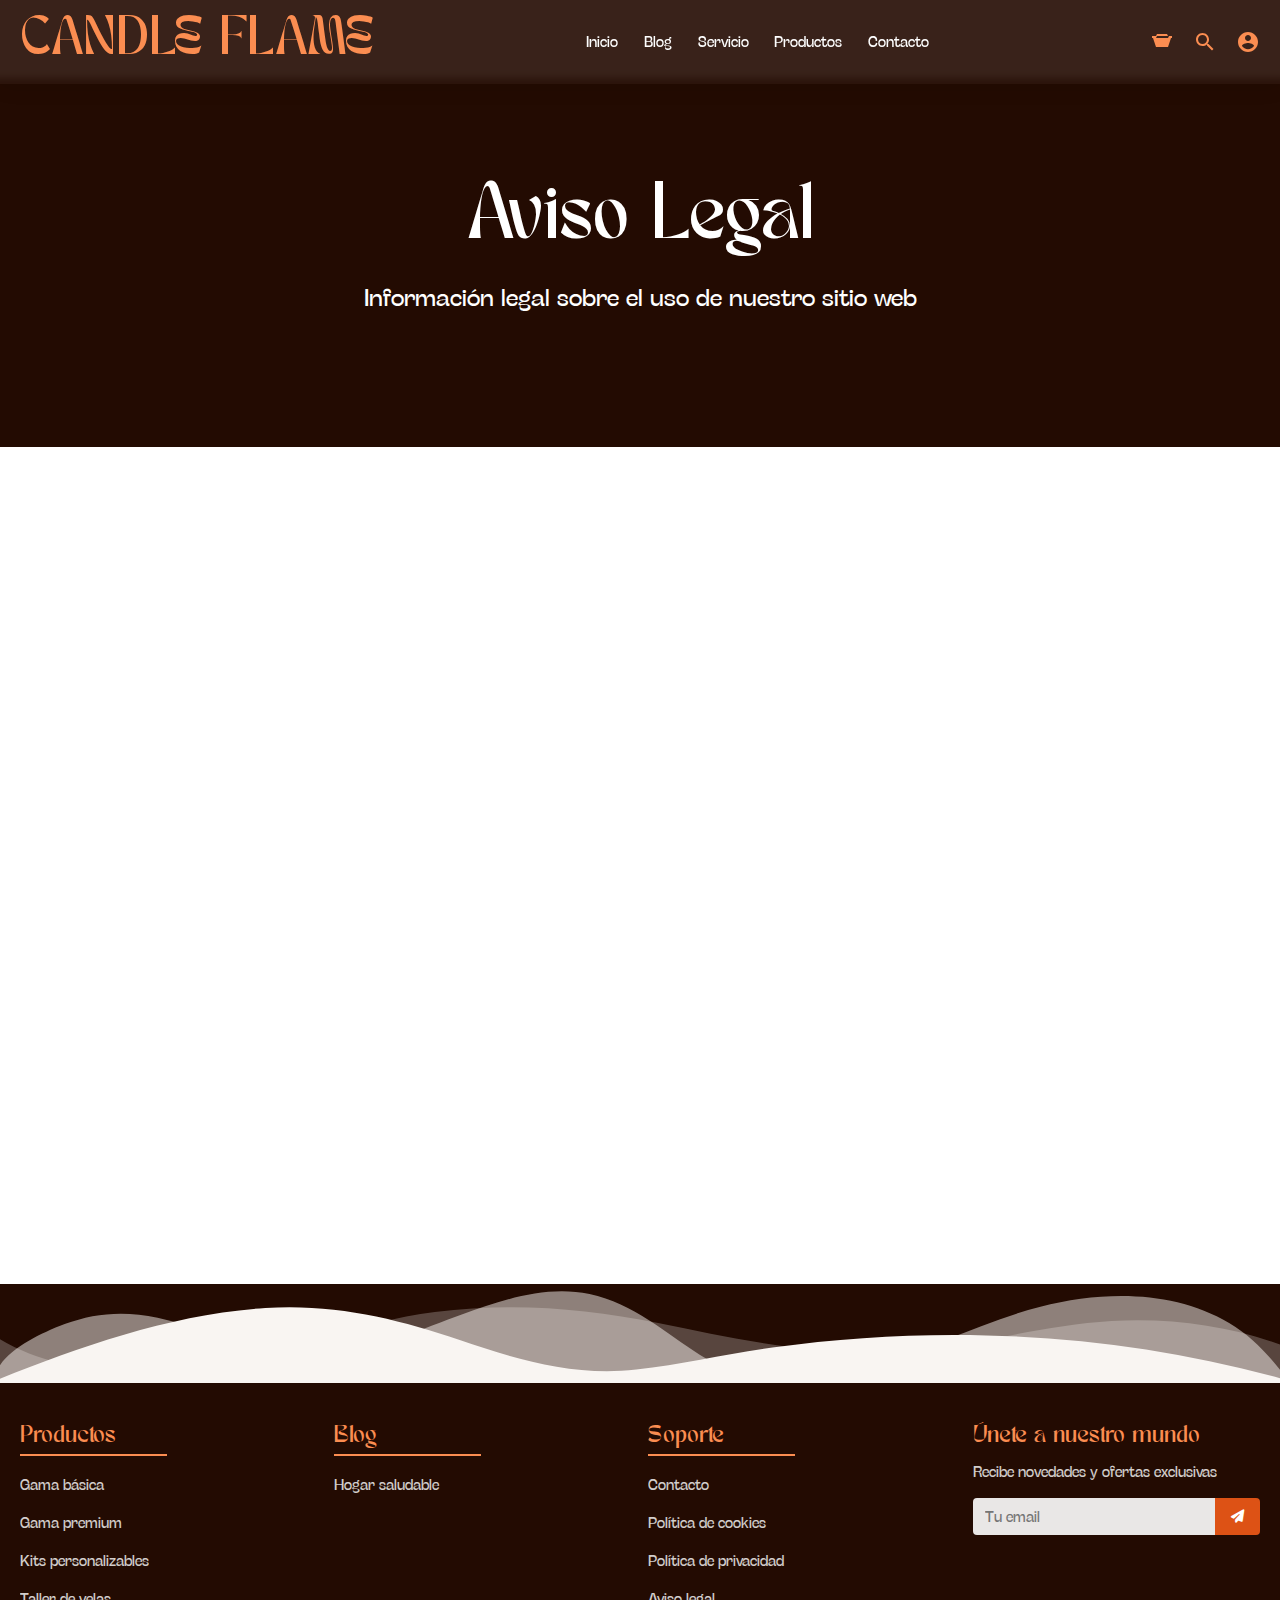
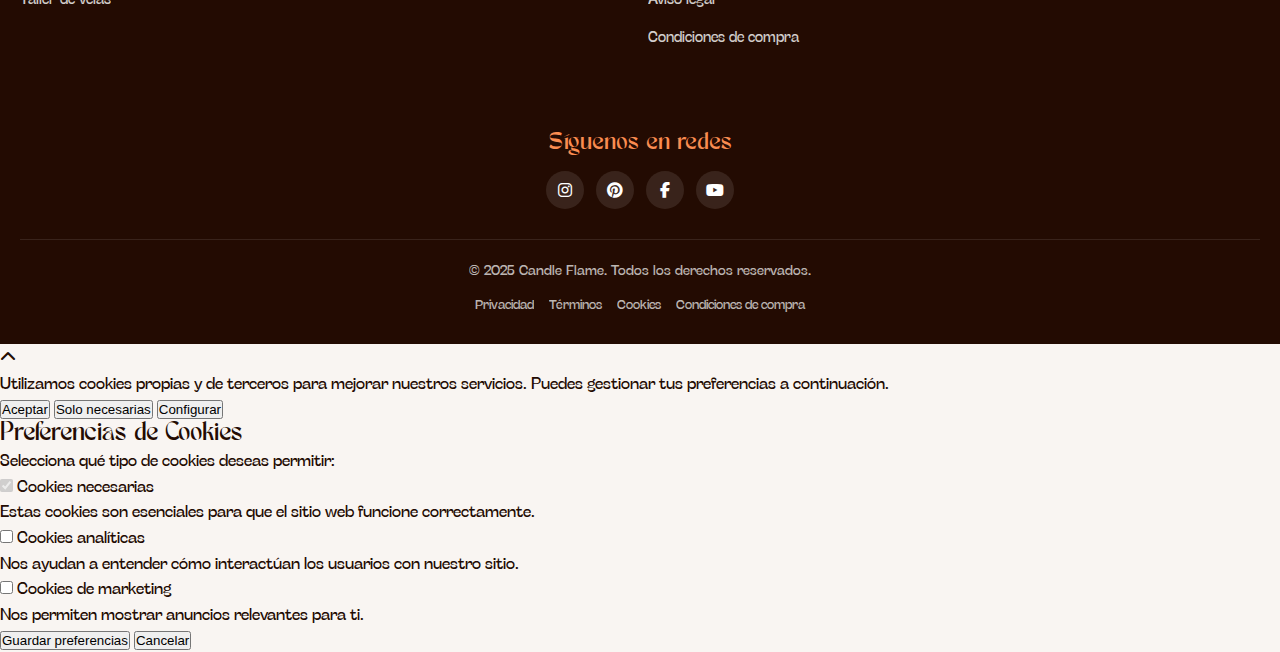
<file: aviso-legal.html>
<!DOCTYPE html>
<html lang="es">
  <head>
    <meta charset="UTF-8" />
    <meta
      name="viewport"
      content="width=device-width, initial-scale=1.0, minimum-scale=1.0, maximum-scale=1.0, user-scalable=no, viewport-fit=cover"
    />
    <meta name="author" content="Yeray Garrido Linares" />
    <meta name="description" content="Aviso Legal de Candle Flame - Velas artesanales premium" />
    <link rel="stylesheet" href="assets/css/FontAwesome/css/all.min.css" />
    <link rel="stylesheet" href="styles.css" />
    <link rel="stylesheet" href="assets/css/pages/paginas-legales/legal.css" />
    <script defer src="scripts.js"></script>
    <script defer src="assets/js/pages/paginas-legales/legal.js"></script>
    <link rel="icon" href="favicon.ico" type="image/x-icon" />
    <title>Candle Flame - Aviso Legal</title>
  </head>
  <body class="legal-page">
    <!-- ********************************************* -->
    <!-- **************** HEADER ******************** -->
    <!-- ********************************************* -->
    <header>
      <div class="header_container">
        <div class="header_logo">
          <a href="index.html"><h1>Candle Flame</h1></a>
        </div>
        <button class="mobile-menu-button" aria-label="Menú móvil">
          <i class="fas fa-bars"></i>
        </button>
        <nav class="header_nav">
          <a class="header_link" href="index.html">Inicio</a>
          <a class="header_link" href="#">Blog</a>
          <a class="header_link" href="servicio.html">Servicio</a>
          <a class="header_link" href="#">Productos</a>
          <a class="header_link" href="#">Contacto</a>
          <div class="mobile-icons">
            <a href="#" aria-label="Carrito"><i class="icon-cart"></i></a>
            <a href="#" aria-label="Buscar"><i class="icon-search"></i></a>
            <a href="#" aria-label="Cuenta"><i class="icon-account"></i></a>
          </div>
        </nav>
        <div class="header_container_icons">
          <a class="header_link icon-cart" href="#" aria-label="Carrito"></a>
          <a class="header_link icon-search" href="#" aria-label="Buscar"></a>
          <a class="header_link icon-account" href="#" aria-label="Cuenta"></a>
        </div>
      </div>
    </header>

    <main>
      <!-- ********************************************* -->
      <!-- ************** HERO SECTION *************** -->
      <!-- ********************************************* -->
      <section class="hero-simple">
        <div class="hero-simple-content">
          <h1>Aviso Legal</h1>
          <p>Información legal sobre el uso de nuestro sitio web</p>
        </div>
      </section>

      <!-- ********************************************* -->
      <!-- ************** SECCIÓN LEGAL ************** -->
      <!-- ********************************************* -->
      <section id="legal-section" class="legal-section">
        <div class="legal-container">
          <article class="legal-article animate-slide">
            <div class="article-header">
              <h3><i class="fas fa-balance-scale"></i> Datos identificativos</h3>
              <div class="article-icon"></div>
            </div>
            <div class="article-content">
              <p>
                CANDLE FLAME, con domicilio en Av. de Vila Real, 1, 12006 Castellón de la Plana, Castellón, y correo electrónico
                <a href="mailto:informacion@candleflame.es">informacion@candleflame.es</a>, es titular de este sitio web, cuyo uso se rige
                por el presente aviso legal.
              </p>
              <div class="legal-details">
                <div class="detail-card">
                  <i class="fas fa-id-card"></i>
                  <span>NIF/CIF: B12000000</span>
                </div>
                <div class="detail-card">
                  <i class="fas fa-book"></i>
                  <span>Registro Mercantil de Castellón, Tomo 1234, Folio 56, Hoja M-12345</span>
                </div>
              </div>
            </div>
          </article>

          <article class="legal-article animate-slide">
            <div class="article-header">
              <h3><i class="fas fa-file-contract"></i> Condiciones de uso</h3>
              <div class="article-icon"></div>
            </div>
            <div class="article-content">
              <p>Al acceder y utilizar este sitio, el usuario acepta cumplir con:</p>
              <ul class="styled-list">
                <li><i class="fas fa-check-circle"></i> Legislación vigente</li>
                <li><i class="fas fa-check-circle"></i> Buenas costumbres</li>
                <li><i class="fas fa-check-circle"></i> Orden público</li>
              </ul>
              <p class="highlight-box">
                Todo el contenido, diseño y código de la web son propiedad exclusiva de CANDLE FLAME, correspondiéndole su explotación.
              </p>
            </div>
          </article>

          <article class="legal-article animate-slide">
            <div class="article-header">
              <h3><i class="fas fa-exclamation-triangle"></i> Limitación de responsabilidad</h3>
              <div class="article-icon"></div>
            </div>
            <div class="article-content">
              <div class="warning-card">
                <i class="fas fa-shield-alt"></i>
                <p>
                  La empresa no se hace responsable de posibles daños derivados del uso del sitio y se reserva el derecho de modificarlo sin
                  previo aviso.
                </p>
              </div>
              <p>Además, no ejerce control sobre enlaces externos.</p>
            </div>
          </article>

          <article class="legal-article animate-slide">
            <div class="article-header">
              <h3><i class="fas fa-gavel"></i> Legislación aplicable</h3>
              <div class="article-icon"></div>
            </div>
            <div class="article-content">
              <div class="legal-map">
                <iframe
                  src="https://www.google.com/maps/embed?pb=!1m18!1m12!1m3!1d24452.763424724493!2d-0.057514429898964076!3d39.995145626639285!2m3!1f0!2f0!3f0!3m2!1i1024!2i768!4f13.1!3m3!1m2!1s0xd5fffd96168d9fb%3A0xb685c1519f9bc64a!2sJuzgados%20de%20Castell%C3%B3n!5e0!3m2!1ses!2ses!4v1746231126040!5m2!1ses!2ses"
                  style="border: 0; width: 100%; height: 100%"
                  allowfullscreen=""
                  loading="lazy"
                  referrerpolicy="no-referrer-when-downgrade"
                ></iframe>
                <span>Castellón</span>
              </div>
              <p>
                La relación entre CANDLE FLAME y el usuario se regirá por la legislación española y cualquier disputa será competencia de
                los Tribunales de Castellón, España.
              </p>
              <div class="update-info">
                <i class="fas fa-history"></i>
                <span>Última actualización: 04 de mayo de 2025</span>
              </div>
            </div>
          </article>
        </div>
      </section>
    </main>

    <!-- ********************************************* -->
    <!-- **************** FOOTER ******************** -->
    <!-- ********************************************* -->
    <footer>
      <div class="footer-wave"></div>
      <div class="footer-content">
        <div class="footer-main">
          <div class="footer-links">
            <div class="links-group">
              <h4>Productos</h4>
              <ul>
                <li><a href="#">Gama básica</a></li>
                <li><a href="#">Gama premium</a></li>
                <li><a href="#">Kits personalizables</a></li>
                <li><a href="#">Taller de velas</a></li>
              </ul>
            </div>

            <div class="links-group">
              <h4>Blog</h4>
              <ul>
                <li><a href="#">Hogar saludable</a></li>
              </ul>
            </div>

            <div class="links-group">
              <h4>Soporte</h4>
              <ul>
                <li><a href="#">Contacto</a></li>
                <li><a href="politica-cookies.html">Política de cookies</a></li>
                <li><a href="privacidad.html">Política de privacidad</a></li>
                <li><a href="aviso-legal.html">Aviso legal</a></li>
                <li><a href="condiciones-compra.html">Condiciones de compra</a></li>
              </ul>
            </div>
          </div>

          <div class="footer-newsletter">
            <h4>Únete a nuestro mundo</h4>
            <p>Recibe novedades y ofertas exclusivas</p>
            <form class="newsletter-form">
              <input type="email" placeholder="Tu email" required />
              <button type="submit">
                <i class="fas fa-paper-plane"></i>
              </button>
            </form>
          </div>

          <div class="footer-social-container">
            <h4 class="footer-social-title">Síguenos en redes</h4>
            <div class="footer-social">
              <a href="#" aria-label="Instagram"><i class="fab fa-instagram"></i></a>
              <a href="#" aria-label="Pinterest"><i class="fab fa-pinterest"></i></a>
              <a href="#" aria-label="Facebook"><i class="fab fa-facebook-f"></i></a>
              <a href="#" aria-label="Youtube"><i class="fab fa-youtube"></i></a>
            </div>
          </div>
        </div>

        <div class="footer-legal">
          <p>&copy; 2025 Candle Flame. Todos los derechos reservados.</p>
          <div class="legal-links">
            <a href="privacidad.html">Privacidad</a>
            <a href="aviso-legal.html">Términos</a>
            <a href="politica-cookies.html">Cookies</a>
            <a href="condiciones-compra.html">Condiciones de compra</a>
          </div>
        </div>
      </div>
    </footer>
    <!-- ********************************************* -->
    <!-- ************** BOTÓN VOLVER ARRIBA ********* -->
    <!-- ********************************************* -->
    <div id="back-to-top" class="back-to-top">
      <i class="fas fa-chevron-up"></i>
    </div>

    <!-- ********************************************* -->
    <!-- ************* Barra de Cookies ************** -->
    <!-- ********************************************* -->
    <div id="cookie-bar" class="cookie-bar">
      <div class="cookie-content">
        <div class="cookie-text">
          <p>Utilizamos cookies propias y de terceros para mejorar nuestros servicios. Puedes gestionar tus preferencias a continuación.</p>
        </div>
        <div class="cookie-buttons">
          <button id="cookie-accept-all" class="cookie-button accept-all">Aceptar</button>
          <button id="cookie-accept-necessary" class="cookie-button accept-necessary">Solo necesarias</button>
          <button id="cookie-configure" class="cookie-button configure">Configurar</button>
        </div>
      </div>
    </div>

    <!-- Configuración de Cookies -->
    <div id="cookie-modal" class="cookie-modal">
      <div class="modal-content">
        <h3>Preferencias de Cookies</h3>
        <p>Selecciona qué tipo de cookies deseas permitir:</p>

        <div class="cookie-option">
          <div class="option-header">
            <input type="checkbox" id="necessary-cookies" checked disabled />
            <label for="necessary-cookies">Cookies necesarias</label>
          </div>
          <p class="option-description">Estas cookies son esenciales para que el sitio web funcione correctamente.</p>
        </div>

        <div class="cookie-option">
          <div class="option-header">
            <input type="checkbox" id="analytics-cookies" />
            <label for="analytics-cookies">Cookies analíticas</label>
          </div>
          <p class="option-description">Nos ayudan a entender cómo interactúan los usuarios con nuestro sitio.</p>
        </div>

        <div class="cookie-option">
          <div class="option-header">
            <input type="checkbox" id="marketing-cookies" />
            <label for="marketing-cookies">Cookies de marketing</label>
          </div>
          <p class="option-description">Nos permiten mostrar anuncios relevantes para ti.</p>
        </div>

        <div class="modal-buttons">
          <button id="cookie-save" class="cookie-button save">Guardar preferencias</button>
          <button id="cookie-cancel" class="cookie-button cancel">Cancelar</button>
        </div>
      </div>
    </div>
  </body>
</html>
</file>
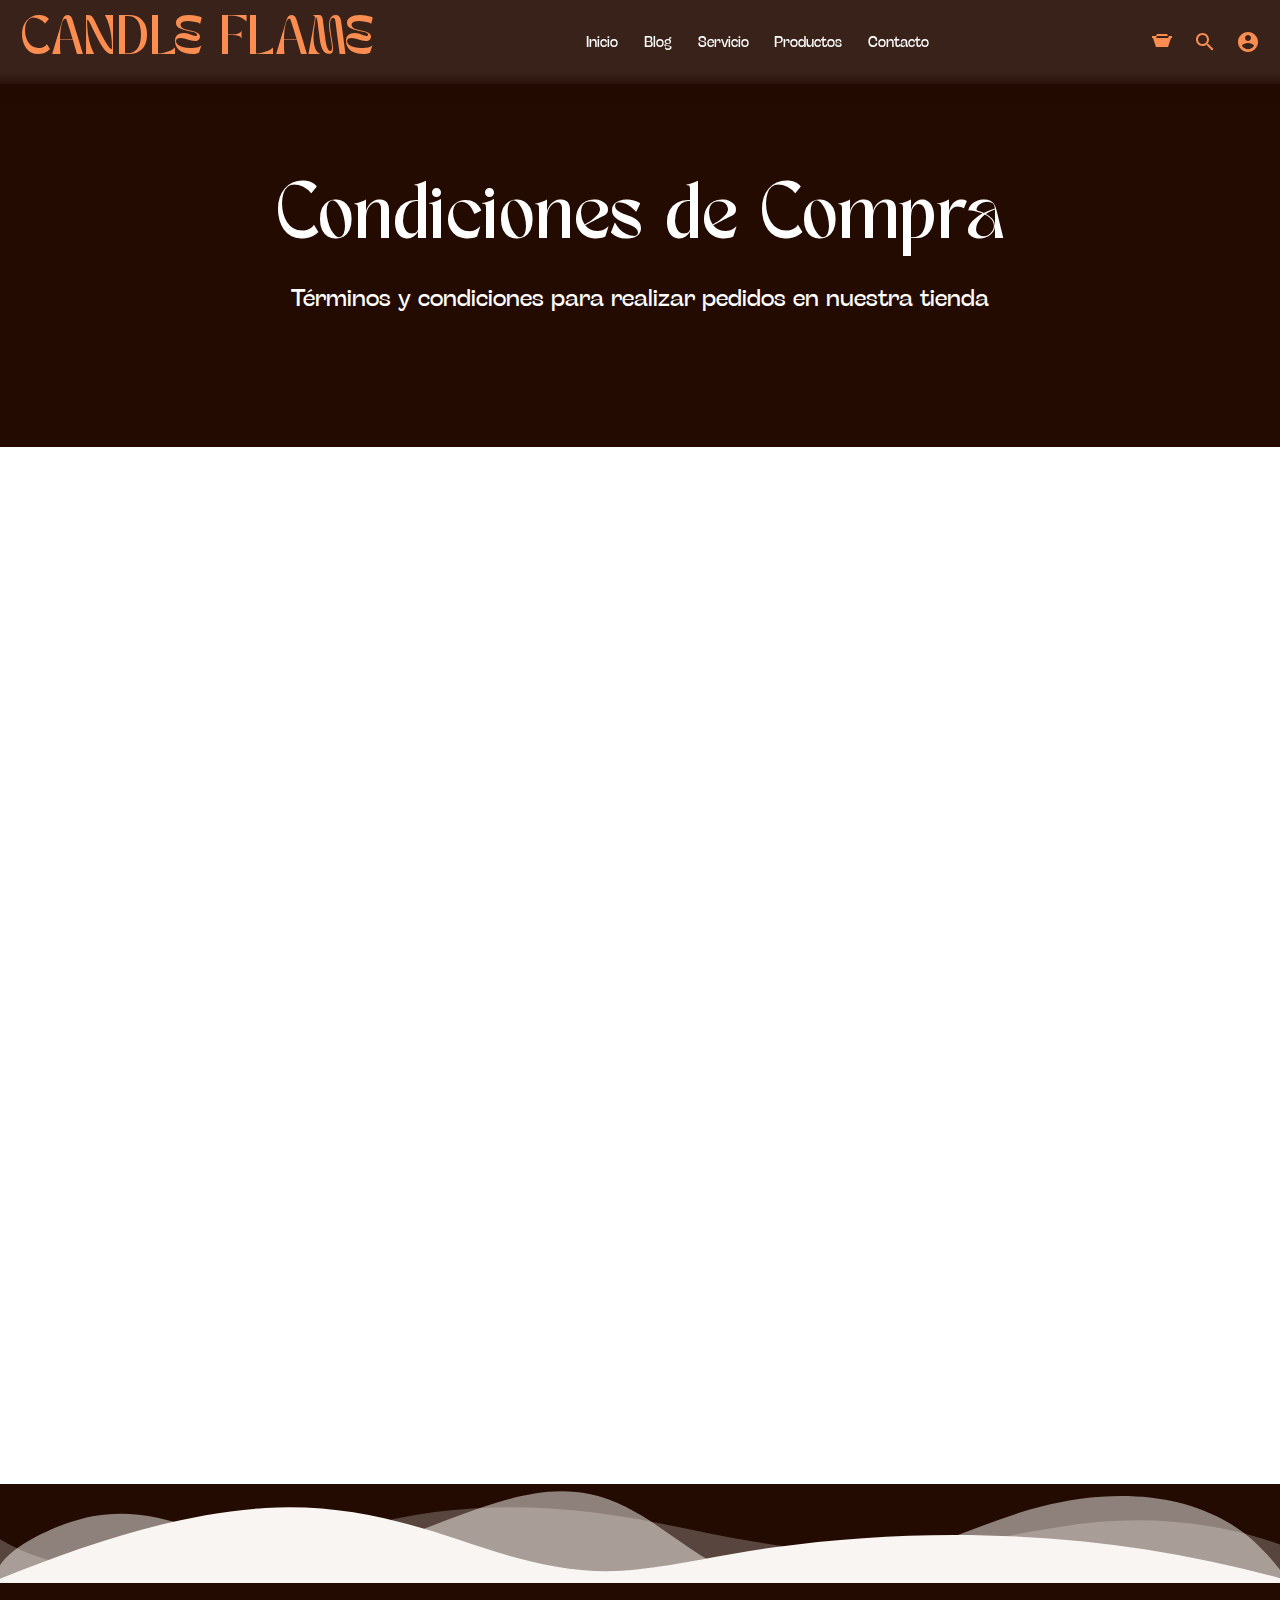
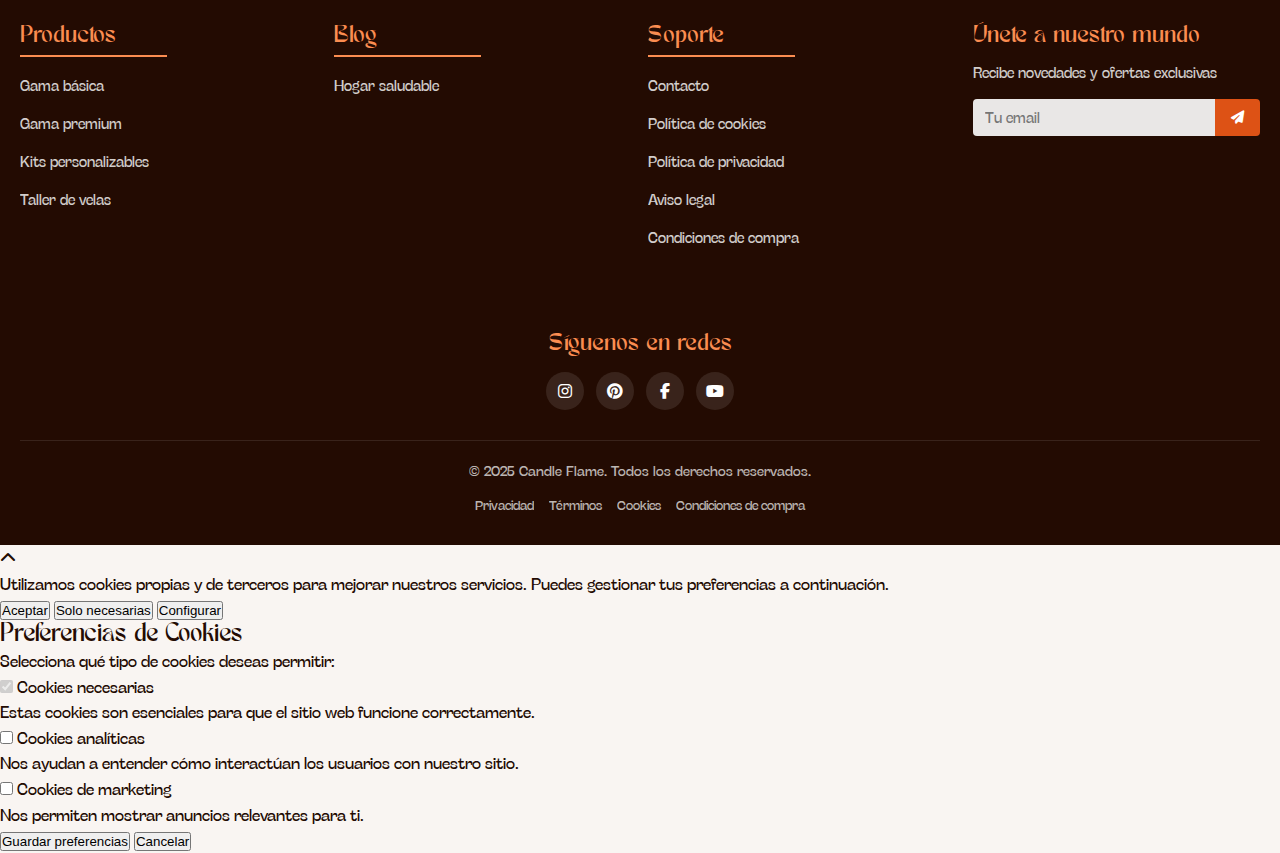
<file: condiciones-compra.html>
<!DOCTYPE html>
<html lang="es">
  <head>
    <meta charset="UTF-8" />
    <meta
      name="viewport"
      content="width=device-width, initial-scale=1.0, minimum-scale=1.0, maximum-scale=1.0, user-scalable=no, viewport-fit=cover"
    />
    <meta name="author" content="Yeray Garrido Linares" />
    <meta name="description" content="Condiciones de Compra de Candle Flame - Velas artesanales premium" />
    <link rel="stylesheet" href="assets/css/FontAwesome/css/all.min.css" />
    <link rel="stylesheet" href="styles.css" />
    <link rel="stylesheet" href="assets/css/pages/paginas-legales/legal.css" />
    <script defer src="scripts.js"></script>
    <script defer src="assets/js/pages/paginas-legales/legal.js"></script>
    <link rel="icon" href="favicon.ico" type="image/x-icon" />
    <title>Candle Flame - Condiciones de Compra</title>
  </head>
  <body>
    <!-- ********************************************* -->
    <!-- **************** HEADER ******************** -->
    <!-- ********************************************* -->
    <header>
      <div class="header_container">
        <div class="header_logo">
          <a href="index.html"><h1>Candle Flame</h1></a>
        </div>
        <button class="mobile-menu-button" aria-label="Menú móvil">
          <i class="fas fa-bars"></i>
        </button>
        <nav class="header_nav">
          <a class="header_link" href="index.html">Inicio</a>
          <a class="header_link" href="#">Blog</a>
          <a class="header_link" href="servicio.html">Servicio</a>
          <a class="header_link" href="#">Productos</a>
          <a class="header_link" href="#">Contacto</a>
          <div class="mobile-icons">
            <a href="#" aria-label="Carrito"><i class="icon-cart"></i></a>
            <a href="#" aria-label="Buscar"><i class="icon-search"></i></a>
            <a href="#" aria-label="Cuenta"><i class="icon-account"></i></a>
          </div>
        </nav>
        <div class="header_container_icons">
          <a class="header_link icon-cart" href="#" aria-label="Carrito"></a>
          <a class="header_link icon-search" href="#" aria-label="Buscar"></a>
          <a class="header_link icon-account" href="#" aria-label="Cuenta"></a>
        </div>
      </div>
    </header>

    <main>
      <!-- ********************************************* -->
      <!-- ************** HERO SECTION *************** -->
      <!-- ********************************************* -->
      <section class="hero-simple">
        <div class="hero-simple-content">
          <h1>Condiciones de Compra</h1>
          <p>Términos y condiciones para realizar pedidos en nuestra tienda</p>
        </div>
      </section>

      <!-- ********************************************* -->
      <!-- ************** SECCIÓN COMPRAS *********** -->
      <!-- ********************************************* -->
      <section id="legal-section" class="legal-section">
        <div class="legal-container">
          <article class="legal-article animate-slide">
            <div class="article-header">
              <h3><i class="fas fa-shopping-cart"></i> Proceso de compra</h3>
              <div class="article-icon"></div>
            </div>
            <div class="article-content">
              <p>El proceso de compra en nuestra tienda online es sencillo y seguro:</p>
              <ol class="styled-list">
                <li><i class="fas fa-search"></i> Selecciona los productos que deseas</li>
                <li><i class="fas fa-cart-plus"></i> Añádelos al carrito de compra</li>
                <li><i class="fas fa-truck"></i> Proporciona la información de envío y facturación</li>
                <li><i class="fas fa-credit-card"></i> Realiza el pago mediante nuestros métodos seguros</li>
                <li><i class="fas fa-check-circle"></i> Recibe la confirmación por correo electrónico</li>
              </ol>

              <div class="legal-details">
                <div class="detail-card">
                  <i class="fab fa-cc-stripe"></i>
                  <span>Aceptamos pagos con Stripe</span>
                </div>
                <div class="detail-card">
                  <i class="fab fa-cc-paypal"></i>
                  <span>Pagos a través de PayPal</span>
                </div>
                <div class="detail-card">
                  <i class="fas fa-university"></i>
                  <span>Transferencia bancaria</span>
                </div>
              </div>
            </div>
          </article>

          <article class="legal-article animate-slide">
            <div class="article-header">
              <h3><i class="fas fa-box-open"></i> Envíos y disponibilidad</h3>
              <div class="article-icon"></div>
            </div>
            <div class="article-content">
              <div class="highlight-box">
                <p>
                  Los productos se enviarán a la dirección proporcionada, aunque nos reservamos el derecho de rechazar pedidos a
                  determinadas direcciones.
                </p>
              </div>

              <ul class="styled-list">
                <li><i class="fas fa-tag"></i> Los precios pueden cambiar pero no afectan a pedidos confirmados</li>
                <li><i class="fas fa-cubes"></i> Todos los pedidos están sujetos a disponibilidad de stock</li>
                <li><i class="fas fa-exchange-alt"></i> En caso de falta de stock, ofrecemos productos sustitutos</li>
                <li><i class="fas fa-percentage"></i> Todos los precios incluyen IVA según legislación vigente</li>
              </ul>

              <div class="warning-card">
                <i class="fas fa-exclamation-circle"></i>
                <p>
                  Los tiempos de entrega pueden variar según la ubicación y disponibilidad del producto. Consulta los plazos estimados
                  durante el proceso de compra.
                </p>
              </div>
            </div>
          </article>

          <article class="legal-article animate-slide">
            <div class="article-header">
              <h3><i class="fas fa-undo"></i> Devoluciones y garantías</h3>
              <div class="article-icon"></div>
            </div>
            <div class="article-content">
              <p>Nuestra política de devoluciones:</p>

              <div class="legal-details">
                <div class="detail-card">
                  <i class="fas fa-calendar-alt"></i>
                  <span>14 días para devoluciones desde la recepción</span>
                </div>
                <div class="detail-card">
                  <i class="fas fa-box"></i>
                  <span>Producto debe estar en perfecto estado y embalaje original</span>
                </div>
                <div class="detail-card">
                  <i class="fas fa-euro-sign"></i>
                  <span>Reembolsos se procesarán en el mismo método de pago</span>
                </div>
              </div>

              <div class="highlight-box">
                <p>
                  Para productos defectuosos, contacta con nuestro servicio al cliente en
                  <a href="mailto:atencioncliente@candleflame.es">atencioncliente@candleflame.es</a>
                  dentro de los 30 días posteriores a la recepción.
                </p>
              </div>
            </div>
          </article>

          <article class="legal-article animate-slide">
            <div class="article-header">
              <h3><i class="fas fa-gavel"></i> Resolución de disputas</h3>
              <div class="article-icon"></div>
            </div>
            <div class="article-content">
              <p>
                En caso de disputa, los usuarios pueden recurrir a la plataforma de resolución de litigios en línea (ODR) de la Unión
                Europea:
              </p>

              <div class="legal-details">
                <div class="detail-card">
                  <i class="fas fa-globe-europe"></i>
                  <span><a href="http://ec.europa.eu/consumers/odr/" target="_blank">Plataforma ODR de la UE</a></span>
                </div>
              </div>

              <div class="warning-card">
                <i class="fas fa-info-circle"></i>
                <p>
                  Queremos aclarar que no estamos obligados ni dispuestos a participar en procedimientos de resolución de disputas ante una
                  junta de arbitraje de consumidores.
                </p>
              </div>

              <div class="update-info">
                <i class="fas fa-history"></i>
                <span>Última actualización: 04 de mayo de 2025</span>
              </div>
            </div>
          </article>
        </div>
      </section>
    </main>

    <!-- ********************************************* -->
    <!-- **************** FOOTER ******************** -->
    <!-- ********************************************* -->
    <footer>
      <div class="footer-wave"></div>
      <div class="footer-content">
        <div class="footer-main">
          <div class="footer-links">
            <div class="links-group">
              <h4>Productos</h4>
              <ul>
                <li><a href="#">Gama básica</a></li>
                <li><a href="#">Gama premium</a></li>
                <li><a href="#">Kits personalizables</a></li>
                <li><a href="#">Taller de velas</a></li>
              </ul>
            </div>

            <div class="links-group">
              <h4>Blog</h4>
              <ul>
                <li><a href="#">Hogar saludable</a></li>
              </ul>
            </div>

            <div class="links-group">
              <h4>Soporte</h4>
              <ul>
                <li><a href="#">Contacto</a></li>
                <li><a href="politica-cookies.html">Política de cookies</a></li>
                <li><a href="privacidad.html">Política de privacidad</a></li>
                <li><a href="aviso-legal.html">Aviso legal</a></li>
                <li><a href="condiciones-compra.html">Condiciones de compra</a></li>
              </ul>
            </div>
          </div>

          <div class="footer-newsletter">
            <h4>Únete a nuestro mundo</h4>
            <p>Recibe novedades y ofertas exclusivas</p>
            <form class="newsletter-form">
              <input type="email" placeholder="Tu email" required />
              <button type="submit">
                <i class="fas fa-paper-plane"></i>
              </button>
            </form>
          </div>

          <div class="footer-social-container">
            <h4 class="footer-social-title">Síguenos en redes</h4>
            <div class="footer-social">
              <a href="#" aria-label="Instagram"><i class="fab fa-instagram"></i></a>
              <a href="#" aria-label="Pinterest"><i class="fab fa-pinterest"></i></a>
              <a href="#" aria-label="Facebook"><i class="fab fa-facebook-f"></i></a>
              <a href="#" aria-label="Youtube"><i class="fab fa-youtube"></i></a>
            </div>
          </div>
        </div>

        <div class="footer-legal">
          <p>&copy; 2025 Candle Flame. Todos los derechos reservados.</p>
          <div class="legal-links">
            <a href="privacidad.html">Privacidad</a>
            <a href="aviso-legal.html">Términos</a>
            <a href="politica-cookies.html">Cookies</a>
            <a href="condiciones-compra.html">Condiciones de compra</a>
          </div>
        </div>
      </div>
    </footer>

    <!-- ********************************************* -->
    <!-- ************** BOTÓN VOLVER ARRIBA ********* -->
    <!-- ********************************************* -->
    <div id="back-to-top" class="back-to-top">
      <i class="fas fa-chevron-up"></i>
    </div>

    <!-- ********************************************* -->
    <!-- ************* Barra de Cookies ************** -->
    <!-- ********************************************* -->
    <div id="cookie-bar" class="cookie-bar">
      <div class="cookie-content">
        <div class="cookie-text">
          <p>Utilizamos cookies propias y de terceros para mejorar nuestros servicios. Puedes gestionar tus preferencias a continuación.</p>
        </div>
        <div class="cookie-buttons">
          <button id="cookie-accept-all" class="cookie-button accept-all">Aceptar</button>
          <button id="cookie-accept-necessary" class="cookie-button accept-necessary">Solo necesarias</button>
          <button id="cookie-configure" class="cookie-button configure">Configurar</button>
        </div>
      </div>
    </div>

    <!-- Configuración de Cookies -->
    <div id="cookie-modal" class="cookie-modal">
      <div class="modal-content">
        <h3>Preferencias de Cookies</h3>
        <p>Selecciona qué tipo de cookies deseas permitir:</p>

        <div class="cookie-option">
          <div class="option-header">
            <input type="checkbox" id="necessary-cookies" checked disabled />
            <label for="necessary-cookies">Cookies necesarias</label>
          </div>
          <p class="option-description">Estas cookies son esenciales para que el sitio web funcione correctamente.</p>
        </div>

        <div class="cookie-option">
          <div class="option-header">
            <input type="checkbox" id="analytics-cookies" />
            <label for="analytics-cookies">Cookies analíticas</label>
          </div>
          <p class="option-description">Nos ayudan a entender cómo interactúan los usuarios con nuestro sitio.</p>
        </div>

        <div class="cookie-option">
          <div class="option-header">
            <input type="checkbox" id="marketing-cookies" />
            <label for="marketing-cookies">Cookies de marketing</label>
          </div>
          <p class="option-description">Nos permiten mostrar anuncios relevantes para ti.</p>
        </div>

        <div class="modal-buttons">
          <button id="cookie-save" class="cookie-button save">Guardar preferencias</button>
          <button id="cookie-cancel" class="cookie-button cancel">Cancelar</button>
        </div>
      </div>
    </div>
  </body>
</html>
</file>
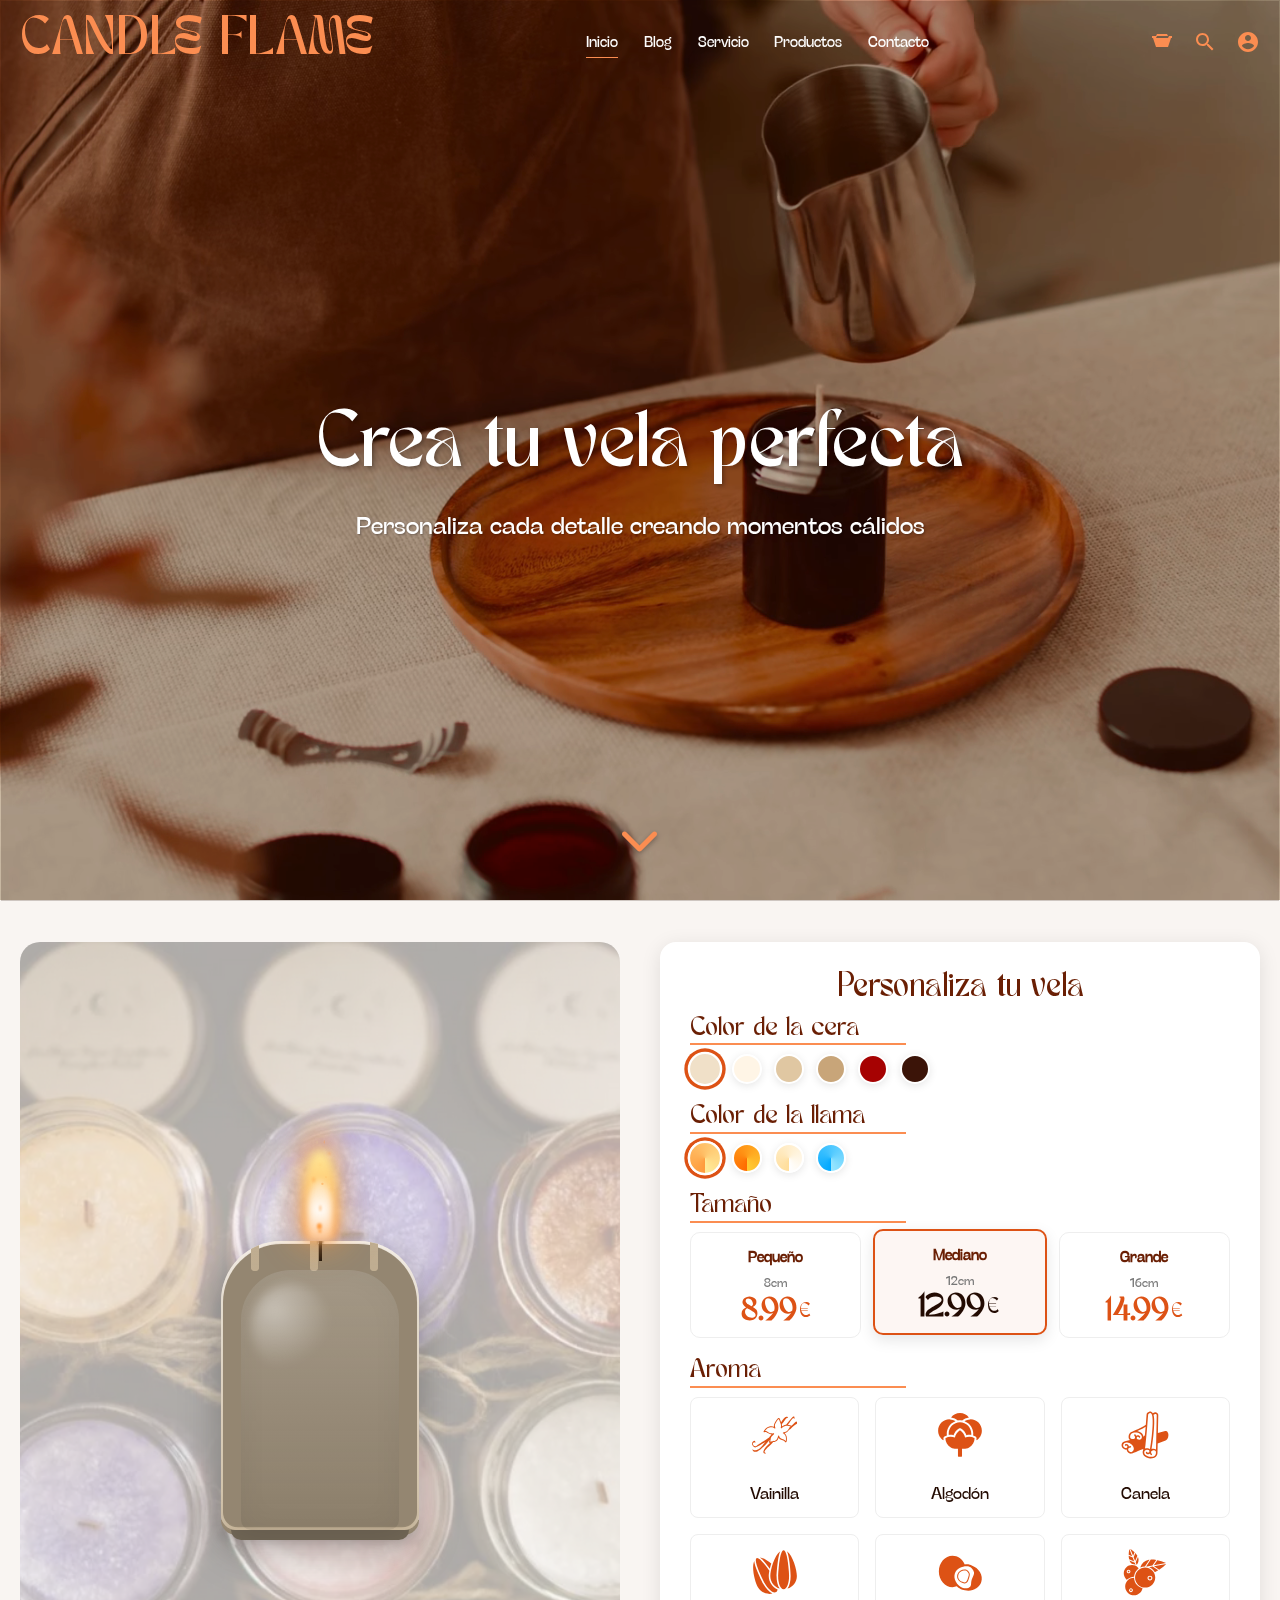
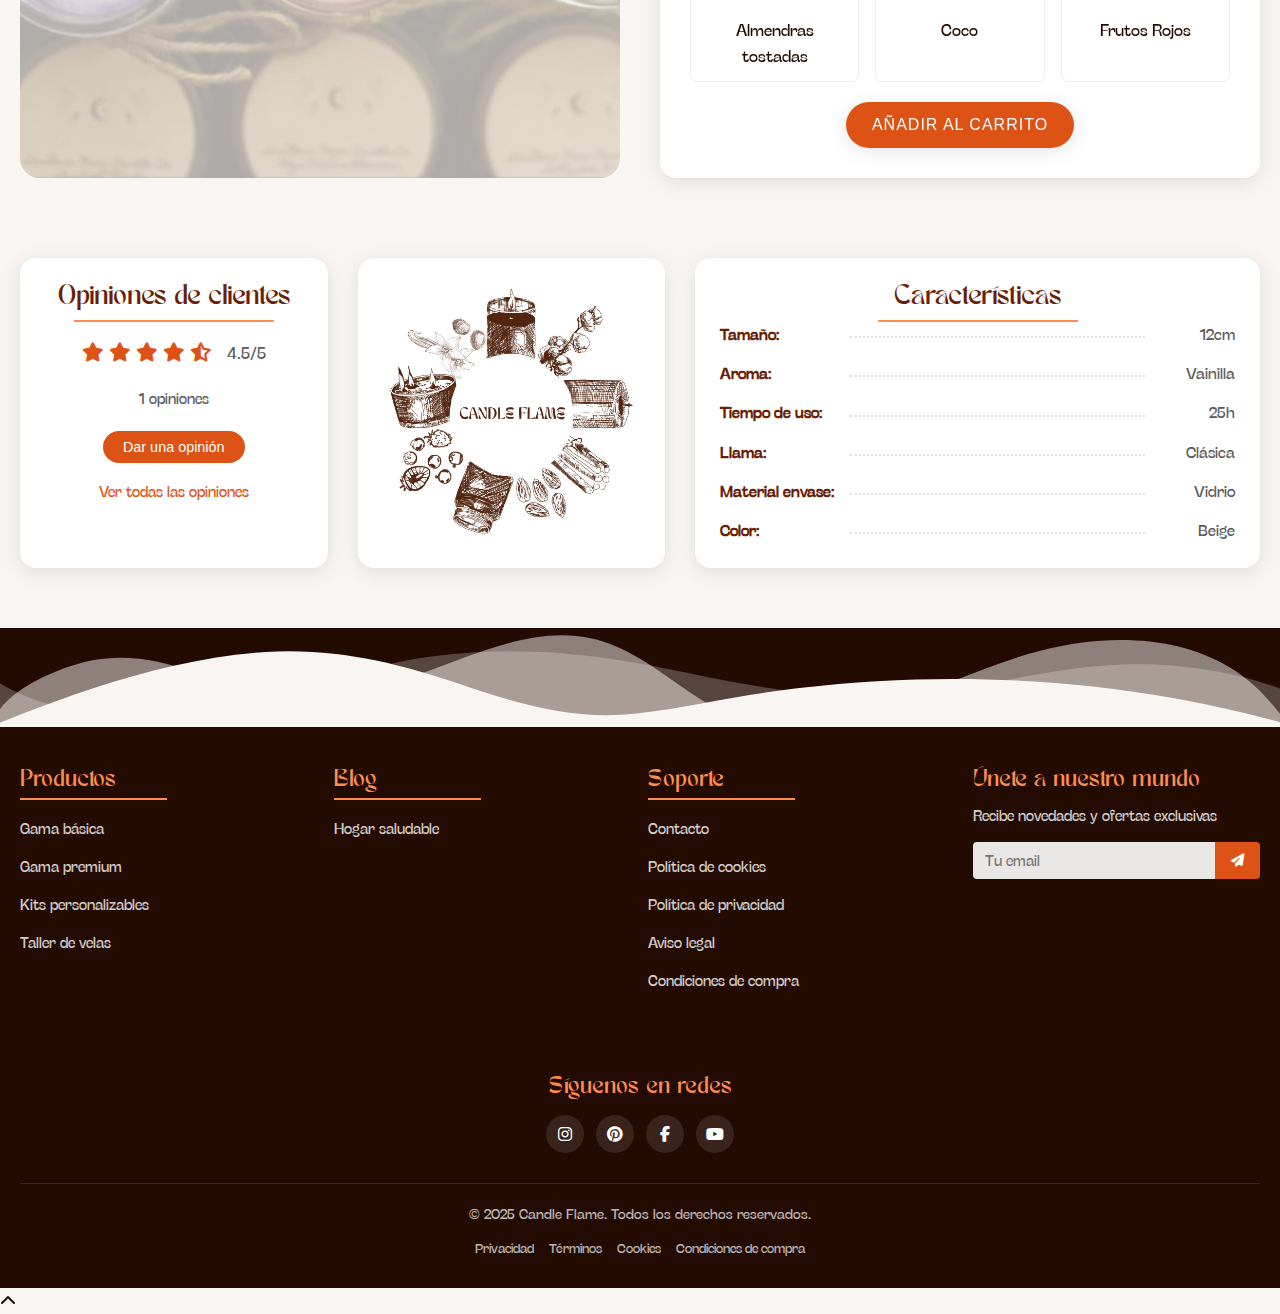
<file: personalizar.html>
<!DOCTYPE html>
<html lang="es">
  <head>
    <meta charset="UTF-8" />
    <meta
      name="viewport"
      content="width=device-width, initial-scale=1.0, minimum-scale=1.0, maximum-scale=1.0, user-scalable=no, viewport-fit=cover"
    />
    <meta name="author" content="Yeray Garrido Linares" />
    <meta name="description" content="Candle Flame - Personaliza tu vela artesanal" />
    <link rel="stylesheet" href="assets/css/FontAwesome/css/all.min.css" />
    <link rel="stylesheet" href="styles.css" />
    <link rel="stylesheet" href="assets/css/pages/personalizar/personalizar.css" />
    <script defer src="scripts.js"></script>
    <script defer src="assets/js/pages/personalizar/personalizar.js"></script>
    <script src="assets/js/AnimeJS/anime.min.js"></script>
    <link rel="icon" href="favicon.ico" type="image/x-icon" />
    <title>Candle Flame - Personalizar Vela</title>
  </head>
  <body>
    <!-- ********************************************* -->
    <!-- ************** VIDEO DE FONDO ************** -->
    <!-- ********************************************* -->
    <div class="video-container">
      <video muted loop playsinline id="background-video-desktop" autoplay>
        <source src="assets/media/video/personalizacion/Intro_Personalizar_Vela.webm" type="video/webm" />
      </video>
      <video muted loop playsinline id="background-video-mobile" autoplay>
        <source src="assets/media/video/personalizacion/Intro_Personalizar_Vela.webm" type="video/webm" />
      </video>
      <div class="video-overlay"></div>
    </div>

    <!-- ********************************************* -->
    <!-- **************** HEADER ******************** -->
    <!-- ********************************************* -->
    <header>
      <div class="header_container">
        <div class="header_logo">
          <a href="index.html"><h1>Candle Flame</h1></a>
        </div>
        <button class="mobile-menu-button" aria-label="Menú móvil">
          <i class="fas fa-bars"></i>
        </button>
        <nav class="header_nav">
          <!-- Opciones del menú -->
          <a class="header_link active" href="index.html">Inicio</a>
          <a class="header_link" href="#">Blog</a>
          <a class="header_link" href="servicio.html">Servicio</a>
          <a class="header_link" href="#">Productos</a>
          <a class="header_link" href="#">Contacto</a>

          <!-- Iconos inferiores -->
          <div class="mobile-icons">
            <a href="#" aria-label="Carrito"><i class="icon-cart"></i></a>
            <a href="#" aria-label="Buscar"><i class="icon-search"></i></a>
            <a href="#" aria-label="Cuenta"><i class="icon-account"></i></a>
          </div>
        </nav>

        <!-- Estos son los que aparecen en el header normal (no móvil) -->
        <div class="header_container_icons">
          <a class="header_link icon-cart" href="#" aria-label="Carrito"></a>
          <a class="header_link icon-search" href="#" aria-label="Buscar"></a>
          <a class="header_link icon-account" href="#" aria-label="Cuenta"></a>
        </div>
      </div>
    </header>

    <!-- ********************************************* -->
    <!-- ************** HERO SECTION *************** -->
    <!-- ********************************************* -->
    <section class="customization-hero">
      <div class="customization-hero-content hero-content">
        <h1>Crea tu vela perfecta</h1>
        <p>Personaliza cada detalle creando momentos cálidos</p>
      </div>
      <a href="#personalizar" class="scroll-down">
        <i class="fas fa-chevron-down"></i>
      </a>
    </section>

    <!-- ********************************************* -->
    <!-- ************** SECCIÓN PERSONALIZACIÓN **** -->
    <!-- ********************************************* -->
    <main id="personalizar" class="customization-section">
      <div class="customization-container">
        <!-- Candle Preview -->
        <div class="candle-preview">
          <div class="candle-background"></div>
          <div class="candle-model">
            <div class="candle-body">
              <div class="wax-drips">
                <div class="drip drip-1"></div>
                <div class="drip drip-2"></div>
                <div class="drip drip-3"></div>
              </div>
              <div class="wax-inner-layer"></div>
              <div class="wick-container">
                <div class="wick-base"></div>
                <div class="wick"></div>
              </div>
              <div class="candle-reflection"></div>
              <div class="wax-depth"></div>
            </div>
            <div class="candle-base"></div>

            <div class="candle-flame-container">
              <div class="flame-halo"></div>
              <div class="flame-layer flame-back"></div>
              <div class="flame-layer flame-main"></div>
              <div class="flame-layer flame-inner"></div>
              <div class="flame-sparks"></div>
            </div>
          </div>
        </div>

        <!-- Opciones de personalización -->
        <div class="customization-options">
          <h2>Personaliza tu vela</h2>

          <div class="option-group">
            <h3>Color de la cera</h3>
            <div class="color-options">
              <div class="color-option selected color-beige" title="Beige" data-color-light="#f8f0e5" data-color-dark="#d4c0a1"></div>
              <div class="color-option color-crema" title="Crema" data-color-light="#fff5e6" data-color-dark="#e6d5b8"></div>
              <div class="color-option color-arena" title="Arena" data-color-light="#e6d5b8" data-color-dark="#c9a87c"></div>
              <div class="color-option color-caramelo" title="Caramelo" data-color-light="#d4c0a1" data-color-dark="#b08e6b"></div>
              <div class="color-option color-rojo" title="Rojo" data-color-light="#af0000" data-color-dark="#af0000"></div>
              <div
                class="color-option color-marron-oscuro"
                title="Marrón Oscuro"
                data-color-light="#4B1C0B"
                data-color-dark="#4B1C0B"
              ></div>
            </div>
          </div>

          <div class="option-group">
            <h3>Color de la llama</h3>
            <div class="flame-color-options">
              <div
                class="flame-color-option selected flame-clasica"
                title="Clásica"
                data-flame-primary="#ff9a3c"
                data-flame-secondary="#ffeb99"
                data-flame-glow="rgba(255, 154, 60, 0.4)"
              ></div>
              <div
                class="flame-color-option flame-ambar"
                title="Ámbar"
                data-flame-primary="#ff6b00"
                data-flame-secondary="#ffcc33"
                data-flame-glow="rgba(255, 107, 0, 0.4)"
              ></div>
              <div
                class="flame-color-option flame-blanca"
                title="Blanca"
                data-flame-primary="#ffdd99"
                data-flame-secondary="#ffffff"
                data-flame-glow="rgba(255, 221, 153, 0.4)"
              ></div>
              <div
                class="flame-color-option flame-azulada"
                title="Azulada"
                data-flame-primary="#00a8ff"
                data-flame-secondary="#99e6ff"
                data-flame-glow="rgba(0, 168, 255, 0.4)"
              ></div>
            </div>
          </div>

          <div class="option-group">
            <h3>Tamaño</h3>
            <div class="size-options">
              <div class="size-option" data-scale="0.8">
                <div>Pequeño</div>
                <small>8cm</small>
                <div class="size-price">
                  <span class="price-amount">8.99</span>
                  <span class="price-currency">€</span>
                </div>
              </div>
              <div class="size-option selected" data-scale="1">
                <div>Mediano</div>
                <small>12cm</small>
                <div class="size-price">
                  <span class="price-amount">12.99</span>
                  <span class="price-currency">€</span>
                </div>
              </div>
              <div class="size-option" data-scale="1.2">
                <div>Grande</div>
                <small>16cm</small>
                <div class="size-price">
                  <span class="price-amount">14.99</span>
                  <span class="price-currency">€</span>
                </div>
              </div>
            </div>
          </div>

          <div class="option-group">
            <h3>Aroma</h3>
            <!-- Vainilla -->
            <div class="scent-options">
              <div class="scent-option" data-scent="vainilla" data-bg-image="../../../media/img/personalizacion/aromas/vainilla.jpg">
                <div class="scent-icon"><i class="icon-vanilla"></i></div>
                <div>Vainilla</div>
              </div>

              <!-- Algodón -->
              <div class="scent-option" data-scent="algodon" data-bg-image="../../../media/img/personalizacion/aromas/algodon.jpg">
                <div class="scent-icon"><i class="icon-cotton"></i></div>
                <div>Algodón</div>
              </div>

              <!-- Canela -->
              <div class="scent-option" data-scent="canela" data-bg-image="../../../media/img/personalizacion/aromas/canela.jpg">
                <div class="scent-icon"><i class="icon-cinnamon"></i></div>
                <div>Canela</div>
              </div>

              <!-- Almendras -->
              <div
                class="scent-option"
                data-scent="almendras-tostadas"
                data-bg-image="../../../media/img/personalizacion/aromas/almendras.jpg"
              >
                <div class="scent-icon"><i class="icon-almond"></i></div>
                <div>Almendras tostadas</div>
              </div>

              <!-- Coco -->
              <div class="scent-option" data-scent="coco" data-bg-image="../../../media/img/personalizacion/aromas/coco.jpg">
                <div class="scent-icon"><i class="icon-coconut"></i></div>
                <div>Coco</div>
              </div>

              <!-- Frutos Rojos -->
              <div
                class="scent-option"
                data-scent="frutos-rojos"
                data-bg-image="../../../media/img/personalizacion/aromas/frutos-rojos.jpg"
              >
                <div class="scent-icon"><i class="icon-berries"></i></div>
                <div>Frutos Rojos</div>
              </div>
            </div>
          </div>

          <button class="cta-button">Añadir al carrito</button>
        </div>
      </div>
    </main>

    <!-- ********************************************* -->
    <!-- ************** SECCIÓN DETALLES ************* -->
    <!-- ********************************************* -->
    <section class="product-details-section">
      <div class="product-details-container">
        <!-- Opiniones -->
        <div class="reviews-box">
          <h3>Opiniones de clientes</h3>
          <div class="rating">
            <div class="stars">
              <i class="fas fa-star"></i>
              <i class="fas fa-star"></i>
              <i class="fas fa-star"></i>
              <i class="fas fa-star"></i>
              <i class="fas fa-star-half-alt"></i>
              <span>4.5/5</span>
            </div>
          </div>
          <p class="review-count">1 opiniones</p>
          <button class="review-button">Dar una opinión</button>
          <div class="all-reviews-link">
            <a href="#">Ver todas las opiniones</a>
          </div>
        </div>

        <!-- Foto del producto -->
        <div class="product-image-box">
          <img src="assets/media/img/personalizacion/seccion_aromas/Imagen.seccion.png" alt="Vela personalizada" />
        </div>

        <!-- Características -->
        <div class="features-box">
          <h3>Características</h3>
          <div class="feature-specs">
            <div class="spec-row">
              <span class="spec-name">Tamaño:</span>
              <span class="spec-dots"></span>
              <span class="spec-value" id="feature-size">12cm</span>
            </div>
            <div class="spec-row">
              <span class="spec-name">Aroma:</span>
              <span class="spec-dots"></span>
              <span class="spec-value" id="feature-scent">Vainilla</span>
            </div>
            <div class="spec-row">
              <span class="spec-name">Tiempo de uso:</span>
              <span class="spec-dots"></span>
              <span class="spec-value" id="feature-burn-time">25h</span>
            </div>
            <div class="spec-row">
              <span class="spec-name">Llama:</span>
              <span class="spec-dots"></span>
              <span class="spec-value" id="feature-flame">Clásica</span>
            </div>
            <div class="spec-row">
              <span class="spec-name">Material envase:</span>
              <span class="spec-dots"></span>
              <span class="spec-value">Vidrio</span>
            </div>
            <div class="spec-row">
              <span class="spec-name">Color:</span>
              <span class="spec-dots"></span>
              <span class="spec-value" id="feature-color">Beige</span>
            </div>
          </div>
        </div>
      </div>
    </section>

    <!-- ********************************************* -->
    <!-- **************** FOOTER ******************** -->
    <!-- ********************************************* -->
    <footer>
      <div class="footer-wave"></div>
      <div class="footer-content">
        <div class="footer-main">
          <div class="footer-links">
            <div class="links-group">
              <h4>Productos</h4>
              <ul>
                <li><a href="#">Gama básica</a></li>
                <li><a href="#">Gama premium</a></li>
                <li><a href="#">Kits personalizables</a></li>
                <li><a href="#">Taller de velas</a></li>
              </ul>
            </div>

            <div class="links-group">
              <h4>Blog</h4>
              <ul>
                <li><a href="#">Hogar saludable</a></li>
              </ul>
            </div>

            <div class="links-group">
              <h4>Soporte</h4>
              <ul>
                <li><a href="#">Contacto</a></li>
                <li><a href="politica-cookies.html">Política de cookies</a></li>
                <li><a href="privacidad.html">Política de privacidad</a></li>
                <li><a href="aviso-legal.html">Aviso legal</a></li>
                <li><a href="condiciones-compra.html">Condiciones de compra</a></li>
              </ul>
            </div>
          </div>

          <div class="footer-newsletter">
            <h4>Únete a nuestro mundo</h4>
            <p>Recibe novedades y ofertas exclusivas</p>
            <form class="newsletter-form">
              <input type="email" placeholder="Tu email" required />
              <button type="submit">
                <i class="fas fa-paper-plane"></i>
              </button>
            </form>
          </div>

          <div class="footer-social-container">
            <h4 class="footer-social-title">Síguenos en redes</h4>
            <div class="footer-social">
              <a href="#" aria-label="Instagram"><i class="fab fa-instagram"></i></a>
              <a href="#" aria-label="Pinterest"><i class="fab fa-pinterest"></i></a>
              <a href="#" aria-label="Facebook"><i class="fab fa-facebook-f"></i></a>
              <a href="#" aria-label="Youtube"><i class="fab fa-youtube"></i></a>
            </div>
          </div>
        </div>

        <div class="footer-legal">
          <p>&copy; 2025 Candle Flame. Todos los derechos reservados.</p>
          <div class="legal-links">
            <a href="privacidad.html">Privacidad</a>
            <a href="aviso-legal.html">Términos</a>
            <a href="politica-cookies.html">Cookies</a>
            <a href="condiciones-compra.html">Condiciones de compra</a>
          </div>
        </div>
      </div>
    </footer>
    <!-- Botón flotante "Volver arriba" -->
    <div id="back-to-top" class="back-to-top">
      <i class="fas fa-chevron-up"></i>
    </div>
  </body>
</html>
</file>
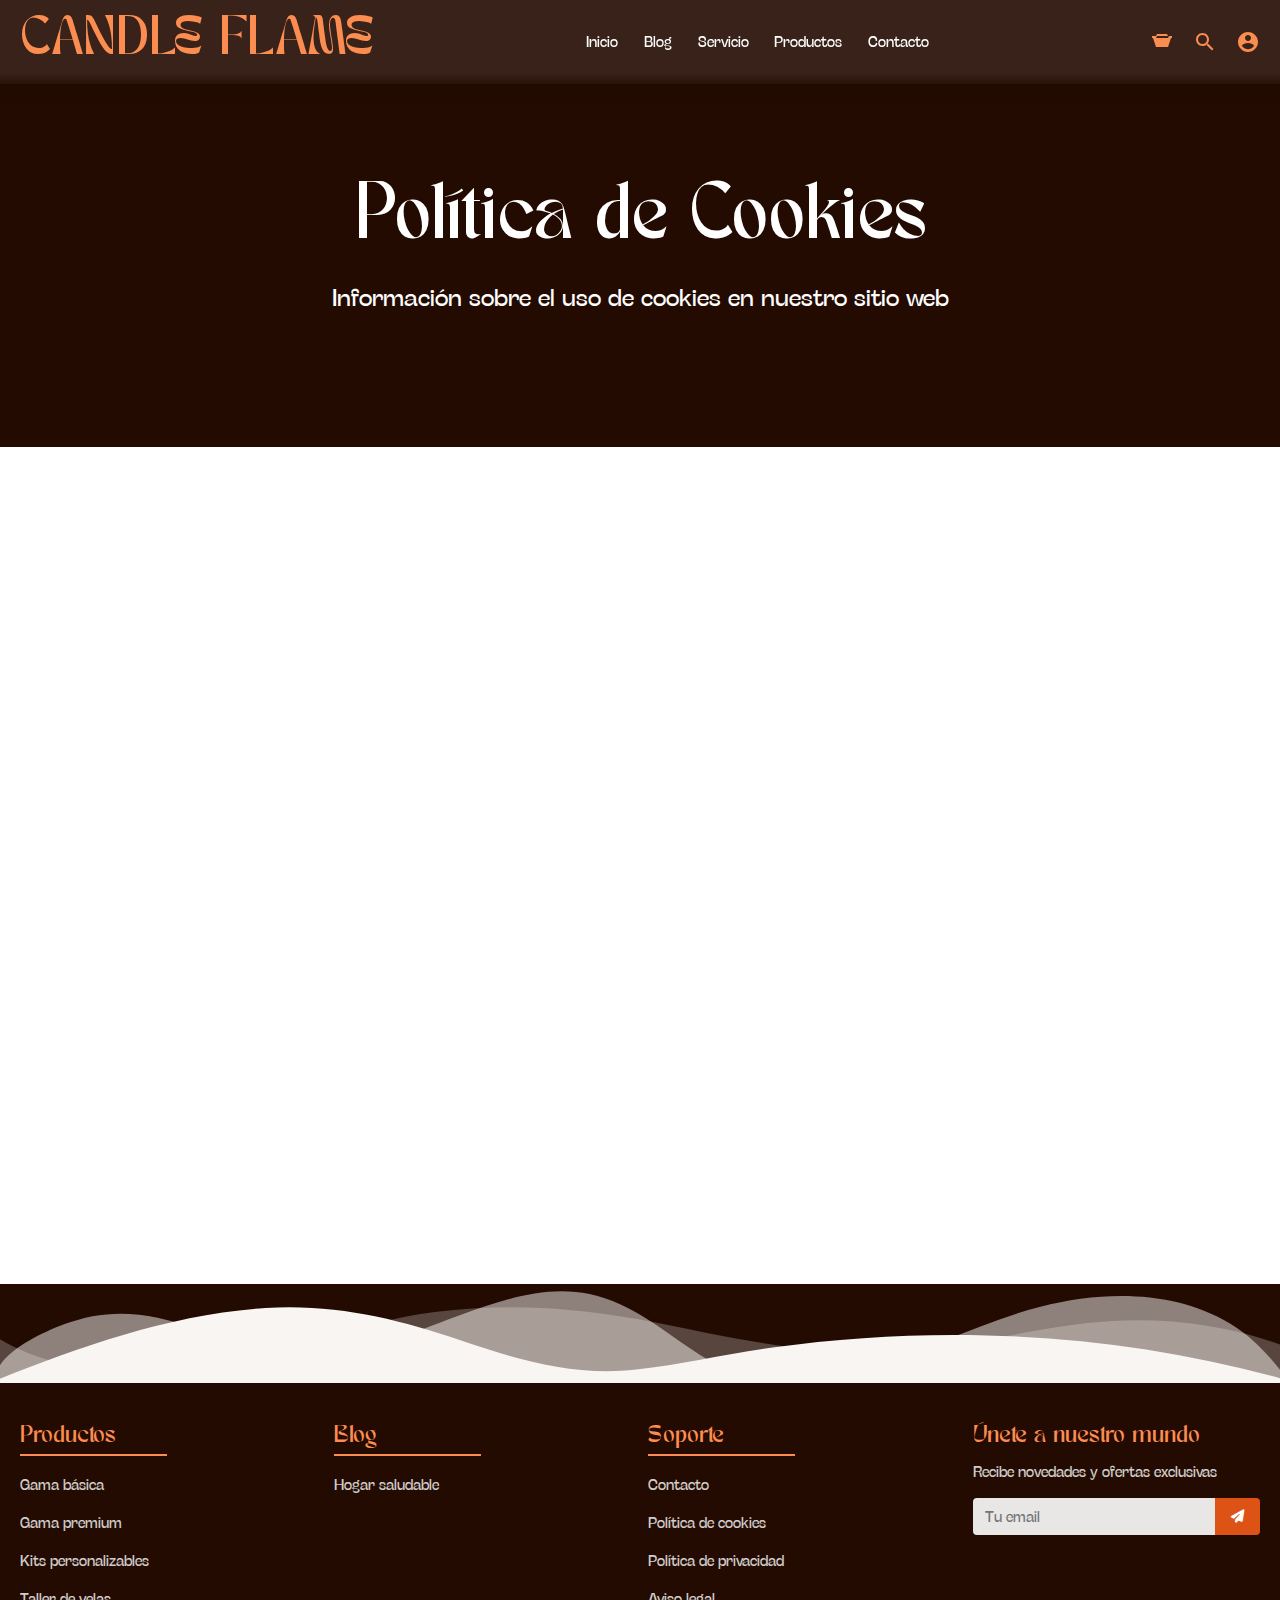
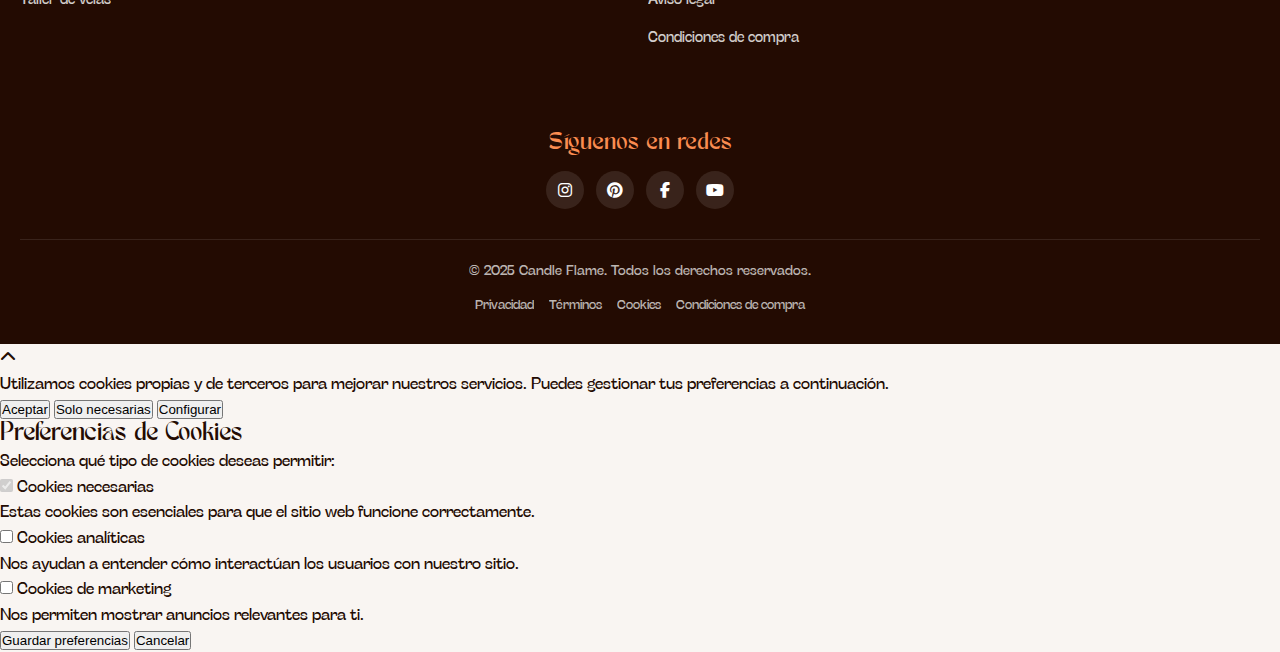
<file: politica-cookies.html>
<!DOCTYPE html>
<html lang="es">
  <head>
    <meta charset="UTF-8" />
    <meta
      name="viewport"
      content="width=device-width, initial-scale=1.0, minimum-scale=1.0, maximum-scale=1.0, user-scalable=no, viewport-fit=cover"
    />
    <meta name="author" content="Yeray Garrido Linares" />
    <meta name="description" content="Política de Cookies de Candle Flame - Velas artesanales premium" />
    <link rel="stylesheet" href="assets/css/FontAwesome/css/all.min.css" />
    <link rel="stylesheet" href="styles.css" />
    <link rel="stylesheet" href="assets/css/pages/paginas-legales/legal.css" />
    <script defer src="scripts.js"></script>
    <script defer src="assets/js/pages/paginas-legales/legal.js"></script>
    <link rel="icon" href="favicon.ico" type="image/x-icon" />
    <title>Candle Flame - Política de Cookies</title>
  </head>
  <body>
    <!-- ********************************************* -->
    <!-- **************** HEADER ******************** -->
    <!-- ********************************************* -->
    <header>
      <div class="header_container">
        <div class="header_logo">
          <a href="index.html"><h1>Candle Flame</h1></a>
        </div>
        <button class="mobile-menu-button" aria-label="Menú móvil">
          <i class="fas fa-bars"></i>
        </button>
        <nav class="header_nav">
          <a class="header_link" href="index.html">Inicio</a>
          <a class="header_link" href="#">Blog</a>
          <a class="header_link" href="servicio.html">Servicio</a>
          <a class="header_link" href="#">Productos</a>
          <a class="header_link" href="#">Contacto</a>
          <div class="mobile-icons">
            <a href="#" aria-label="Carrito"><i class="icon-cart"></i></a>
            <a href="#" aria-label="Buscar"><i class="icon-search"></i></a>
            <a href="#" aria-label="Cuenta"><i class="icon-account"></i></a>
          </div>
        </nav>
        <div class="header_container_icons">
          <a class="header_link icon-cart" href="#" aria-label="Carrito"></a>
          <a class="header_link icon-search" href="#" aria-label="Buscar"></a>
          <a class="header_link icon-account" href="#" aria-label="Cuenta"></a>
        </div>
      </div>
    </header>

    <main>
      <!-- ********************************************* -->
      <!-- ************** HERO SECTION *************** -->
      <!-- ********************************************* -->
      <section class="hero-simple">
        <div class="hero-simple-content">
          <h1>Política de Cookies</h1>
          <p>Información sobre el uso de cookies en nuestro sitio web</p>
        </div>
      </section>

      <!-- ********************************************* -->
      <!-- ************** SECCIÓN COOKIES ************ -->
      <!-- ********************************************* -->
      <section id="legal-section" class="legal-section">
        <div class="legal-container">
          <article class="legal-article animate-slide">
            <div class="article-header">
              <h3><i class="fas fa-cookie"></i> ¿Qué son las cookies?</h3>
              <div class="article-icon"></div>
            </div>
            <div class="article-content">
              <p>
                Las cookies son pequeños archivos de texto que se almacenan en tu dispositivo al visitar un sitio web. Se utilizan para
                mejorar la experiencia del usuario y optimizar el rendimiento del sitio.
              </p>
              <div class="legal-details">
                <div class="detail-card">
                  <i class="fas fa-memory"></i>
                  <span>Se almacenan en tu navegador cuando visitas nuestro sitio</span>
                </div>
                <div class="detail-card">
                  <i class="fas fa-shield-alt"></i>
                  <span>No son programas maliciosos ni contienen virus</span>
                </div>
              </div>
            </div>
          </article>

          <article class="legal-article animate-slide">
            <div class="article-header">
              <h3><i class="fas fa-tags"></i> Tipos de cookies que utilizamos</h3>
              <div class="article-icon"></div>
            </div>
            <div class="article-content">
              <p>Utilizamos diferentes tipos de cookies para diversos propósitos:</p>
              <ul class="styled-list">
                <li><i class="fas fa-check-circle"></i> <strong>Necesarias:</strong> Permiten el funcionamiento básico del sitio</li>
                <li><i class="fas fa-chart-pie"></i> <strong>Análisis:</strong> Recogen información sobre el uso del sitio</li>
                <li><i class="fas fa-ad"></i> <strong>Publicidad:</strong> Personalizan anuncios según tu navegación</li>
                <li><i class="fas fa-users"></i> <strong>Terceros:</strong> Gestionadas por servicios externos como Google Analytics</li>
              </ul>

              <div class="highlight-box">
                <p>
                  Las cookies nos ayudan a recordar tus preferencias, mejorar la velocidad y seguridad del sitio, y ofrecerte una
                  experiencia más personalizada.
                </p>
              </div>
            </div>
          </article>

          <article class="legal-article animate-slide">
            <div class="article-header">
              <h3><i class="fas fa-sliders-h"></i> Gestión de cookies</h3>
              <div class="article-icon"></div>
            </div>
            <div class="article-content">
              <p>Puedes controlar y gestionar las cookies a través de tu navegador:</p>

              <div class="legal-details">
                <div class="detail-card">
                  <i class="fab fa-chrome"></i>
                  <span>Google Chrome: Configuración > Privacidad y seguridad > Cookies</span>
                </div>
                <div class="detail-card">
                  <i class="fab fa-firefox"></i>
                  <span>Mozilla Firefox: Opciones > Privacidad & Seguridad > Cookies</span>
                </div>
                <div class="detail-card">
                  <i class="fab fa-safari"></i>
                  <span>Safari: Preferencias > Privacidad > Gestión de datos del sitio web</span>
                </div>
                <div class="detail-card">
                  <i class="fab fa-edge"></i>
                  <span>Microsoft Edge: Configuración > Cookies y permisos del sitio</span>
                </div>
              </div>

              <div class="warning-card">
                <i class="fas fa-exclamation-triangle"></i>
                <p>Ten en cuenta que si decides desactivar las cookies, algunas funcionalidades del sitio pueden verse afectadas.</p>
              </div>
            </div>
          </article>

          <article class="legal-article animate-slide">
            <div class="article-header">
              <h3><i class="fas fa-gavel"></i> Cambios en la política</h3>
              <div class="article-icon"></div>
            </div>
            <div class="article-content">
              <div class="highlight-box">
                <p>
                  Nos reservamos el derecho de modificar esta política para adaptarla a cambios normativos o mejoras del servicio. Cualquier
                  cambio será publicado en esta página.
                </p>
              </div>

              <div class="update-info">
                <i class="fas fa-history"></i>
                <span>Última actualización: 04 de mayo de 2025</span>
              </div>

              <p>
                Si tienes alguna pregunta sobre nuestra política de cookies, no dudes en contactarnos en
                <a href="mailto:informacion@candleflame.es">informacion@candleflame.es</a>
              </p>
            </div>
          </article>
        </div>
      </section>
    </main>

    <!-- ********************************************* -->
    <!-- **************** FOOTER ******************** -->
    <!-- ********************************************* -->
    <footer>
      <div class="footer-wave"></div>
      <div class="footer-content">
        <div class="footer-main">
          <div class="footer-links">
            <div class="links-group">
              <h4>Productos</h4>
              <ul>
                <li><a href="#">Gama básica</a></li>
                <li><a href="#">Gama premium</a></li>
                <li><a href="#">Kits personalizables</a></li>
                <li><a href="#">Taller de velas</a></li>
              </ul>
            </div>

            <div class="links-group">
              <h4>Blog</h4>
              <ul>
                <li><a href="#">Hogar saludable</a></li>
              </ul>
            </div>

            <div class="links-group">
              <h4>Soporte</h4>
              <ul>
                <li><a href="#">Contacto</a></li>
                <li><a href="politica-cookies.html">Política de cookies</a></li>
                <li><a href="privacidad.html">Política de privacidad</a></li>
                <li><a href="aviso-legal.html">Aviso legal</a></li>
                <li><a href="condiciones-compra.html">Condiciones de compra</a></li>
              </ul>
            </div>
          </div>

          <div class="footer-newsletter">
            <h4>Únete a nuestro mundo</h4>
            <p>Recibe novedades y ofertas exclusivas</p>
            <form class="newsletter-form">
              <input type="email" placeholder="Tu email" required />
              <button type="submit">
                <i class="fas fa-paper-plane"></i>
              </button>
            </form>
          </div>

          <div class="footer-social-container">
            <h4 class="footer-social-title">Síguenos en redes</h4>
            <div class="footer-social">
              <a href="#" aria-label="Instagram"><i class="fab fa-instagram"></i></a>
              <a href="#" aria-label="Pinterest"><i class="fab fa-pinterest"></i></a>
              <a href="#" aria-label="Facebook"><i class="fab fa-facebook-f"></i></a>
              <a href="#" aria-label="Youtube"><i class="fab fa-youtube"></i></a>
            </div>
          </div>
        </div>

        <div class="footer-legal">
          <p>&copy; 2025 Candle Flame. Todos los derechos reservados.</p>
          <div class="legal-links">
            <a href="privacidad.html">Privacidad</a>
            <a href="aviso-legal.html">Términos</a>
            <a href="politica-cookies.html">Cookies</a>
            <a href="condiciones-compra.html">Condiciones de compra</a>
          </div>
        </div>
      </div>
    </footer>

    <!-- ********************************************* -->
    <!-- ************** BOTÓN VOLVER ARRIBA ********* -->
    <!-- ********************************************* -->
    <div id="back-to-top" class="back-to-top">
      <i class="fas fa-chevron-up"></i>
    </div>

    <!-- ********************************************* -->
    <!-- ************* Barra de Cookies ************** -->
    <!-- ********************************************* -->
    <div id="cookie-bar" class="cookie-bar">
      <div class="cookie-content">
        <div class="cookie-text">
          <p>Utilizamos cookies propias y de terceros para mejorar nuestros servicios. Puedes gestionar tus preferencias a continuación.</p>
        </div>
        <div class="cookie-buttons">
          <button id="cookie-accept-all" class="cookie-button accept-all">Aceptar</button>
          <button id="cookie-accept-necessary" class="cookie-button accept-necessary">Solo necesarias</button>
          <button id="cookie-configure" class="cookie-button configure">Configurar</button>
        </div>
      </div>
    </div>

    <!-- Configuración de Cookies -->
    <div id="cookie-modal" class="cookie-modal">
      <div class="modal-content">
        <h3>Preferencias de Cookies</h3>
        <p>Selecciona qué tipo de cookies deseas permitir:</p>

        <div class="cookie-option">
          <div class="option-header">
            <input type="checkbox" id="necessary-cookies" checked disabled />
            <label for="necessary-cookies">Cookies necesarias</label>
          </div>
          <p class="option-description">Estas cookies son esenciales para que el sitio web funcione correctamente.</p>
        </div>

        <div class="cookie-option">
          <div class="option-header">
            <input type="checkbox" id="analytics-cookies" />
            <label for="analytics-cookies">Cookies analíticas</label>
          </div>
          <p class="option-description">Nos ayudan a entender cómo interactúan los usuarios con nuestro sitio.</p>
        </div>

        <div class="cookie-option">
          <div class="option-header">
            <input type="checkbox" id="marketing-cookies" />
            <label for="marketing-cookies">Cookies de marketing</label>
          </div>
          <p class="option-description">Nos permiten mostrar anuncios relevantes para ti.</p>
        </div>

        <div class="modal-buttons">
          <button id="cookie-save" class="cookie-button save">Guardar preferencias</button>
          <button id="cookie-cancel" class="cookie-button cancel">Cancelar</button>
        </div>
      </div>
    </div>
  </body>
</html>
</file>
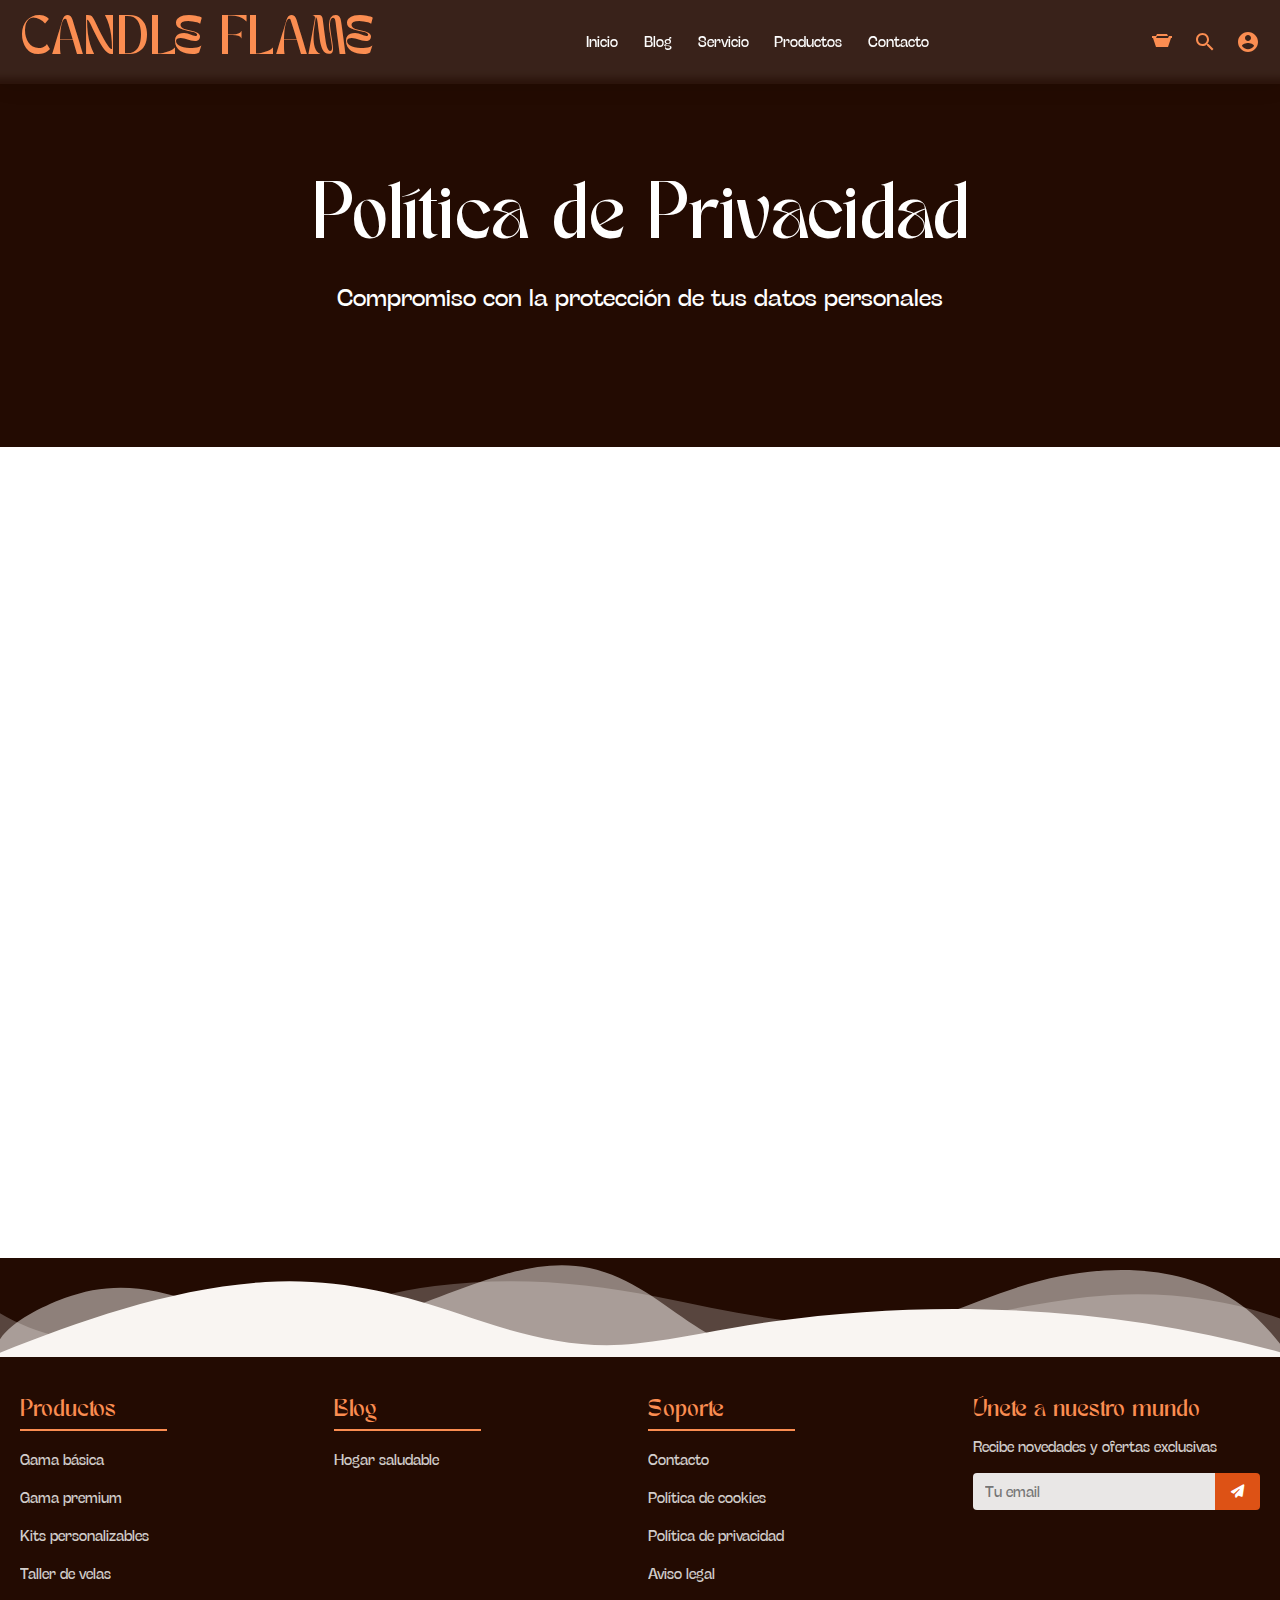
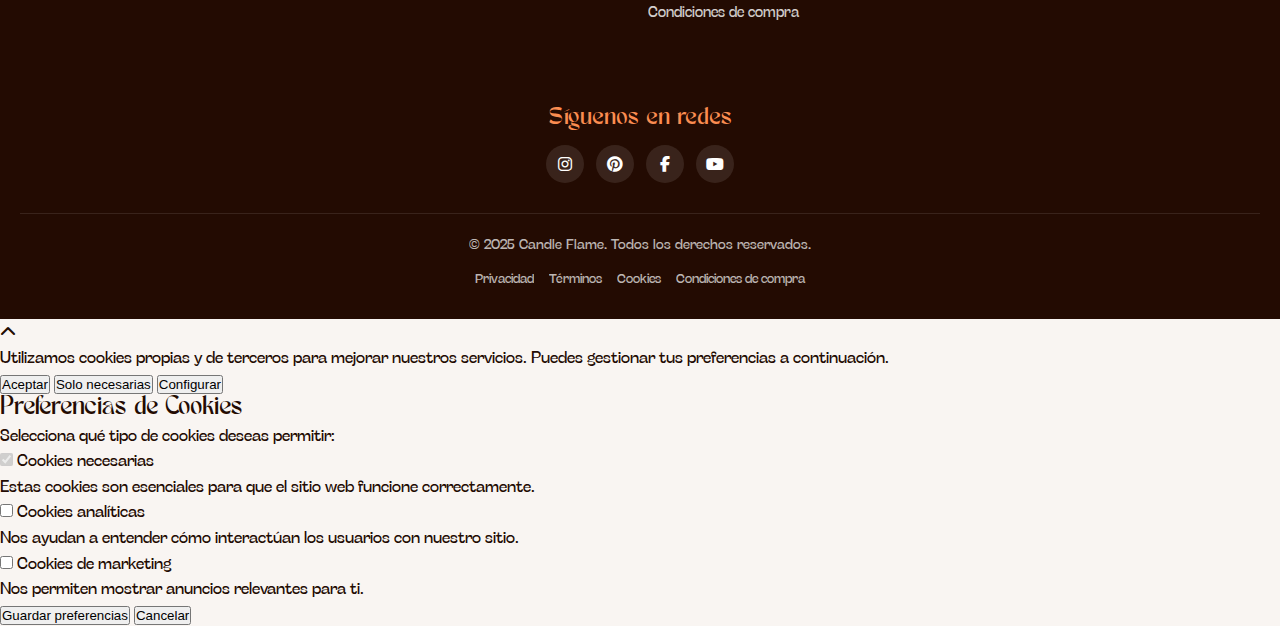
<file: privacidad.html>
<!DOCTYPE html>
<html lang="es">
  <head>
    <meta charset="UTF-8" />
    <meta
      name="viewport"
      content="width=device-width, initial-scale=1.0, minimum-scale=1.0, maximum-scale=1.0, user-scalable=no, viewport-fit=cover"
    />
    <meta name="author" content="Yeray Garrido Linares" />
    <meta name="description" content="Política de Privacidad de Candle Flame - Velas artesanales premium" />
    <link rel="stylesheet" href="assets/css/FontAwesome/css/all.min.css" />
    <link rel="stylesheet" href="styles.css" />
    <link rel="stylesheet" href="assets/css/pages/paginas-legales/legal.css" />
    <script defer src="scripts.js"></script>
    <script defer src="assets/js/pages/paginas-legales/legal.js"></script>
    <link rel="icon" href="favicon.ico" type="image/x-icon" />
    <title>Candle Flame - Política de Privacidad</title>
  </head>
  <body>
    <!-- ********************************************* -->
    <!-- **************** HEADER ******************** -->
    <!-- ********************************************* -->
    <header>
      <div class="header_container">
        <div class="header_logo">
          <a href="index.html"><h1>Candle Flame</h1></a>
        </div>
        <button class="mobile-menu-button" aria-label="Menú móvil">
          <i class="fas fa-bars"></i>
        </button>
        <nav class="header_nav">
          <a class="header_link" href="index.html">Inicio</a>
          <a class="header_link" href="#">Blog</a>
          <a class="header_link" href="servicio.html">Servicio</a>
          <a class="header_link" href="#">Productos</a>
          <a class="header_link" href="#">Contacto</a>
          <div class="mobile-icons">
            <a href="#" aria-label="Carrito"><i class="icon-cart"></i></a>
            <a href="#" aria-label="Buscar"><i class="icon-search"></i></a>
            <a href="#" aria-label="Cuenta"><i class="icon-account"></i></a>
          </div>
        </nav>
        <div class="header_container_icons">
          <a class="header_link icon-cart" href="#" aria-label="Carrito"></a>
          <a class="header_link icon-search" href="#" aria-label="Buscar"></a>
          <a class="header_link icon-account" href="#" aria-label="Cuenta"></a>
        </div>
      </div>
    </header>

    <main>
      <!-- ********************************************* -->
      <!-- ************** HERO SECTION *************** -->
      <!-- ********************************************* -->
      <section class="hero-simple">
        <div class="hero-simple-content">
          <h1>Política de Privacidad</h1>
          <p>Compromiso con la protección de tus datos personales</p>
        </div>
      </section>

      <!-- ********************************************* -->
      <!-- ************** SECCIÓN PRIVACIDAD ********* -->
      <!-- ********************************************* -->
      <section id="legal-section" class="legal-section">
        <div class="legal-container">
          <article class="legal-article animate-slide">
            <div class="article-header">
              <h3><i class="fas fa-user-shield"></i> Nuestro compromiso</h3>
              <div class="article-icon"></div>
            </div>
            <div class="article-content">
              <p>En Candle Flame nos comprometemos a proteger su privacidad y garantizar un uso responsable de sus datos personales.</p>
              <div class="legal-details">
                <div class="detail-card">
                  <i class="fas fa-info-circle"></i>
                  <span>Recopilamos información solo con su consentimiento explícito</span>
                </div>
                <div class="detail-card">
                  <i class="fas fa-lock"></i>
                  <span>Sus datos nunca se comparten con terceros sin autorización</span>
                </div>
              </div>
            </div>
          </article>

          <article class="legal-article animate-slide">
            <div class="article-header">
              <h3><i class="fas fa-database"></i> Datos que recopilamos</h3>
              <div class="article-icon"></div>
            </div>
            <div class="article-content">
              <p>Recopilamos cierta información con su consentimiento para ofrecerle nuestros servicios:</p>
              <ul class="styled-list">
                <li><i class="fas fa-user"></i> Nombre completo</li>
                <li><i class="fas fa-envelope"></i> Dirección de correo electrónico</li>
                <li><i class="fas fa-truck"></i> Dirección de envío</li>
                <li><i class="fas fa-credit-card"></i> Información de pago (procesada de forma segura)</li>
              </ul>

              <div class="warning-card">
                <i class="fas fa-chart-line"></i>
                <p>
                  También recopilamos datos estadísticos mediante Google Analytics para analizar el tráfico y mejorar la experiencia del
                  usuario (ID de usuario, páginas visitadas, tipo de dispositivo, etc.).
                </p>
              </div>
            </div>
          </article>

          <article class="legal-article animate-slide">
            <div class="article-header">
              <h3><i class="fas fa-user-cog"></i> Tus derechos</h3>
              <div class="article-icon"></div>
            </div>
            <div class="article-content">
              <div class="highlight-box">
                <p>
                  Usted tiene derecho a acceder, rectificar, eliminar o solicitar la portabilidad de sus datos, así como a retirar su
                  consentimiento en cualquier momento.
                </p>
              </div>

              <ul class="styled-list">
                <li><i class="fas fa-file-export"></i> Solicitar un archivo con tus datos personales</li>
                <li><i class="fas fa-ban"></i> Oponerte al tratamiento de tus datos</li>
                <li><i class="fas fa-comment-slash"></i> Solicitar la eliminación de comentarios</li>
              </ul>

              <p class="highlight-box">
                Para ejercer estos derechos, puedes contactarnos en
                <a href="mailto:informacion@candleflame.es">informacion@candleflame.es</a>
              </p>
            </div>
          </article>

          <article class="legal-article animate-slide">
            <div class="article-header">
              <h3><i class="fas fa-balance-scale"></i> Información legal</h3>
              <div class="article-icon"></div>
            </div>
            <div class="article-content">
              <div class="legal-map">
                <iframe
                  src="https://www.google.com/maps/embed?pb=!1m18!1m12!1m3!1d24452.763424724493!2d-0.057514429898964076!3d39.995145626639285!2m3!1f0!2f0!3f0!3m2!1i1024!2i768!4f13.1!3m3!1m2!1s0xd5fffd96168d9fb%3A0xb685c1519f9bc64a!2sJuzgados%20de%20Castell%C3%B3n!5e0!3m2!1ses!2ses!4v1746231126040!5m2!1ses!2ses"
                  style="border: 0; width: 100%; height: 100%"
                  allowfullscreen=""
                  loading="lazy"
                  referrerpolicy="no-referrer-when-downgrade"
                ></iframe>
                <span>Castellón</span>
              </div>
              <p>Cualquier disputa relacionada con la privacidad será competencia de los Tribunales de Castellón, España.</p>
              <div class="update-info">
                <i class="fas fa-history"></i>
                <span>Última actualización: 04 de mayo de 2025</span>
              </div>
            </div>
          </article>
        </div>
      </section>
    </main>

    <!-- ********************************************* -->
    <!-- **************** FOOTER ******************** -->
    <!-- ********************************************* -->
    <footer>
      <div class="footer-wave"></div>
      <div class="footer-content">
        <div class="footer-main">
          <div class="footer-links">
            <div class="links-group">
              <h4>Productos</h4>
              <ul>
                <li><a href="#">Gama básica</a></li>
                <li><a href="#">Gama premium</a></li>
                <li><a href="#">Kits personalizables</a></li>
                <li><a href="#">Taller de velas</a></li>
              </ul>
            </div>

            <div class="links-group">
              <h4>Blog</h4>
              <ul>
                <li><a href="#">Hogar saludable</a></li>
              </ul>
            </div>

            <div class="links-group">
              <h4>Soporte</h4>
              <ul>
                <li><a href="#">Contacto</a></li>
                <li><a href="politica-cookies.html">Política de cookies</a></li>
                <li><a href="privacidad.html">Política de privacidad</a></li>
                <li><a href="aviso-legal.html">Aviso legal</a></li>
                <li><a href="condiciones-compra.html">Condiciones de compra</a></li>
              </ul>
            </div>
          </div>

          <div class="footer-newsletter">
            <h4>Únete a nuestro mundo</h4>
            <p>Recibe novedades y ofertas exclusivas</p>
            <form class="newsletter-form">
              <input type="email" placeholder="Tu email" required />
              <button type="submit">
                <i class="fas fa-paper-plane"></i>
              </button>
            </form>
          </div>

          <div class="footer-social-container">
            <h4 class="footer-social-title">Síguenos en redes</h4>
            <div class="footer-social">
              <a href="#" aria-label="Instagram"><i class="fab fa-instagram"></i></a>
              <a href="#" aria-label="Pinterest"><i class="fab fa-pinterest"></i></a>
              <a href="#" aria-label="Facebook"><i class="fab fa-facebook-f"></i></a>
              <a href="#" aria-label="Youtube"><i class="fab fa-youtube"></i></a>
            </div>
          </div>
        </div>

        <div class="footer-legal">
          <p>&copy; 2025 Candle Flame. Todos los derechos reservados.</p>
          <div class="legal-links">
            <a href="privacidad.html">Privacidad</a>
            <a href="aviso-legal.html">Términos</a>
            <a href="politica-cookies.html">Cookies</a>
            <a href="condiciones-compra.html">Condiciones de compra</a>
          </div>
        </div>
      </div>
    </footer>

    <!-- ********************************************* -->
    <!-- ************** BOTÓN VOLVER ARRIBA ********* -->
    <!-- ********************************************* -->
    <div id="back-to-top" class="back-to-top">
      <i class="fas fa-chevron-up"></i>
    </div>

    <!-- ********************************************* -->
    <!-- ************* Barra de Cookies ************** -->
    <!-- ********************************************* -->
    <div id="cookie-bar" class="cookie-bar">
      <div class="cookie-content">
        <div class="cookie-text">
          <p>Utilizamos cookies propias y de terceros para mejorar nuestros servicios. Puedes gestionar tus preferencias a continuación.</p>
        </div>
        <div class="cookie-buttons">
          <button id="cookie-accept-all" class="cookie-button accept-all">Aceptar</button>
          <button id="cookie-accept-necessary" class="cookie-button accept-necessary">Solo necesarias</button>
          <button id="cookie-configure" class="cookie-button configure">Configurar</button>
        </div>
      </div>
    </div>

    <!-- Configuración de Cookies -->
    <div id="cookie-modal" class="cookie-modal">
      <div class="modal-content">
        <h3>Preferencias de Cookies</h3>
        <p>Selecciona qué tipo de cookies deseas permitir:</p>

        <div class="cookie-option">
          <div class="option-header">
            <input type="checkbox" id="necessary-cookies" checked disabled />
            <label for="necessary-cookies">Cookies necesarias</label>
          </div>
          <p class="option-description">Estas cookies son esenciales para que el sitio web funcione correctamente.</p>
        </div>

        <div class="cookie-option">
          <div class="option-header">
            <input type="checkbox" id="analytics-cookies" />
            <label for="analytics-cookies">Cookies analíticas</label>
          </div>
          <p class="option-description">Nos ayudan a entender cómo interactúan los usuarios con nuestro sitio.</p>
        </div>

        <div class="cookie-option">
          <div class="option-header">
            <input type="checkbox" id="marketing-cookies" />
            <label for="marketing-cookies">Cookies de marketing</label>
          </div>
          <p class="option-description">Nos permiten mostrar anuncios relevantes para ti.</p>
        </div>

        <div class="modal-buttons">
          <button id="cookie-save" class="cookie-button save">Guardar preferencias</button>
          <button id="cookie-cancel" class="cookie-button cancel">Cancelar</button>
        </div>
      </div>
    </div>
  </body>
</html>
</file>
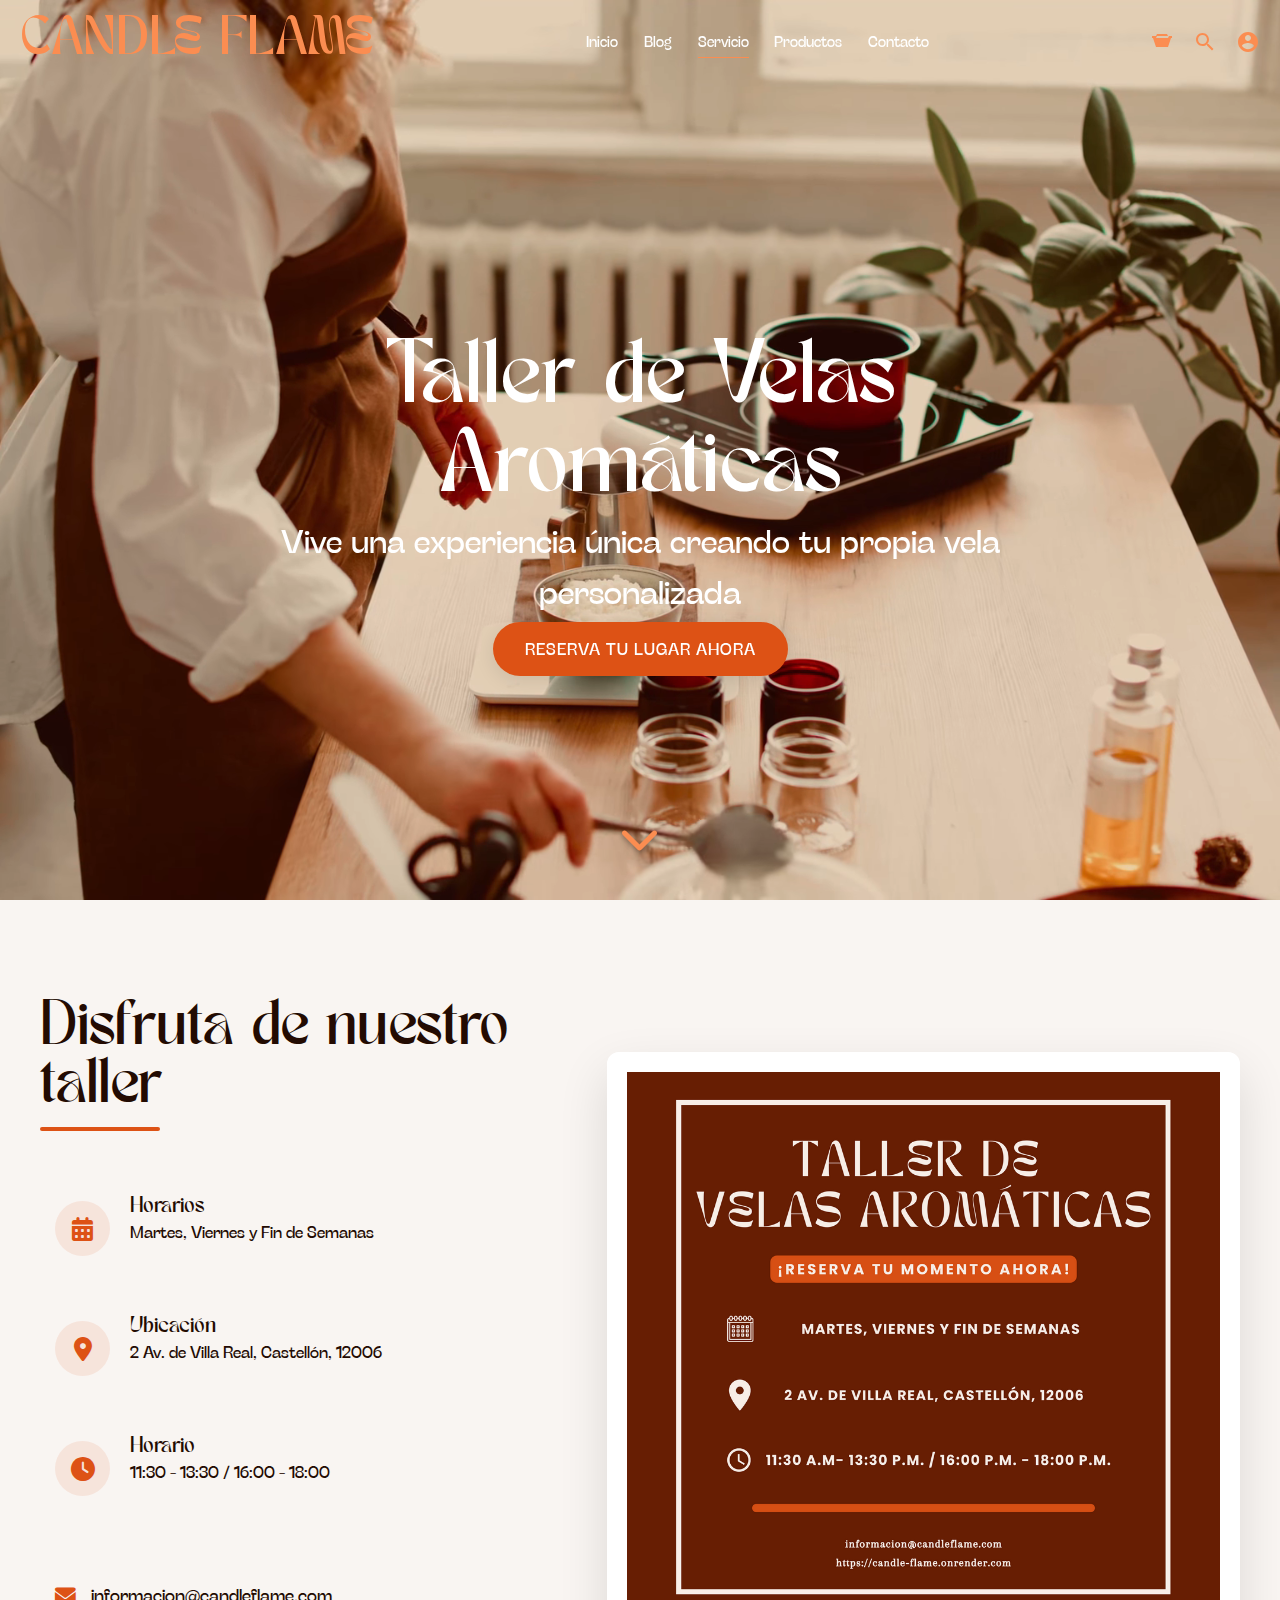
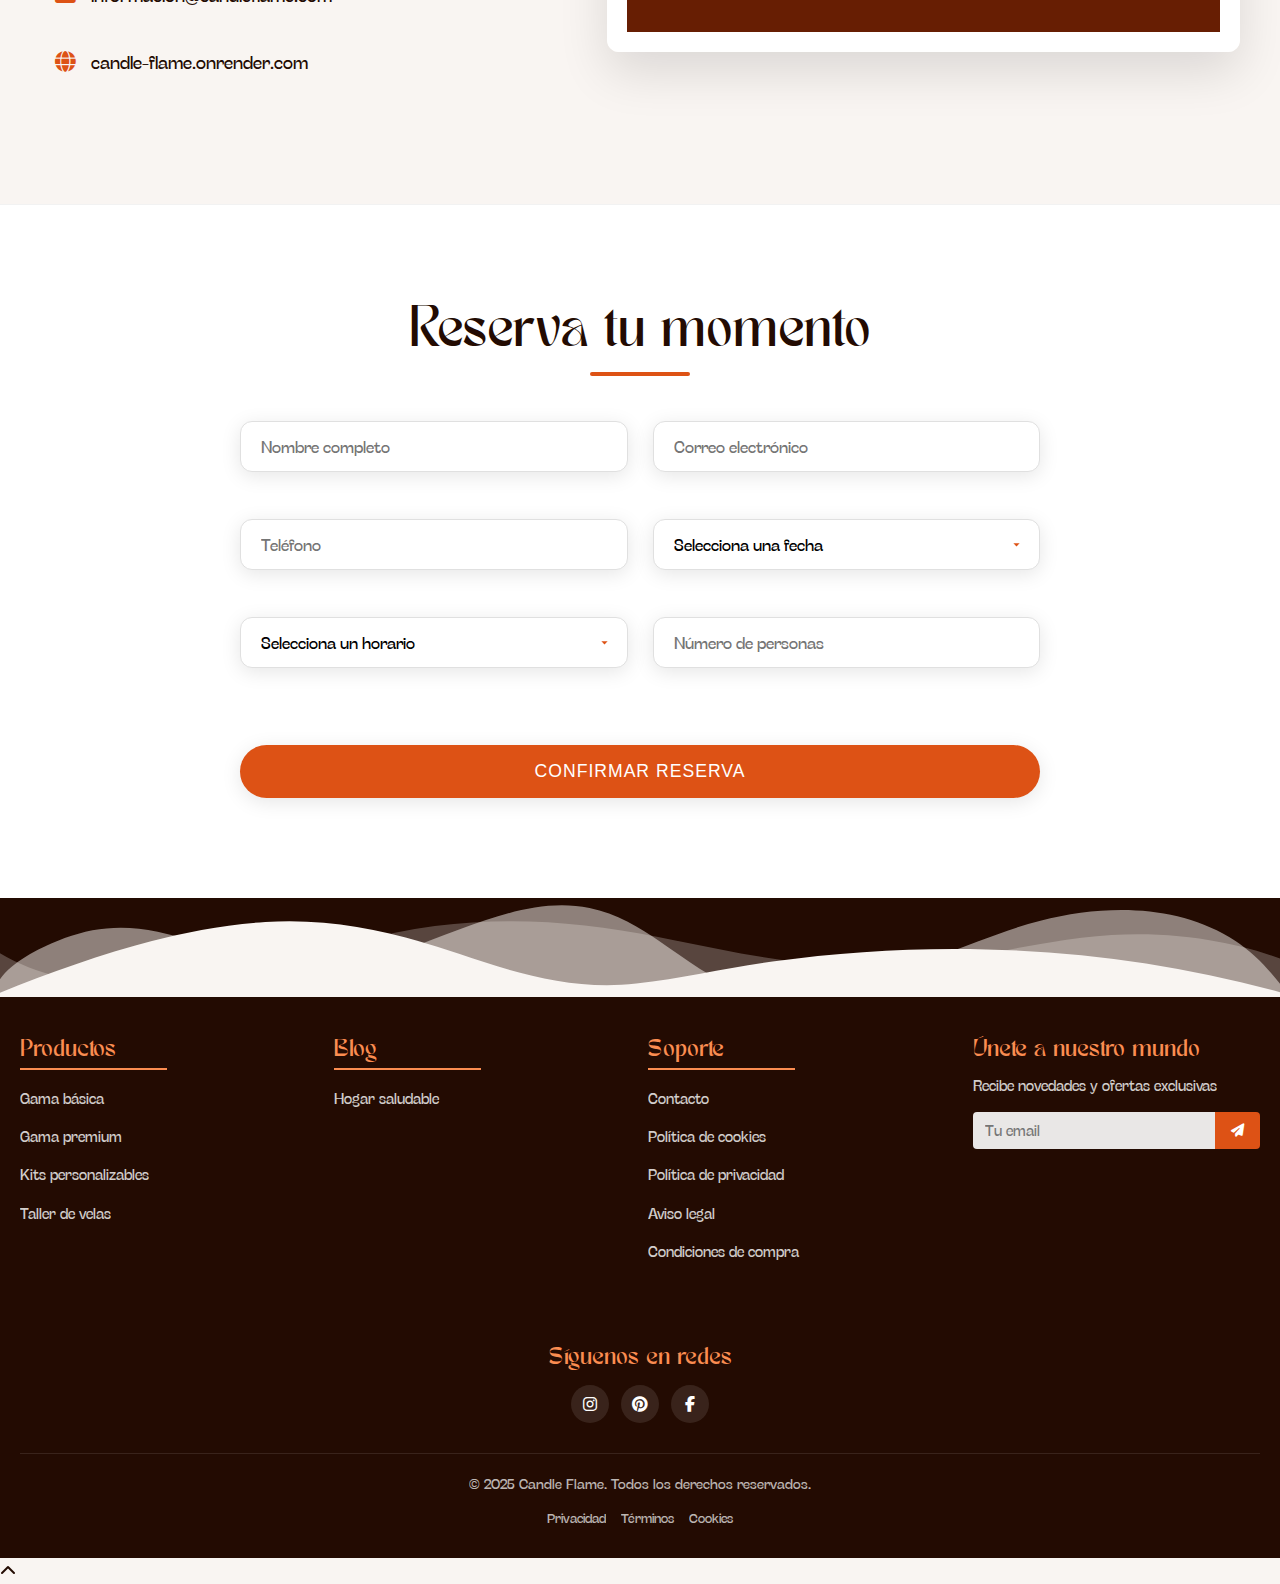
<file: servicio.html>
<!DOCTYPE html>
<html lang="es">
  <head>
    <meta charset="UTF-8" />
    <meta
      name="viewport"
      content="width=device-width, initial-scale=1.0, minimum-scale=1.0, maximum-scale=1.0, user-scalable=no, viewport-fit=cover"
    />
    <meta name="author" content="Yeray Garrido Linares" />
    <meta name="description" content="Candle Flame - Taller de velas aromáticas" />
    <link rel="stylesheet" href="assets/css/FontAwesome/css/all.min.css" />
    <link rel="stylesheet" href="styles.css" />
    <link rel="stylesheet" href="servicio.css" />
    <script defer src="scripts.js"></script>
    <link rel="icon" href="favicon.ico" type="image/x-icon" />
    <title>Candle Flame - Taller de Velas</title>
  </head>
  <body>
    <!-- ********************************************* -->
    <!-- ************** VIDEO DE FONDO ************** -->
    <!-- ********************************************* -->
    <div class="video-container">
      <video muted loop playsinline id="background-video-desktop" autoplay>
        <source src="assets/media/video/servicio/hero/Video.Taller.Velas.webm" type="video/webm" />
      </video>
      <video muted loop playsinline id="background-video-mobile" autoplay>
        <source src="assets/media/video/servicio/hero/Video.Taller.Velas.webm" type="video/webm" />
      </video>
      <div class="video-overlay"></div>
    </div>
    <!-- Header -->
    <header>
      <div class="header_container">
        <div class="header_logo">
          <a href="index.html"><h1>Candle Flame</h1></a>
        </div>
        <button class="mobile-menu-button" aria-label="Menú móvil">
          <i class="fas fa-bars"></i>
        </button>
        <nav class="header_nav">
          <a class="header_link" href="index.html">Inicio</a>
          <a class="header_link" href="#">Blog</a>
          <a class="header_link active" href="servicio.html">Servicio</a>
          <a class="header_link" href="#">Productos</a>
          <a class="header_link" href="#l">Contacto</a>

          <div class="mobile-icons">
            <a href="#" aria-label="Carrito"><i class="fas fa-shopping-cart"></i></a>
            <a href="#" aria-label="Buscar"><i class="fas fa-search"></i></a>
            <a href="#" aria-label="Cuenta"><i class="fas fa-user"></i></a>
          </div>
        </nav>

        <div class="header_container_icons">
          <a class="header_link icon-cart" href="#" aria-label="Carrito"></a>
          <a class="header_link icon-search" href="#" aria-label="Buscar"></a>
          <a class="header_link icon-account" href="#" aria-label="Cuenta"></a>
        </div>
      </div>
    </header>
    <!-- ********************************************* -->
    <!-- ************** HERO SECTION *************** -->
    <!-- ********************************************* -->
    <section class="hero">
      <div class="hero-content">
        <h1>Taller de Velas Aromáticas</h1>
        <p>Vive una experiencia única creando tu propia vela personalizada</p>
        <a href="#reserva" class="cta-button">Reserva tu lugar ahora</a>
      </div>
      <a href="#servicio" class="scroll-down" aria-label="Ir a reservas">
        <i class="fas fa-chevron-down"></i>
      </a>
    </section>

    <!-- Sección de información -->
    <section id="servicio" class="service-info-section">
      <div class="service-info-container">
        <div class="service-info-content">
          <div class="service-info-text">
            <h2>Disfruta de nuestro taller</h2>
            <div class="service-info-details">
              <div class="info-detail">
                <i class="fas fa-calendar-alt"></i>
                <div>
                  <h4>Horarios</h4>
                  <p>Martes, Viernes y Fin de Semanas</p>
                </div>
              </div>
              <div class="info-detail">
                <i class="fas fa-map-marker-alt"></i>
                <div>
                  <h4>Ubicación</h4>
                  <p>2 Av. de Villa Real, Castellón, 12006</p>
                </div>
              </div>
              <div class="info-detail">
                <i class="fas fa-clock"></i>
                <div>
                  <h4>Horario</h4>
                  <p>11:30 - 13:30 / 16:00 - 18:00</p>
                </div>
              </div>
            </div>
            <div class="service-contact">
              <a href="mailto:informacion@candleflame.com" class="contact-link">
                <i class="fas fa-envelope"></i> informacion@candleflame.com
              </a>
              <a href="https://candle-flame.onrender.com" target="_blank" class="contact-link">
                <i class="fas fa-globe"></i> candle-flame.onrender.com
              </a>
            </div>
          </div>
          <div class="service-info-image">
            <img src="assets/media/img/servicios/taller.png" alt="Taller de velas Candle Flame" />
          </div>
        </div>
      </div>
    </section>

    <!-- Sección de reserva -->
    <section id="reserva" class="service-reservation-section">
      <div class="service-reservation-container">
        <h2>Reserva tu momento</h2>
        <form class="reservation-form" data-toast="¡Gracias por reservar con nosotros!">
          <div class="form-group">
            <input type="text" id="name" name="name" placeholder="Nombre completo" required />
          </div>
          <div class="form-group">
            <input type="email" id="email" name="email" placeholder="Correo electrónico" required />
          </div>
          <div class="form-group">
            <input type="tel" id="phone" name="phone" placeholder="Teléfono" required />
          </div>
          <div class="form-group">
            <select id="date" name="date" required>
              <option value="" disabled selected>Selecciona una fecha</option>
              <option value="2025-05-07">Miercoles, 7 de Mayo</option>
              <option value="2025-05-10">Sabado, 10 de Mayo</option>
              <option value="2025-05-11">Domingo, 11 de Mayo</option>
              <option value="2025-05-14">Miercoles, 14 de Mayo</option>
            </select>
          </div>
          <div class="form-group">
            <select id="time" name="time" required>
              <option value="" disabled selected>Selecciona un horario</option>
              <option value="11:30">11:30 - 13:30</option>
              <option value="16:00">16:00 - 18:00</option>
            </select>
          </div>
          <div class="form-group">
            <input type="number" id="people" name="people" min="1" max="8" placeholder="Número de personas" required />
          </div>
          <button type="submit" class="cta-button">Confirmar reserva</button>
        </form>
      </div>
    </section>

    <!-- Footer -->
    <footer>
      <div class="footer-wave"></div>
      <div class="footer-content">
        <div class="footer-main">
          <div class="footer-links">
            <div class="links-group">
              <h4>Productos</h4>
              <ul>
                <li><a href="#">Gama básica</a></li>
                <li><a href="#">Gama premium</a></li>
                <li><a href="#">Kits personalizables</a></li>
                <li><a href="#">Taller de velas</a></li>
              </ul>
            </div>

            <div class="links-group">
              <h4>Blog</h4>
              <ul>
                <li><a href="#">Hogar saludable</a></li>
              </ul>
            </div>

            <div class="links-group">
              <h4>Soporte</h4>
              <ul>
                <li><a href="#">Contacto</a></li>
                <li><a href="#">Política de cookies</a></li>
                <li><a href="#">Política de privacidad</a></li>
                <li><a href="#">Aviso legal</a></li>
                <li><a href="#">Condiciones de compra</a></li>
              </ul>
            </div>
          </div>

          <div class="footer-newsletter">
            <h4>Únete a nuestro mundo</h4>
            <p>Recibe novedades y ofertas exclusivas</p>
            <form class="newsletter-form">
              <input type="email" placeholder="Tu email" required />
              <button type="submit">
                <i class="fas fa-paper-plane"></i>
              </button>
            </form>
          </div>

          <div class="footer-social-container">
            <h4 class="footer-social-title">Síguenos en redes</h4>
            <div class="footer-social">
              <a href="#" aria-label="Instagram"><i class="fab fa-instagram"></i></a>
              <a href="#" aria-label="Pinterest"><i class="fab fa-pinterest"></i></a>
              <a href="#" aria-label="Facebook"><i class="fab fa-facebook-f"></i></a>
            </div>
          </div>
        </div>

        <div class="footer-legal">
          <p>&copy; 2025 Candle Flame. Todos los derechos reservados.</p>
          <div class="legal-links">
            <a href="#">Privacidad</a>
            <a href="#">Términos</a>
            <a href="#">Cookies</a>
          </div>
        </div>
      </div>
    </footer>
    <!-- Botón flotante "Volver arriba" -->
    <div id="back-to-top" class="back-to-top">
      <i class="fas fa-chevron-up"></i>
    </div>
  </body>
</html>
</file>
<file: styles.css>
/* ********************************************* */
/* ************** VARIABLES GLOBALES ************ */
/* ********************************************* */
:root {
  --color-primary: #230b02;
  --color-secondary: #6a1f04;
  --color-accent: #dd5215;
  --color-accent-light: #fb8d51;
  --color-text-light: #ffffff;
  --color-text-dark: #230b02;
  --color-text-medium: #5a5a5a;
  --color-bg-light: #f9f5f2;
  --transition: all 0.4s ease;
  --shadow: 0 4px 20px rgba(0, 0, 0, 0.1);
  --shadow-hover: 0 8px 25px rgba(0, 0, 0, 0.15);
}

/* ********************************************* */
/* ************** ANIMACIONES ****************** */
/* ********************************************* */
@keyframes fadeIn {
  from {
    opacity: 0;
    transform: translateY(20px);
  }
  to {
    opacity: 1;
    transform: translateY(0);
  }
}

@keyframes flicker {
  0%,
  100% {
    transform: translateX(-50%) scale(1);
    opacity: 0.8;
  }
  50% {
    transform: translateX(-50%) scale(0.9, 1.1);
    opacity: 1;
  }
}

/* ********************************************* */
/* ************** VIDEO FONDO ****************** */
/* ********************************************* */
.video-container {
  position: fixed;
  top: 0;
  left: 0;
  width: 100vw;
  height: 100dvh; /* Adjusted to account for mobile browser navigation bar */
  z-index: -2;
  overflow: hidden;
}

#background-video-desktop,
#background-video-mobile {
  position: absolute;
  top: 0;
  left: 0;
  width: 100%;
  height: 100%;
  object-fit: cover;
  display: none;
}

#background-video-desktop {
  display: block;
}

#background-video-mobile {
  display: none;
}

@media (max-width: 768px) {
  #background-video-desktop {
    display: none;
  }
  #background-video-mobile {
    display: block;
  }
}

.video-overlay {
  position: absolute;
  top: 0;
  left: 0;
  width: 100%;
  height: 100%;
  background: rgba(35, 11, 2, 0.3);
  z-index: -1;
}

/* ********************************************* */
/* ************** RESET Y BASE ***************** */
/* ********************************************* */
* {
  margin: 0;
  padding: 0;
  box-sizing: border-box;
}

html {
  scroll-behavior: smooth;
}

body {
  font-family: "Stinger_Fit_Regular", sans-serif;
  color: var(--color-text-dark);
  background: var(--color-bg-light);
  line-height: 1.6;
  overflow-x: hidden;
  padding-top: 80px;
}

h1,
h2,
h3,
h4 {
  font-family: "Tan_Meringue", serif;
  font-weight: normal;
  line-height: 1.4;
}

a {
  text-decoration: none;
  color: inherit;
}

/* ********************************************* */
/* ************** SCROLLBAR ******************** */
/* ********************************************* */
::-webkit-scrollbar {
  width: 12px;
}

::-webkit-scrollbar-track {
  background: var(--color-primary);
}

::-webkit-scrollbar-thumb {
  background: var(--color-accent-light);
  border-radius: 6px;
  border: 3px solid var(--color-primary);
}

::-webkit-scrollbar-thumb:hover {
  background: var(--color-accent);
}

/* ********************************************* */
/* ************** HEADER  ********************** */
/* ********************************************* */
header {
  position: fixed;
  top: 0;
  width: 100%;
  background: transparent;
  color: var(--color-text-light);
  padding: 15px 0;
  z-index: 100;
  transition: var(--transition);
}

header.scrolled {
  background: rgba(35, 11, 2, 0.9);
  padding: 10px 0;
  backdrop-filter: blur(5px);
}

.header_container {
  display: flex;
  justify-content: space-between;
  align-items: center;
  max-width: 1500px;
  margin: 0 auto;
  padding: 0 20px;
  position: relative;
}

.header_logo {
  flex: 0 1 auto;
  min-width: 120px;
  text-transform: uppercase;
  z-index: 101;
}

.header_logo a {
  font-size: clamp(1rem, 1.5vw, 1.5rem);
  color: var(--color-accent-light);
  transition: var(--transition);
  font-family: "Tan_Meringue", serif;
  white-space: nowrap;
}

.header_logo a:hover {
  transform: scale(1.05);
}

.header_nav {
  display: flex;
  justify-content: center;
  flex: 1;
  gap: clamp(15px, 2vw, 30px);
  transition: var(--transition);
}

.header_link {
  color: var(--color-text-light);
  font-size: clamp(0.9rem, 1.1vw, 1.1rem);
  transition: var(--transition);
  position: relative;
  font-family: "Stinger_Fit_Regular", sans-serif;
  padding: 5px 0;
  white-space: nowrap;
}

.header_link::after {
  content: "";
  position: absolute;
  bottom: 0;
  left: 0;
  width: 0;
  height: 1px;
  background: var(--color-accent-light);
  transition: var(--transition);
}

.header_link:hover::after {
  width: 100%;
}

.header_link.active::after {
  width: 100%;
}

.header_container_icons {
  display: flex;
  justify-content: flex-end;
  flex: 0 1 auto;
  gap: clamp(10px, 1.5vw, 20px);
  min-width: 120px;
  z-index: 101;
}

.mobile-menu-button {
  display: none;
  background: none;
  border: none;
  color: var(--color-text-light);
  font-size: 1.5rem;
  cursor: pointer;
  z-index: 101;
  padding: 5px;
  margin-left: 15px;
}

/* Iconos dentro del menú móvil */
.mobile-icons {
  display: none;
  justify-content: center;
  gap: 20px;
  margin-top: 30px;
}

/* ********************************************* */
/* ************** HEADER ICONS VISIBILITY ***** */
/* ********************************************* */

/* Mostrar en desktop/tablet */
.header_container_icons {
  display: flex;
  justify-content: flex-end;
  flex: 0 1 auto;
  gap: clamp(10px, 1.5vw, 20px);
  min-width: 120px;
  z-index: 101;
}

/* Ocultar completamente en móvil */
@media (max-width: 768px) {
  .header_container_icons {
    display: none;
  }
  
  .header_logo {
    position: absolute;
    left: 50%;
    transform: translateX(-50%);
  }
  
  .mobile-menu-button {
    margin-right: auto;
  }
  
  .mobile-icons {
    display: flex;
  }
}

/* Versión desktop - asegurar que reaparezca */
@media (min-width: 769px) {
  .header_container_icons {
    display: flex;
  }
  
  .mobile-icons {
    display: none;
  }
}

/* ********************************************* */
/* ************** ICONOS ********************** */
/* ********************************************* */
.icon-cart,
.icon-search,
.icon-account {
  display: inline-block;
  width: 24px;
  height: 24px;
  background-repeat: no-repeat;
  background-size: contain;
  background-position: center;
  transition: var(--transition);
}

.icon-cart {
  background-image: url("data:image/svg+xml,%3Csvg xmlns='http://www.w3.org/2000/svg' viewBox='0 0 24 24' fill='%23FB8D51'%3E%3Cpath d='M7 4h10l1 2h4v2h-1l-3 9H6L3 8H2V6h4l1-2zm0 2l-1 2h12l1-2H7zm1 4h8v2H8v-2zm0 4h8v2H8v-2z'/%3E%3C/svg%3E");
}

.icon-search {
  background-image: url("data:image/svg+xml,%3Csvg xmlns='http://www.w3.org/2000/svg' viewBox='0 0 24 24' fill='%23FB8D51'%3E%3Cpath d='M15.5 14h-.79l-.28-.27C15.41 12.59 16 11.11 16 9.5 16 5.91 13.09 3 9.5 3S3 5.91 3 9.5 5.91 16 9.5 16c1.61 0 3.09-.59 4.23-1.57l.27.28v.79l5 4.99L20.49 19l-4.99-5zm-6 0C7.01 14 5 11.99 5 9.5S7.01 5 9.5 5 14 7.01 14 9.5 11.99 14 9.5 14z'/%3E%3C/svg%3E");
}

.icon-account {
  background-image: url("data:image/svg+xml,%3Csvg xmlns='http://www.w3.org/2000/svg' viewBox='0 0 24 24' fill='%23FB8D51'%3E%3Cpath d='M12 2C6.48 2 2 6.48 2 12s4.48 10 10 10 10-4.48 10-10S17.52 2 12 2zm0 3c1.66 0 3 1.34 3 3s-1.34 3-3 3-3-1.34-3-3 1.34-3 3-3zm0 14.2c-2.5 0-4.71-1.28-6-3.22.03-1.99 4-3.08 6-3.08 1.99 0 5.97 1.09 6 3.08-1.29 1.94-3.5 3.22-6 3.22z'/%3E%3C/svg%3E");
}

.icon-cart:hover,
.icon-search:hover,
.icon-account:hover {
  transform: translateY(-2px);
  opacity: 0.8;
}

/* ********************************************* */
/* ************** BOTONES ********************** */
/* ********************************************* */
.cta-button {
  display: inline-block;
  padding: 12px 30px;
  background: var(--color-accent);
  color: white;
  border-radius: 30px;
  font-size: 1rem;
  font-weight: 500;
  transition: var(--transition);
  border: 2px solid transparent;
  box-shadow: var(--shadow);
  text-transform: uppercase;
  letter-spacing: 1px;
}

/* Botón CTA con fondo claro */
/* .cta-button:hover {
  background: transparent;
  border-color: var(--color-accent-light);
  transform: translateY(-3px);
  box-shadow: var(--shadow-hover);
  color: var(--color-text-light);
} */

/* Botón CTA con fondo oscuro */
.cta-button:hover {
  background: var(--color-accent-light);
  border-color: var(--color-accent);
  transform: translateY(-3px);
  box-shadow: var(--shadow-hover);
  color: var(--color-text-dark);
}

.secondary-button {
  display: inline-block;
  padding: 10px 25px;
  background: transparent;
  color: var(--color-text-light);
  border: 2px solid var(--color-text-light);
  border-radius: 30px;
  font-size: 0.9rem;
  transition: var(--transition);
  margin-top: 15px;
}

.secondary-button:hover {
  background: rgba(255, 255, 255, 0.1);
  transform: translateY(-3px);
}

.product-button {
  display: inline-block;
  padding: 8px 20px;
  background: var(--color-accent);
  color: white;
  border-radius: 25px;
  font-size: 0.9rem;
  transition: var(--transition);
  margin: 10px 0 15px;
}

.product-button:hover {
  background: var(--color-secondary);
  transform: translateY(-2px);
  box-shadow: var(--shadow);
}

/* ********************************************* */
/* ************** SECCIÓN COLECCIÓN *********** */
/* ********************************************* */
.collection-section {
  padding: 80px 20px;
}

.collection-grid {
  display: grid;
  grid-template-columns: repeat(auto-fit, minmax(280px, 1fr));
  gap: 30px;
  max-width: 1200px;
  margin: 0 auto;
}

.collection-item {
  background: white;
  border-radius: 12px;
  overflow: hidden;
  box-shadow: var(--shadow);
  transition: var(--transition);
  text-align: center;
  position: relative;
}

.collection-item:hover {
  transform: translateY(-10px);
  box-shadow: var(--shadow-hover);
}

.item-image {
  height: 250px;
  background-size: contain;
  background-repeat: no-repeat;
  background-position: center;
  transition: var(--transition);
  position: relative;
}

.item-image.vela-1 {
  background-image: url("assets/media/img/coleccion/vela_1.png");
}

.item-image.vela-2 {
  background-image: url("assets/media/img/coleccion/vela_2.png");
}

.item-image.vela-3 {
  background-image: url("assets/media/img/coleccion/vela_3.png");
}

.collection-item:hover .item-image {
  transform: scale(1.03);
}

.collection-item h4 {
  font-size: 1.3rem;
  margin: 15px 0 8px;
  color: var(--color-secondary);
}

.collection-item p {
  color: var(--color-text-medium);
  padding: 0 15px;
  min-height: 60px;
  display: flex;
  align-items: center;
  justify-content: center;
  font-size: 0.95rem;
}

.price {
  display: block;
  font-size: 1.2rem;
  font-weight: bold;
  color: var(--color-accent);
  margin: 10px 0;
}

/* ********************************************* */
/* ************** SECCIÓN PERSONALIZACIÓN ***** */
/* ********************************************* */
.customization-highlight {
  padding: 80px 20px;
}

.customization-preview {
  display: grid;
  grid-template-columns: repeat(auto-fit, minmax(300px, 1fr));
  gap: 40px;
  max-width: 1200px;
  margin: 0 auto;
  align-items: center;
}

.preview-image {
  height: 350px;
  border-radius: 12px;
  background-size: cover;
  background-position: center;
  box-shadow: var(--shadow);
  transition: var(--transition);
}

.customization-preview-image {
  background-image: url("assets/media/img/personalizacion/seccion_index/personalizar_1.jpg");
}

.customization-preview:hover .preview-image {
  transform: rotate(-2deg) scale(1.02);
}

.preview-content {
  text-align: center;
  padding: 0 15px;
}

.preview-content h4 {
  font-size: 1.5rem;
  color: var(--color-secondary);
  margin-bottom: 15px;
}

.preview-content p {
  color: var(--color-text-medium);
  margin-bottom: 20px;
  font-size: 1rem;
}

.customization-features {
  list-style: none;
  margin-bottom: 25px;
  padding: 0;
  display: inline-block;
  text-align: left;
}

.customization-features li {
  margin-bottom: 12px;
  display: flex;
  align-items: center;
  color: var(--color-text-medium);
  font-size: 0.95rem;
}

.customization-features i {
  margin-right: 10px;
  color: var(--color-accent);
  font-size: 1.1rem;
  width: 25px;
  text-align: center;
}

.customization-button-container {
  text-align: center;
  margin-top: 30px;
}

/* ********************************************* */
/* ************** TIPOGRAFÍAS ***************** */
/* ********************************************* */
@font-face {
  font-family: "Tan_Meringue";
  src: url("assets/fonts/TAN_Meringue/TAN\ MERINGUE.ttf") format("truetype");
  font-weight: normal;
  font-style: normal;
  font-display: swap;
}

@font-face {
  font-family: "Stinger_Fit_Regular";
  src: url("assets/fonts/Stinger_Fit/Stinger Fit Regular.otf") format("truetype");
  font-weight: normal;
  font-style: normal;
  font-display: swap;
}

/* ********************************************* */
/* ************** STORY SECTION *************** */
/* ********************************************* */
.story-section {
  display: grid;
  grid-template-columns: 1fr 1fr;
  min-height: 500px;
  background-color: var(--color-primary);
  color: var(--color-text-light);
}

.story-content {
  padding: 60px;
  display: flex;
  flex-direction: column;
  justify-content: center;
}

.story-content h3 {
  font-size: 2rem;
  margin-bottom: 20px;
  color: var(--color-accent-light);
}

.story-content h4 {
  font-size: 1.3rem;
  margin-bottom: 15px;
}

.story-content p {
  font-size: 1rem;
  line-height: 1.6;
  margin-bottom: 20px;
  max-width: 500px;
}

.story-image {
  background-image: url("assets/media/img/story/story_1.jpg");
  background-size: cover;
  background-position: center;
}

/* ********************************************* */
/* ************** FOOTER ********************** */
/* ********************************************* */
footer {
  position: relative;
  background: var(--color-primary);
  color: var(--color-text-light);
  padding-top: 100px;
  margin-top: 0;
}

.footer-wave {
  position: absolute;
  top: -1px;
  left: 0;
  width: 100%;
  height: 100px;
  background: url('data:image/svg+xml;utf8,<svg viewBox="0 0 1200 120" xmlns="http://www.w3.org/2000/svg" preserveAspectRatio="none"><path d="M0,0V46.29c47.79,22.2,103.59,32.17,158,28,70.36-5.37,136.33-33.31,206.8-37.5C438.64,32.43,512.34,53.67,583,72.05c69.27,18,138.3,24.88,209.4,13.08,36.15-6,69.85-17.84,104.45-29.34C989.49,25,1113-14.29,1200,52.47V0Z" fill="%23f9f5f2" opacity=".25"/><path d="M0,0V15.81C13,36.92,27.64,56.86,47.69,72.05,99.41,111.27,165,111,224.58,91.58c31.15-10.15,60.09-26.07,89.67-39.8,40.92-19,84.73-46,130.83-49.67,36.26-2.85,70.9,9.42,98.6,31.56,31.77,25.39,62.32,62,103.63,73,40.44,10.79,81.35-6.69,119.13-24.28s75.16-39,116.92-43.05c59.73-5.85,113.28,22.88,168.9,38.84,30.2,8.66,59,6.17,87.09-7.5,22.43-10.89,48-26.93,60.65-49.24V0Z" fill="%23f9f5f2" opacity=".5"/><path d="M0,0V5.63C149.93,59,314.09,71.32,475.83,42.57c43-7.64,84.23-20.12,127.61-26.46,59-8.63,112.48,12.24,165.56,35.4C827.93,77.22,886,95.24,951.2,90c86.53-7,172.46-45.71,248.8-84.81V0Z" fill="%23f9f5f2"/></svg>');
  background-size: cover;
  background-repeat: no-repeat;
  transform: rotate(180deg);
}

.footer-content {
  max-width: 1400px;
  margin: 0 auto;
  padding: 40px 20px 30px;
  background: var(--color-primary);
  position: relative;
  z-index: 1;
}

.footer-main {
  display: grid;
  grid-template-columns: repeat(4, 1fr);
  gap: 30px;
  margin-bottom: 30px;
}

.footer-brand {
  display: none;
}

.footer-links {
  grid-column: span 3;
  display: grid;
  grid-template-columns: repeat(3, 1fr);
  gap: 20px;
}

.links-group {
  margin-bottom: 20px;
}

.links-group h4 {
  font-size: 1.1rem;
  margin-bottom: 15px;
  color: var(--color-accent-light);
  position: relative;
  padding-bottom: 8px;
}

.links-group h4::after {
  content: "";
  position: absolute;
  bottom: 0;
  left: 0;
  width: 50%;
  height: 2px;
  background: var(--color-accent-light);
}

.links-group ul {
  list-style: none;
  padding: 0;
}

.links-group li {
  margin-bottom: 10px;
}

.links-group a {
  opacity: 0.8;
  transition: var(--transition);
  position: relative;
  display: inline-block;
  padding-bottom: 3px;
  font-size: 0.9rem;
}

.links-group a::after {
  content: "";
  position: absolute;
  bottom: 0;
  left: 0;
  width: 0;
  height: 1px;
  background: var(--color-accent-light);
  transition: var(--transition);
}

.links-group a:hover::after {
  width: 100%;
}

.footer-newsletter {
  grid-column: 4;
}

.footer-newsletter h4 {
  font-size: 1.1rem;
  margin-bottom: 12px;
  color: var(--color-accent-light);
}

.footer-newsletter p {
  opacity: 0.8;
  margin-bottom: 15px;
  font-size: 0.9rem;
}

.newsletter-form {
  display: flex;
  max-width: 350px;
}

.newsletter-form input {
  flex: 1;
  padding: 10px 12px;
  border: none;
  border-radius: 4px 0 0 4px;
  font-family: inherit;
  background: rgba(255, 255, 255, 0.9);
  font-size: 0.9rem;
}

.newsletter-form button {
  width: 45px;
  background: var(--color-accent);
  color: white;
  border: none;
  border-radius: 0 4px 4px 0;
  cursor: pointer;
  transition: var(--transition);
  display: flex;
  align-items: center;
  justify-content: center;
}

.newsletter-form button:hover {
  background: var(--color-accent-light);
}

.footer-social-container {
  grid-column: 1 / -1;
  text-align: center;
  margin-top: 20px;
}

.footer-social-title {
  margin-bottom: 15px;
  font-size: 1.1rem;
  color: var(--color-accent-light);
}

.footer-social {
  display: flex;
  justify-content: center;
  gap: 12px;
}

.footer-social a {
  display: flex;
  align-items: center;
  justify-content: center;
  width: 38px;
  height: 38px;
  background: rgba(255, 255, 255, 0.1);
  border-radius: 50%;
  transition: var(--transition);
  color: var(--color-text-light);
  font-size: 1rem;
}

.footer-social a:hover {
  background: var(--color-accent);
  transform: translateY(-3px);
}

.footer-legal {
  display: flex;
  flex-direction: column;
  align-items: center;
  padding-top: 20px;
  border-top: 1px solid rgba(255, 255, 255, 0.1);
}

.footer-legal p {
  opacity: 0.7;
  font-size: 0.85rem;
  margin-bottom: 12px;
  text-align: center;
}

.legal-links {
  display: flex;
  gap: 15px;
}

.legal-links a {
  opacity: 0.7;
  font-size: 0.8rem;
  transition: var(--transition);
}

.legal-links a:hover {
  opacity: 1;
  color: var(--color-accent-light);
}

/* ********************************************* */
/* ************** HERO SECTION **************** */
/* ********************************************* */
.hero {
  height: calc(100vh - 80px);
  display: flex;
  align-items: flex-end;
  justify-content: center;
  text-align: center;
  color: var(--color-text-light);
  padding: 0 20px 100px;
}

.hero-content {
  max-width: 800px;
  margin: -3% auto;
  animation: fadeIn 1.5s ease-out;
}

.hero h2 {
  font-size: clamp(2rem, 5vw, 3rem);
  margin-bottom: 20px;
  text-shadow: 2px 2px 4px rgba(0, 0, 0, 0.3);
}

/* ********************************************* */
/* ************** SECCIONES GENERALES ********* */
/* ********************************************* */
/* .section-animate {
  background-color: var(--color-text-light);
  opacity: 0;
  transform: translateY(20px);
  transition: opacity 0.6s ease, transform 0.6s ease;
} */

.section-header {
  text-align: center;
  margin-bottom: 40px;
}

.section-header h3 {
  font-size: clamp(1.8rem, 4vw, 2.2rem);
  color: var(--color-secondary);
  margin-bottom: 12px;
}

.section-header p {
  font-size: clamp(0.95rem, 2vw, 1.2rem);
  color: var(--color-text-medium);
  max-width: 700px;
  margin: 0 auto;
}

.section-light {
  background-color: var(--color-text-light);
}

.story-section {
  background-color: var(--color-primary);
}

/* ********************************************* */
/* ************** MEDIA QUERIES *************** */
/* ********************************************* */

/* ============ 1200px ============ */
@media (max-width: 1200px) {
  .footer-main {
    grid-template-columns: repeat(3, 1fr);
  }

  .footer-newsletter {
    grid-column: 1 / -1;
    max-width: 400px;
    margin: 0 auto;
  }
}

/* ============ 992px ============ */
@media (max-width: 992px) {
  .footer-main {
    grid-template-columns: 1fr 1fr;
  }

  .footer-links {
    grid-column: span 2;
    grid-template-columns: 1fr 1fr;
  }

  .story-content {
    padding: 40px;
  }
}

/* ============ 768px ============ */
@media (max-width: 768px) {
  body {
    padding-top: 70px;
  }

  /* Header Mobile */
  .header_container {
    padding: 0 15px;
    flex-wrap: wrap;
    height: 60px;
  }

  .header_logo {
    position: absolute;
    left: 50%;
    transform: translateX(-50%);
    z-index: 1002;
  }

  .header_logo h1 {
    font-size: clamp(1.2rem, 5vw, 1.5rem);
    color: var(--color-accent-light);
    white-space: nowrap;
  }

  .mobile-menu-button {
    display: block;
    order: -1;
    margin-right: auto;
    position: relative;
    z-index: 1003;
    background: var(--color-accent);
    color: white;
    border: none;
    border-radius: 50%;
    width: 40px;
    height: 40px;
    display: flex;
    align-items: center;
    justify-content: center;
    transition: all 0.4s cubic-bezier(0.77, 0, 0.175, 1);
  }

  .mobile-menu-button:hover {
    transform: scale(1.1);
  }

  /* Menú desplegable con animación mejorada */
  .header_nav {
    position: fixed;
    top: 0;
    left: 0;
    width: 100%;
    height: 100vh;
    background: rgba(35, 11, 2, 0.98);
    backdrop-filter: blur(8px);
    display: flex;
    flex-direction: column;
    justify-content: center;
    align-items: center;
    transform: translateY(-100%);
    opacity: 0;
    visibility: hidden;
    transition: all 0.6s cubic-bezier(0.77, 0, 0.175, 1);
    z-index: 1000;
    padding: 15vh 0 10vh;
    overflow-y: hidden;
    box-sizing: border-box;
  }

  .header_nav.show {
    transform: translateY(0);
    opacity: 1;
    visibility: visible;
  }

  /* Opciones del menú con animación escalonada */
  .header_link {
    opacity: 0;
    transform: translateY(20px);
    transition: all 0.5s ease;
    transition-delay: 0s;
    margin: 12px 0;
    padding: 15px 30px;
    font-size: 1.2rem;
    background: rgba(255, 255, 255, 0.1);
    border-radius: 30px;
    width: 80%;
    max-width: 250px;
    text-align: center;
  }

  .header_nav.show .header_link {
    opacity: 1;
    transform: translateY(0);
  }

  /* Retrasos escalonados para cada elemento del menú */
  .header_nav.show .header_link:nth-child(1) { transition-delay: 0.1s; }
  .header_nav.show .header_link:nth-child(2) { transition-delay: 0.2s; }
  .header_nav.show .header_link:nth-child(3) { transition-delay: 0.3s; }
  .header_nav.show .header_link:nth-child(4) { transition-delay: 0.4s; }
  .header_nav.show .header_link:nth-child(5) { transition-delay: 0.5s; }

  .header_link::after {
    display: none;
  }

  .header_link:hover {
    background: var(--color-accent);
    transform: translateY(-3px);
  }

  .header_link.active {
    background: var(--color-accent);
  }

  /* Iconos móviles con animación */
  .mobile-icons {
    opacity: 0;
    transform: translateY(20px);
    transition: all 0.5s ease 0.6s;
    display: flex;
    justify-content: center;
    gap: 25px;
    margin-top: 30px;
    width: 100%;
  }

  .header_nav.show .mobile-icons {
    opacity: 1;
    transform: translateY(0);
  }

  /* Iconos individuales */
  .mobile-icons a {
    color: var(--color-text-light);
    font-size: 1.3rem;
    background: rgba(255, 255, 255, 0.1);
    width: 45px;
    height: 45px;
    border-radius: 50%;
    display: flex;
    align-items: center;
    justify-content: center;
    transition: all 0.3s cubic-bezier(0.175, 0.885, 0.32, 1.275);
  }

  .mobile-icons a:hover {
    transform: scale(1.2) translateY(-3px);
    background: var(--color-accent);
  }

  .header_container_icons {
    display: none;
  }

  .customization-preview {
    grid-template-columns: 1fr;
    text-align: center;
  }

  .preview-content {
    order: 2;
    padding: 0 20px;
  }

  .preview-image {
    order: 1;
    height: 300px;
  }

  .customization-features {
    display: inline-block;
    text-align: left;
  }

  .story-section {
    grid-template-columns: 1fr;
    grid-template-rows: auto auto;
  }
  
  .story-content {
    order: 2;
    padding: 30px 20px;
    text-align: center;
    align-items: center;
  }
  
  .story-content p {
    max-width: 100%;
  }
  
  .story-image {
    order: 1;
    min-height: 250px;
  }

  .footer-main {
    grid-template-columns: 1fr;
    text-align: center;
  }

  .footer-links {
    grid-column: 1;
    grid-template-columns: 1fr;
  }

  .links-group {
    margin-bottom: 25px;
  }

  .links-group h4::after {
    left: 50%;
    transform: translateX(-50%);
    width: 80px;
  }

  .footer-newsletter {
    max-width: 100%;
    display: flex;
    flex-direction: column;
    align-items: center;
  }

  .newsletter-form {
    max-width: 100%;
  }

  .footer-social-container {
    margin-top: 15px;
  }

  .collection-grid {
    gap: 20px;
  }

  .preview-image {
    height: 300px;
  }

  .hero {
    padding-bottom: 60px;
  }
}

/* ============ 576px ============ */
@media (max-width: 576px) {
  .hero {
    height: calc(100vh - 70px);
    padding: 0 15px 50px;
  }

  .hero h2 {
    font-size: 1.8rem;
    margin-bottom: 15px;
  }

  .cta-button {
    padding: 10px 25px;
    font-size: 0.9rem;
  }

  .collection-section,
  .customization-highlight {
    padding: 60px 15px;
  }

  .collection-grid {
    grid-template-columns: 1fr;
    gap: 30px;
  }

  .item-image {
    height: 220px;
  }

  .story-content h3 {
    font-size: 1.8rem;
  }

  .story-content h4 {
    font-size: 1.2rem;
  }

  .preview-content h4 {
    font-size: 1.3rem;
  }

  .footer-content {
    padding: 30px 15px 20px;
  }

  .footer-wave {
    top: 0;
  }
}

/* ============ 480px ============ */
@media (max-width: 480px) {
  .header_logo a {
    font-size: 1.2rem;
  }

  .legal-links {
    flex-direction: column;
    gap: 8px;
    align-items: center;
  }
  
  .hero h2 {
    font-size: 1.6rem;
  }
  
  .story-content {
    padding: 25px 15px;
  }
  
  .story-image {
    min-height: 200px;
  }

  .footer-wave {
    height: 80px;
  }

  .footer-content {
    padding-top: 40px;
  }

  .preview-image {
    height: 250px;
  }

  .header_nav {
    gap: 20px;
  }

  .header_link {
    font-size: 1.1rem;
    padding: 10px 15px;
  }
}
</file>
<file: assets/css/pages/paginas-legales/legal.css>
/* ================================================== */
/* ============ HEADER LEGAL ======================== */
/* ================================================== */
/* Forzar header opaco en páginas legales */
header {
  background: rgba(35, 11, 2, 0.9);
  backdrop-filter: blur(5px);
  box-shadow: 0 2px 20px rgba(0, 0, 0, 0.1);
  transition: none;
}

/* Eliminar cualquier transformación */
header.scrolled {
  transform: none;
}

/* ================================================== */
/* ============ ESTILOS HERO SIMPLE ================ */
/* ================================================== */
.hero-simple {
  background-color: var(--color-primary);
  color: var(--color-text-light);
  padding: 100px 20px;
  text-align: center;
  position: relative;
}

.hero-simple-content {
  max-width: 800px;
  margin: 0 auto;
  animation: fadeIn 1.5s ease-out;
}

.hero-simple h1 {
  font-size: clamp(2.5rem, 5vw, 3.5rem);
  margin-bottom: 20px;
}

.hero-simple p {
  font-size: clamp(1.2rem, 2.5vw, 1.5rem);
  margin-bottom: 30px;
}

/* ================================================== */
/* ============= SECCIÓN LEGAL ====================== */
/* ================================================== */

/* Contenedor principal de la sección legal */
.legal-section {
  padding: 80px 20px;
  background: white;
  position: relative;
  z-index: 2;
}

/* Contenedor interno para centrar el contenido */
.legal-container {
  max-width: 1000px;
  margin: 0 auto;
}

/* ================================================== */
/* =============== ARTÍCULOS  ======================= */
/* ================================================== */

/* Estilo base para cada artículo legal */
.legal-article {
  margin-bottom: 40px;
  border-radius: 12px;
  overflow: hidden;
  box-shadow: 0 10px 30px rgba(0, 0, 0, 0.05);
  transition: all 0.4s ease;
  background: white;
  border: 1px solid rgba(0, 0, 0, 0.05);
}

/* Efecto hover para los artículos */
.legal-article:hover {
  transform: translateY(-5px);
  box-shadow: 0 15px 40px rgba(0, 0, 0, 0.1);
}

/* Cabecera del artículo (clickable) */
.article-header {
  padding: 20px;
  background: var(--color-primary);
  color: white;
  display: flex;
  justify-content: space-between;
  align-items: center;
  cursor: pointer;
  transition: all 0.3s ease;
}

/* Título del artículo */
.article-header h3 {
  font-size: 1.3rem;
  margin: 0;
  display: flex;
  align-items: center;
  gap: 10px;
}

/* Efecto hover para la cabecera */
.article-header:hover {
  background: var(--color-accent);
}

/* ================================================== */
/* ============ ICONO DE ACORDEÓN =================== */
/* ================================================== */

/* Contenedor del icono de acordeón */
.article-icon {
  width: 20px;
  height: 20px;
  position: relative;
}

/* Líneas del icono (+) */
.article-icon::before,
.article-icon::after {
  content: "";
  position: absolute;
  top: 50%;
  left: 50%;
  width: 100%;
  height: 2px;
  background: white;
  transition: all 0.3s ease;
}

/* Línea vertical (se convierte en horizontal cuando está activo) */
.article-icon::before {
  transform: translate(-50%, -50%) rotate(90deg);
}

/* Línea horizontal */
.article-icon::after {
  transform: translate(-50%, -50%);
}

/* ================================================== */
/* ============ CONTENIDO DEL ARTÍCULO ============== */
/* ================================================== */

/* Contenedor del contenido (inicialmente colapsado) */
.article-content {
  padding: 0;
  max-height: 0;
  overflow: hidden;
  transition: all 0.5s cubic-bezier(0.65, 0, 0.35, 1);
}

/* Estado activo del artículo (expandido) */
.legal-article.active .article-content {
  padding: 30px;
  max-height: 1000px;
}

/* Transformación del icono cuando está activo */
.legal-article.active .article-icon::before {
  transform: translate(-50%, -50%) rotate(0deg);
}

/* ================================================== */
/* ============= COMPONENTES INTERNOS =============== */
/* ================================================== */

/* Lista para contenido legal */
.styled-list {
  list-style: none;
  padding: 0;
  margin: 20px 0;
}

/* Elementos de la lista */
.styled-list li {
  padding: 10px 0;
  border-bottom: 1px dashed rgba(0, 0, 0, 0.1);
  display: flex;
  align-items: center;
  gap: 10px;
}

/* Último elemento sin borde */
.styled-list li:last-child {
  border-bottom: none;
}

/* Iconos dentro de la lista */
.styled-list i {
  color: var(--color-accent);
}

/* Caja destacada */
.highlight-box {
  background: rgba(221, 82, 21, 0.05);
  border-left: 4px solid var(--color-accent);
  padding: 15px;
  margin: 20px 0;
  border-radius: 0 4px 4px 0;
}

/* Tarjeta de advertencia */
.warning-card {
  display: flex;
  align-items: center;
  gap: 15px;
  background: rgba(255, 212, 59, 0.1);
  padding: 15px;
  border-radius: 8px;
  margin: 20px 0;
  border: 1px solid rgba(255, 212, 59, 0.3);
}

/* Icono de advertencia */
.warning-card i {
  font-size: 1.5rem;
  color: #ffd43b;
}

/* ================================================== */
/* =================== DETALLES ===================== */
/* ================================================== */

/* Grid de detalles */
.legal-details {
  display: grid;
  grid-template-columns: repeat(auto-fit, minmax(250px, 1fr));
  gap: 15px;
  margin: 20px 0;
}

/* Tarjeta individual de detalle */
.detail-card {
  background: var(--color-bg-light);
  padding: 15px;
  border-radius: 8px;
  display: flex;
  align-items: center;
  gap: 10px;
  transition: all 0.3s ease;
}

/* Efecto hover para tarjetas de detalle */
.detail-card:hover {
  transform: translateY(-3px);
  box-shadow: 0 5px 15px rgba(0, 0, 0, 0.05);
}

/* Iconos en tarjetas de detalle */
.detail-card i {
  color: var(--color-accent);
  font-size: 1.2rem;
}

/* ================================================== */
/* ==================== MAPA ======================== */
/* ================================================== */

/* Contenedor del mapa */
.legal-map {
  position: relative;
  height: 0;
  padding-bottom: 56.25%; /* 16:9 Aspect Ratio */
  margin: 20px 0;
  background: var(--color-bg-light);
  border-radius: 8px;
  overflow: hidden;
}

/* Iframe del mapa */
.legal-map iframe {
  position: absolute;
  top: 0;
  left: 0;
  width: 100%;
  height: 100%;
}

/* ================================================== */
/* ============ INFORMACIÓN DE ACTUALIZACIÓN ======== */
/* ================================================== */

/* Contenedor de información de última actualización */
.update-info {
  display: flex;
  align-items: center;
  gap: 10px;
  margin-top: 20px;
  color: var(--color-text-medium);
  font-size: 0.9rem;
}

/* Icono de actualización */
.update-info i {
  color: var(--color-accent);
}

/* ================================================== */
/* ============ ANIMACIONES ========================= */
/* ================================================== */

/* Clase para animación de aparición */
.animate-slide {
  opacity: 0;
  transform: translateY(30px);
  animation: slideUp 0.6s cubic-bezier(0.22, 1, 0.36, 1) forwards;
}

/* Keyframes para animación de deslizamiento */
@keyframes slideUp {
  to {
    opacity: 1;
    transform: translateY(0);
  }
}

/* Retrasos escalonados para animaciones */
.legal-article:nth-child(1) {
  animation-delay: 0.1s;
}
.legal-article:nth-child(2) {
  animation-delay: 0.3s;
}
.legal-article:nth-child(3) {
  animation-delay: 0.5s;
}
.legal-article:nth-child(4) {
  animation-delay: 0.7s;
}

/* ================================================== */
/* ============ MEDIA QUERIES ======================= */
/* ================================================== */

/* Ajustes para tablet y móvil */
@media (max-width: 768px) {
  .legal-details {
    grid-template-columns: 1fr;
  }

  .legal-article {
    margin-bottom: 30px;
  }
  
  .hero-simple {
    padding: 80px 20px;
  }
}
</file>
<file: assets/css/pages/personalizar/personalizar.css>
/* ================================================== */
/* ================== DEBUGGING ===================== */
/* ================================================== */
/* * { 
  outline: 1px solid red; 
} */

/* ================================================== */
/* ================== VARIABLES ===================== */
/* ================================================== */
:root {
  /* Colores base */
  --color-primary: #230b02;
  --color-secondary: #6a1f04;
  --color-accent: #dd5215;
  --color-accent-light: #fb8d51;
  --color-text-light: #ffffff;
  --color-text-dark: #230b02;
  --color-text-medium: #5a5a5a;
  --color-bg-light: #f9f5f2;
  
  /* Colores de cera */
  --wax-color-light: #f8f0e5;
  --wax-color-dark: #d4c0a1;
  
  /* Llama */
  --flame-primary: #ff9a3c;
  --flame-secondary: #ffeb99;
  --flame-glow: rgba(255, 154, 60, 0.4);
  
  /* Tamaño */
  --candle-scale: 1;
  
  /* Fondo */
  --bg-image: url('../../../media/img/personalizacion/aromas/template.jpg');
}

/* ================================================== */
/* ================== ANIMACIONES =================== */
/* ================================================== */
@keyframes bounce {
  0%, 20%, 50%, 80%, 100% { transform: translateY(0) translateX(-50%); }
  40% { transform: translateY(-20px) translateX(-50%); }
  60% { transform: translateY(-10px) translateX(-50%); }
}

@keyframes melt {
  0%, 100% { height: 40px; opacity: 0.8; }
  50% { height: 70px; opacity: 1; }
}

@keyframes flame-transition {
  0% { opacity: 1; transform: translateX(-50%) scaleY(1.2) scaleX(0.9); }
  20% { opacity: 0.7; transform: translateX(-50%) scaleY(0.8) scaleX(1.1); }
  40% { opacity: 0.4; transform: translateX(-50%) scaleY(1.3) scaleX(0.7); }
  60% { opacity: 0.7; transform: translateX(-50%) scaleY(0.9) scaleX(1); }
  80% { opacity: 0.5; transform: translateX(-50%) scaleY(1.1) scaleX(0.8); }
  100% { opacity: 1; transform: translateX(-50%) scaleY(1) scaleX(1); }
}

@keyframes flicker-back {
  from { transform: translateX(-50%) scaleY(1) scaleX(1); opacity: 0.2; }
  to { transform: translateX(-50%) scaleY(1.3) scaleX(0.8); opacity: 0.5; }
}

@keyframes flicker-main {
  from { transform: translateX(-50%) scaleY(1) scaleX(1); }
  to { transform: translateX(-50%) scaleY(1.4) scaleX(0.7); }
}

@keyframes flicker-inner {
  from { transform: translateX(-50%) scale(0.8); opacity: 0.5; }
  to { transform: translateX(-50%) scale(1.3); opacity: 0.9; }
}

@keyframes reflection-shift {
  0%, 100% { transform: translate(0, 0) translateZ(20px); }
  50% { transform: translate(10px, 10px) translateZ(20px); }
}

@keyframes pulse {
  0% { transform: scale(1); }
  50% { transform: scale(1.02); }
  100% { transform: scale(1); }
}

/* ================================================== */
/* ================== RESET/BASE ==================== */
/* ================================================== */
html, body {
  margin: 0;
  padding: 0;
  width: 100%;
  overflow-x: hidden;
}

/* ================================================== */
/* ================== ESTRUCTURA ==================== */
/* ================================================== */
.customization-wrapper {
  width: 100%;
  max-width: 1400px;
  margin: 0 auto;
  display: flex;
  flex-direction: column;
  gap: 40px;
  background-color: var(--color-bg-light);
  position: relative;
  z-index: 2;
}

.customization-main-container {
  display: grid;
  grid-template-columns: 1fr 1fr;
  gap: 40px;
  width: 100%;
}

.customization-section {
  width: 100%;
  padding: 20px 0;
  box-sizing: border-box;
  background-color: var(--color-bg-light);
  /* background-color: var(--wax-color-dark); */
  margin: 0;
}

.customization-container {
  display: flex;
  flex-wrap: wrap;
  gap: 40px;
  width: 100%;
  max-width: 1400px;
  margin: 0 auto;
  padding: 20px;
  box-sizing: border-box;
}

.product-details-section {
  width: 100%;
  padding: 20px 0 40px;
  box-sizing: border-box;
  background-color: var(--color-bg-light);
  margin: 0;
  position: relative;
  z-index: 2;
}

.product-details-container {
  display: flex;
  flex-wrap: wrap;
  gap: 30px;
  width: 100%;
  max-width: 1400px;
  margin: 0 auto;
  padding: 20px;
  box-sizing: border-box;
}

/* ================================================== */
/* ================== HERO SECTION ================== */
/* ================================================== */
.customization-hero {
  position: relative;
  height: calc(100 * var(--vh));
  display: flex;
  align-items: center;
  justify-content: center;
  margin: 1px;
  padding: 80px 0 0;
  box-sizing: border-box;
  color: var(--color-text-light);
}

.customization-hero::before {
  content: "";
  position: absolute;
  top: 0;
  left: 0;
  width: 100%;
  height: 100%;
  background: rgba(35, 11, 2, 0.2);
  z-index: -1;
  padding-top: 80px;
  box-sizing: border-box;
}

.customization-hero-content {
  position: relative;
  text-align: center;
  z-index: 2;
  max-width: 800px;
  padding: 0 20px;
}

.customization-hero h1 {
  font-size: clamp(2.5rem, 5vw, 3.5rem);
  margin-bottom: 20px;
  text-shadow: 2px 2px 4px rgba(0, 0, 0, 0.3);
}

.customization-hero p {
  font-size: clamp(1.2rem, 2.5vw, 1.5rem);
  margin-bottom: 30px;
  text-shadow: 1px 1px 2px rgba(0, 0, 0, 0.3);
}

.scroll-down {
  position: absolute;
  bottom: 40px;
  left: 50%;
  transform: translateX(-50%);
  z-index: 10;
  animation: bounce 2s infinite;
  cursor: pointer;
}

.scroll-down i {
  font-size: 2.5rem;
  color: var(--color-accent-light);
  transition: var(--transition);
  text-shadow: 0 2px 5px rgba(0, 0, 0, 0.3);
}

.scroll-down:hover i {
  color: white;
  transform: translateY(5px);
}

.video-container {
  position: fixed;
  top: -80px;
  left: 0;
  width: 100vw;
  height: calc(100 * var(--vh) + 80px);
  z-index: -2;
  overflow: hidden;
}

.video-container::after {
  content: "";
  position: absolute;
  top: 0;
  left: 0;
  width: 100%;
  height: 100%;
  background: rgba(0, 0, 0, 0.1);
  z-index: 1;
  pointer-events: none;
}

/* ================================================== */
/* ================== VELA 3D ======================= */
/* ================================================== */
.candle-preview {
  flex: 1;
  min-width: 300px;
  height: auto;
  display: flex;
  align-items: center;
  justify-content: center;
  perspective: 1200px;
  position: relative;
  overflow: hidden;
}

.candle-background {
  position: absolute;
  top: 0;
  left: 0;
  width: 100%;
  height: 100%;
  background-image: var(--bg-image);
  background-size: cover;
  background-position: center;
  background-repeat: no-repeat;
  border-radius: 20px;
  opacity: 0.3;
  transition: var(--transition);
  z-index: 1;
  object-fit: cover;
}

.candle-model {
  position: relative;
  width: calc(220px * var(--candle-scale));
  height: calc(340px * var(--candle-scale));
  transform-style: preserve-3d;
  transform: rotateX(0deg) rotateY(0deg) scale(1);
  transition: all 0.6s cubic-bezier(0.33, 1, 0.68, 1);
  filter: drop-shadow(0 10px 20px rgba(0, 0, 0, 0.15));
  z-index: 2;
}

.candle-body {
  position: absolute;
  width: 90%;
  height: 85%;
  bottom: 0;
  left: 5%;
  border-radius: 60px 60px 15px 15px;
  background: linear-gradient(to top, var(--wax-color-dark), var(--wax-color-light));
  box-shadow: inset 0 -10px 30px rgba(0, 0, 0, 0.1), 
              inset 0 10px 20px rgba(255, 255, 255, 0.3), 
              0 15px 40px rgba(0, 0, 0, 0.15);
  transform-origin: bottom;
  overflow: hidden;
  transition: all 0.8s cubic-bezier(0.33, 1, 0.68, 1);
  transform: translateZ(30px);
}

.candle-body::after {
  content: "";
  position: absolute;
  top: 0;
  left: 0;
  width: 100%;
  height: 100%;
  background: var(--wax-color-dark);
  border-radius: 60px 60px 15px 15px;
  z-index: -1;
  transform: translateZ(-20px) scale(0.98);
  filter: brightness(0.7);
  transition: all 0.8s cubic-bezier(0.33, 1, 0.68, 1);
}

.wax-depth {
  position: absolute;
  top: 0;
  left: 0;
  width: 100%;
  height: 100%;
  background: var(--wax-color-dark);
  border-radius: 60px 60px 15px 15px;
  z-index: -2;
  transform: translateZ(-40px) scale(0.96);
  filter: brightness(0.5);
  transition: all 0.8s cubic-bezier(0.33, 1, 0.68, 1);
}

.wax-drips {
  position: absolute;
  top: 0;
  width: 100%;
  height: 100%;
  overflow: hidden;
  transform: translateZ(5px);
}

.drip {
  position: absolute;
  top: -10px;
  width: 8px;
  height: 40px;
  background: var(--wax-color-dark);
  border-radius: 0 0 8px 8px;
  animation: melt 8s infinite ease-in-out;
  filter: brightness(0.9);
  transform: translateZ(5px);
  transition: all 0.8s ease;
}

.drip::before {
  content: "";
  position: absolute;
  bottom: 0;
  left: 0;
  width: 100%;
  height: 100%;
  background: linear-gradient(to bottom, transparent, var(--wax-color-dark));
  border-radius: 0 0 8px 8px;
  transform: translateZ(-2px);
}

.drip-1 { left: 15%; animation-delay: 0.5s; }
.drip-2 { left: 45%; animation-delay: 1.2s; }
.drip-3 { left: 75%; animation-delay: 0.8s; }

.wax-inner-layer {
  position: absolute;
  bottom: 0;
  width: 80%;
  height: 90%;
  background: linear-gradient(to top, rgba(0, 0, 0, 0.05), rgba(255, 255, 255, 0.15));
  border-radius: 50px 50px 10px 10px;
  margin: 0 10%;
  transform: translateZ(15px);
  box-shadow: inset 0 0 30px rgba(0, 0, 0, 0.05);
  transition: all 0.8s ease;
}

.wick-container {
  position: absolute;
  top: -5px;
  left: 50%;
  transform: translateX(-50%) translateZ(25px);
  z-index: 5;
  transition: transform 0.6s ease;
}

.wick-base {
  width: 10px;
  height: 5px;
  background: #3a2c20;
  border-radius: 50%;
  transform: translateZ(5px);
  box-shadow: 0 0 5px rgba(0, 0, 0, 0.3);
  transition: all 0.6s ease;
}

.wick {
  width: 3px;
  height: 20px;
  background: linear-gradient(to top, #1a120b, #3a2c20);
  margin: 0 auto;
  position: relative;
  transform: translateZ(5px);
  transition: all 0.6s ease;
}

.wick::after {
  content: "";
  position: absolute;
  top: -2px;
  left: -1px;
  width: 5px;
  height: 5px;
  background: #3a2c20;
  border-radius: 50%;
  filter: blur(1px);
}

.candle-reflection {
  position: absolute;
  top: 15%;
  left: 15%;
  width: 40%;
  height: 30%;
  background: radial-gradient(circle at 30% 30%, rgba(255, 255, 255, 0.4), transparent 70%);
  filter: blur(5px);
  border-radius: 50%;
  pointer-events: none;
  animation: reflection-shift 8s infinite alternate ease-in-out;
  transform: translateZ(20px);
  z-index: 4;
  transition: all 0.8s ease;
}

.candle-base {
  position: absolute;
  bottom: -5px;
  left: 5%;
  width: 90%;
  height: 15px;
  background: var(--wax-color-dark);
  border-radius: 0 0 15px 15px;
  transform: translateZ(-10px);
  filter: brightness(0.8);
  z-index: -1;
  box-shadow: 0 5px 15px rgba(0, 0, 0, 0.2), inset 0 -3px 5px rgba(0, 0, 0, 0.1);
  transition: all 0.8s cubic-bezier(0.33, 1, 0.68, 1);
}

.candle-base::before {
  content: "";
  position: absolute;
  bottom: -5px;
  left: 5%;
  width: 90%;
  height: 10px;
  background: var(--wax-color-dark);
  border-radius: 0 0 10px 10px;
  transform: translateZ(-15px);
  filter: brightness(0.7);
  transition: all 0.8s cubic-bezier(0.33, 1, 0.68, 1);
}

.size-changing {
  animation: pulse 0.6s ease;
}

/* ================================================== */
/* ================== LLAMA ======================== */
/* ================================================== */
.candle-flame-container {
  position: absolute;
  top: calc(-70px * var(--candle-scale));
  left: 50%;
  transform: translateX(-50%) translateZ(30px);
  width: calc(50px * var(--candle-scale));
  height: calc(120px * var(--candle-scale));
  z-index: 10;
  filter: drop-shadow(0 0 15px var(--flame-glow));
  transition: all 0.8s cubic-bezier(0.33, 1, 0.68, 1);
}

.flame-halo {
  position: absolute;
  bottom: calc(-20px * var(--candle-scale));
  left: 50%;
  transform: translateX(-50%);
  width: calc(80px * var(--candle-scale));
  height: calc(80px * var(--candle-scale));
  background: radial-gradient(circle, var(--flame-glow), transparent 70%);
  filter: blur(15px);
  z-index: 1;
  transition: all 0.8s cubic-bezier(0.33, 1, 0.68, 1);
}

.flame-layer {
  position: absolute;
  bottom: 0;
  left: 50%;
  transform: translateX(-50%);
  border-radius: 50% 50% 20% 20%;
  transition: all 0.6s cubic-bezier(0.33, 1, 0.68, 1);
}

.flame-back {
  width: calc(50px * var(--candle-scale));
  height: calc(120px * var(--candle-scale));
  background: radial-gradient(circle at 30% 30%, var(--flame-glow), transparent 70%);
  filter: blur(10px);
  animation: flicker-back 1400ms infinite alternate ease-in-out;
}

.flame-main {
  width: calc(35px * var(--candle-scale));
  height: calc(90px * var(--candle-scale));
  background: linear-gradient(to top, var(--flame-primary), var(--flame-secondary));
  filter: blur(5px);
  animation: flicker-main 1200ms infinite alternate ease-in-out;
  z-index: 3;
}

.flame-inner {
  width: calc(25px * var(--candle-scale));
  height: calc(60px * var(--candle-scale));
  background: radial-gradient(circle at 50% 50%, #fff, rgba(255, 255, 255, 0.3));
  filter: blur(3px);
  animation: flicker-inner 900ms infinite alternate ease-in-out;
  z-index: 4;
}

.flame-transition-effect {
  animation: flame-transition 0.8s ease-out;
}

.flame-sparks {
  position: absolute;
  width: 100%;
  height: 100%;
  z-index: 5;
}

/* ================================================== */
/* ================== PANEL OPCIONES =============== */
/* ================================================== */
.customization-options, 
.features-box {
  background: white;
  border-radius: 16px;
  padding: 30px;
  box-shadow: var(--shadow);
}

.customization-options {
  flex: 1;
  min-width: 300px;
  max-width: 600px;
  height: auto;
  display: flex;
  flex-direction: column;
  justify-content: space-between;
  overflow: visible;
}

.customization-options h2 {
  font-size: 1.5rem;
  margin-bottom: 10px;
  color: var(--color-secondary);
  text-align: center;
}

.option-group {
  margin-bottom: 20px;
}

.option-group h3 {
  font-size: 1.2rem;
  color: var(--color-secondary);
  margin-bottom: 12px;
  position: relative;
}

.option-group h3::after {
  content: "";
  position: absolute;
  bottom: -3px;
  left: 0;
  width: 40%;
  height: 2px;
  background: var(--color-accent-light);
}

.price-display {
  font-size: 1.6rem;
  font-family: "Tan_Meringue";
  color: var(--color-accent);
  text-align: center;
  margin: 15px 0;
}

/* ================================================== */
/* ================== OPCIONES COLOR ================ */
/* ================================================== */
.color-options {
  display: flex;
  gap: 12px;
  flex-wrap: wrap;
}

.color-option {
  width: 30px;
  height: 30px;
  border-radius: 50%;
  cursor: pointer;
  border: 2px solid white;
  box-shadow: 0 2px 8px rgba(0, 0, 0, 0.1);
  transition: var(--transition);
  position: relative;
}

.color-option.selected {
  transform: scale(1.15);
  box-shadow: 0 0 0 3px var(--color-accent);
}

.color-option::after {
  content: attr(title);
  position: absolute;
  bottom: -22px;
  left: 50%;
  transform: translateX(-50%);
  font-size: 0.65rem;
  white-space: nowrap;
  opacity: 0;
  transition: var(--transition);
}

.color-option:hover::after {
  opacity: 1;
}

.color-beige {
  background: #f0e0c8;
}

.color-crema {
  background: #fff5e6;
}

.color-arena {
  background: #e0c7a2;
}

.color-caramelo {
  background: #c8a579;
}

.color-rojo {
  background: #a60202;
}

.color-marron-oscuro {
  background: #3b1408;
}

/* ================================================== */
/* ================== OPCIONES LLAMA =============== */
/* ================================================== */
.flame-color-options {
  display: flex;
  gap: 12px;
  flex-wrap: wrap;
}

.flame-color-option {
  width: 30px;
  height: 30px;
  border-radius: 50%;
  cursor: pointer;
  border: 2px solid white;
  box-shadow: 0 2px 8px rgba(0, 0, 0, 0.1);
  transition: var(--transition);
  position: relative;
  background: conic-gradient(from 180deg, var(--flame-color1) 0%, var(--flame-color2) 100%);
}

.flame-color-option.selected {
  transform: scale(1.15);
  box-shadow: 0 0 0 3px var(--color-accent);
}

.flame-color-option::after {
  content: attr(title);
  position: absolute;
  bottom: -22px;
  left: 50%;
  transform: translateX(-50%);
  font-size: 0.65rem;
  white-space: nowrap;
  opacity: 0;
  transition: var(--transition);
}

.flame-color-option:hover::after {
  opacity: 1;
}

.flame-clasica { --flame-color1: #ff9a3c; --flame-color2: #ffeb99; }
.flame-ambar { --flame-color1: #ff6b00; --flame-color2: #ffcc33; }
.flame-blanca { --flame-color1: #ffdd99; --flame-color2: #ffffff; }
.flame-azulada { --flame-color1: #00a8ff; --flame-color2: #99e6ff; }

/* ================================================== */
/* ================== OPCIONES AROMA ================ */
/* ================================================== */
.scent-options {
  display: grid;
  grid-template-columns: repeat(3, 1fr);
  gap: 16px;
}

.scent-option {
  padding: 12px;
  border: 1px solid #eee;
  border-radius: 8px;
  text-align: center;
  cursor: pointer;
  transition: var(--transition);
  background: white;
}

.scent-option.selected {
  border-color: var(--color-accent);
  background: rgba(221, 82, 21, 0.05);
  transform: translateY(-3px);
  box-shadow: 0 5px 15px rgba(0, 0, 0, 0.05);
}

.scent-icon {
  font-size: 1.8rem;
  margin-bottom: 8px;
  color: var(--color-accent);
  transition: var(--transition);
}

.scent-icon i {
  display: inline-block;
  width: 50px;
  height: 50px;
  background-color: var(--color-accent);
}

.scent-option.selected .scent-icon i {
  background-color: var(--color-accent-light);
  filter: brightness(1.1);
}

/* Icono de botella (Vainilla) */
.icon-vanilla {
  display: inline-block;
  /* background-color: blue; */
  -webkit-mask-image: url("data:image/svg+xml,%3Csvg xmlns='http://www.w3.org/2000/svg' viewBox='0 0 100 100'%3E%3Cpath d='M93,23.2c-0.8-0.4-5.3,3.9-10,8.3c-1.5-0.6-4.4-1.5-7.3-1.8c1.5-1.9,2.7-3.4,3.2-4.2c2.1-2.8,3.9-5.7,5.3-7.3 c5.2-5.4,2.7,0.9,4.2,0c0.6-0.4,1.8-7.6-3.1-4.1c-1,0.7-5.7,6.6-8.2,9.2c-1.8,1.9-3.2,3.9-4.9,6.1c-0.3,0-0.6,0-0.8,0.1 c-2.9,0.3-5.7,2.2-7.4,3.7c0.2-1.4,0-3.1-0.4-4.8c3-3.2,7.4-9.9,8.4-11c1.1-1.2,3.1-1.3,3.1-1.3s2.4-2.8-2.5-2.4 c-2.9,0.2-7,5.7-10.4,10.7c-1.2-3.1-2.3-6.1-2.9-7.2c-0.3-0.5-0.8-1.2-1.6-1.3c-0.8-0.1-2.4,1.4-2.6,1.5c-1.3,1.2-4.1,4.7-6.5,9.9 c-1.1,2.4-0.9,4.7-0.5,6.3c-2-1-4.9-1.7-9.5-0.8c-5.4,1.1-8.7,5.9-10.3,8.2c-0.3,0.4-1.7,1.8-1,2.8c0.8,1,3.3,0.1,3.9,0.1 c0,0,0,0,0,0c0.7,0,2.8,1.2,4.5,2.1c2,1.1,4.1,2.3,5.6,2.6c0.7,0.1,1.2,0.2,1.7,0.3c-0.2,0.3-0.4,0.6-0.6,0.8 c-0.6,0.8-2.1,2.7-4.2,5.2c-3.3,2.2-9.8,7.1-12,8.1c-2.6,1.2-10.2,6.7-13.5,8.9c-3.3,2.2-6.1-1-6.8-3.4c-0.7-2.4,1.3-3.5,2.5-3.9 c1.2-0.4,1.3,1.3,1.3,1.3c2-0.2,0.5-4.3-0.4-4.2c-2.7,0.2-7.7,4.4-3.7,9.8c4,5.4,6.1,3.1,9.4,1.7c1.8-0.8,9-5.1,15.9-9.3 c-3.6,4.3-7.3,8.7-10,11.8c-1.6,1.9-5.6,4.6-8.7,4.8c-4.9,0.3-5.7-0.2-6.3-1.9c-0.3-0.8-0.8,0.3-0.8,0.5c-0.3,3.5,4.3,5.8,9.6,3.7 c5.5-2.2,17.5-13.9,20.2-17.6c1.4-1.9,2.8-3.8,4.3-5.7c0,0.1,0,0.3-0.1,0.4c-0.2,1-0.5,1.9-0.7,2.6c-0.4,1.4-0.7,2.3,0.1,2.9 c0.2,0.2,0.5,0.3,0.8,0.3c0.5,0,0.9-0.2,1.1-0.3c0.2-0.1,0.4-0.2,0.7-0.3C33,72.6,29,76.2,27,82.2c-1.3,3.9,1.8,5.2,3.9,5 c1-0.1,1.1-1.1,0.5-1.3c-1.8-0.8-4.5-1.6,0.3-7c3-3.3,11.1-10.5,14.3-14.2c0.2-0.3,0.5-0.7,0.7-0.7h-0.3c2.6-0.4,5.3-1,6.9-2.1 c2.2-1.6,3.4-4.3,4-6.4c1.1,2.1,3.2,3.7,8,5c1.7,0.5,4.2,2.6,4.9,3.7c0.5,0.7,1.3,0.8,1.7,0.5c1.9-0.9,2.4-7.2,1.4-11.6 c-0.8-3.7-2.7-5.7-4.2-6.8c1.3-0.3,2.9-0.7,4.4-1.6c1.6-0.9,3.1-2.7,4.4-4.5c2.3-1.8,4.1-3.3,5-4.2c2.8-2.8,8.9-7.3,10.2-7.9 C94.7,27.6,94.3,23.8,93,23.2z M72.6,43.1c-1.7,0.9-3.7,1.3-4.9,1.6c-1.1,0.2-1.7,0.3-1.9,1l-0.2,0.6l0.4,0.4 c0.2,0.2,0.4,0.3,0.7,0.5c1.1,0.6,3.8,2.1,4.8,6.4c0.8,3.6,0.4,7.3-0.1,8.8c-1.2-1.3-3.5-3.2-5.5-3.8c-6.1-1.7-6.9-3.6-7.4-5.9 c-0.1-0.6-0.3-1.5-1.2-1.5c-0.9,0-1.1,0.7-1.4,1.9c-0.4,1.8-1.3,5.4-3.8,7.2c-1.5,1.1-4.6,1.6-7.3,2c-1.7,0.3-3.3,0.5-4.5,0.9 c0-0.1,0-0.1,0.1-0.2c0.2-0.8,0.5-1.7,0.7-2.8c0.1-0.4,0.1-0.8,0.2-1.3c0.3-2.1,0.6-5,3-6.9c4-3.3,4.2-3.9,3.9-5 c-0.2-0.8-1.8-0.5-2.1-0.4c-1.5,0.5-1.9,0.6-4.6,0.1c-1.2-0.2-3.2-1.4-5-2.4c-2.2-1.2-4.2-2.3-5.4-2.3c0,0,0,0,0,0 c-0.4,0-0.8,0.1-1.2,0.1c1.5-2.3,4.4-6.4,9-7.3c5.6-1.1,8.3,0.4,9.8,1.7c0.3,0.2,0.9,0.8,1.6,0.3c0.7-0.5,0.4-1.2,0.2-1.9 c-0.5-1.3-1.4-4-0.1-6.8c2.2-4.8,4.8-8.2,6-9.2c0.2-0.2,0.9-0.8,1-0.9c0.4-0.5,2.3,4.8,3.5,8.6l0.4,1c1,2.7,0.8,4.7,0.7,5.4 c-0.1,0.5-0.2,1-0.3,1.4c-0.2,1-0.4,1.8,0.4,2.2c0.2,0.1,0.8,0.3,1.4-0.3c1.1-1.1,4.8-4.5,8.2-4.9c3.2-0.4,7.8,0.8,9.9,1.5 c-0.6,0.3-1.2,0.7-1.9,1.3c-0.4,0.4-0.9,1.1-1.5,2.2C76.7,38.7,74.5,42,72.6,43.1z' fill='currentColor'/%3E%3C/svg%3E");
  mask-image: url("data:image/svg+xml,%3Csvg xmlns='http://www.w3.org/2000/svg' viewBox='0 0 100 100'%3E%3Cpath d='M93,23.2c-0.8-0.4-5.3,3.9-10,8.3c-1.5-0.6-4.4-1.5-7.3-1.8c1.5-1.9,2.7-3.4,3.2-4.2c2.1-2.8,3.9-5.7,5.3-7.3 c5.2-5.4,2.7,0.9,4.2,0c0.6-0.4,1.8-7.6-3.1-4.1c-1,0.7-5.7,6.6-8.2,9.2c-1.8,1.9-3.2,3.9-4.9,6.1c-0.3,0-0.6,0-0.8,0.1 c-2.9,0.3-5.7,2.2-7.4,3.7c0.2-1.4,0-3.1-0.4-4.8c3-3.2,7.4-9.9,8.4-11c1.1-1.2,3.1-1.3,3.1-1.3s2.4-2.8-2.5-2.4 c-2.9,0.2-7,5.7-10.4,10.7c-1.2-3.1-2.3-6.1-2.9-7.2c-0.3-0.5-0.8-1.2-1.6-1.3c-0.8-0.1-2.4,1.4-2.6,1.5c-1.3,1.2-4.1,4.7-6.5,9.9 c-1.1,2.4-0.9,4.7-0.5,6.3c-2-1-4.9-1.7-9.5-0.8c-5.4,1.1-8.7,5.9-10.3,8.2c-0.3,0.4-1.7,1.8-1,2.8c0.8,1,3.3,0.1,3.9,0.1 c0,0,0,0,0,0c0.7,0,2.8,1.2,4.5,2.1c2,1.1,4.1,2.3,5.6,2.6c0.7,0.1,1.2,0.2,1.7,0.3c-0.2,0.3-0.4,0.6-0.6,0.8 c-0.6,0.8-2.1,2.7-4.2,5.2c-3.3,2.2-9.8,7.1-12,8.1c-2.6,1.2-10.2,6.7-13.5,8.9c-3.3,2.2-6.1-1-6.8-3.4c-0.7-2.4,1.3-3.5,2.5-3.9 c1.2-0.4,1.3,1.3,1.3,1.3c2-0.2,0.5-4.3-0.4-4.2c-2.7,0.2-7.7,4.4-3.7,9.8c4,5.4,6.1,3.1,9.4,1.7c1.8-0.8,9-5.1,15.9-9.3 c-3.6,4.3-7.3,8.7-10,11.8c-1.6,1.9-5.6,4.6-8.7,4.8c-4.9,0.3-5.7-0.2-6.3-1.9c-0.3-0.8-0.8,0.3-0.8,0.5c-0.3,3.5,4.3,5.8,9.6,3.7 c5.5-2.2,17.5-13.9,20.2-17.6c1.4-1.9,2.8-3.8,4.3-5.7c0,0.1,0,0.3-0.1,0.4c-0.2,1-0.5,1.9-0.7,2.6c-0.4,1.4-0.7,2.3,0.1,2.9 c0.2,0.2,0.5,0.3,0.8,0.3c0.5,0,0.9-0.2,1.1-0.3c0.2-0.1,0.4-0.2,0.7-0.3C33,72.6,29,76.2,27,82.2c-1.3,3.9,1.8,5.2,3.9,5 c1-0.1,1.1-1.1,0.5-1.3c-1.8-0.8-4.5-1.6,0.3-7c3-3.3,11.1-10.5,14.3-14.2c0.2-0.3,0.5-0.7,0.7-0.7h-0.3c2.6-0.4,5.3-1,6.9-2.1 c2.2-1.6,3.4-4.3,4-6.4c1.1,2.1,3.2,3.7,8,5c1.7,0.5,4.2,2.6,4.9,3.7c0.5,0.7,1.3,0.8,1.7,0.5c1.9-0.9,2.4-7.2,1.4-11.6 c-0.8-3.7-2.7-5.7-4.2-6.8c1.3-0.3,2.9-0.7,4.4-1.6c1.6-0.9,3.1-2.7,4.4-4.5c2.3-1.8,4.1-3.3,5-4.2c2.8-2.8,8.9-7.3,10.2-7.9 C94.7,27.6,94.3,23.8,93,23.2z M72.6,43.1c-1.7,0.9-3.7,1.3-4.9,1.6c-1.1,0.2-1.7,0.3-1.9,1l-0.2,0.6l0.4,0.4 c0.2,0.2,0.4,0.3,0.7,0.5c1.1,0.6,3.8,2.1,4.8,6.4c0.8,3.6,0.4,7.3-0.1,8.8c-1.2-1.3-3.5-3.2-5.5-3.8c-6.1-1.7-6.9-3.6-7.4-5.9 c-0.1-0.6-0.3-1.5-1.2-1.5c-0.9,0-1.1,0.7-1.4,1.9c-0.4,1.8-1.3,5.4-3.8,7.2c-1.5,1.1-4.6,1.6-7.3,2c-1.7,0.3-3.3,0.5-4.5,0.9 c0-0.1,0-0.1,0.1-0.2c0.2-0.8,0.5-1.7,0.7-2.8c0.1-0.4,0.1-0.8,0.2-1.3c0.3-2.1,0.6-5,3-6.9c4-3.3,4.2-3.9,3.9-5 c-0.2-0.8-1.8-0.5-2.1-0.4c-1.5,0.5-1.9,0.6-4.6,0.1c-1.2-0.2-3.2-1.4-5-2.4c-2.2-1.2-4.2-2.3-5.4-2.3c0,0,0,0,0,0 c-0.4,0-0.8,0.1-1.2,0.1c1.5-2.3,4.4-6.4,9-7.3c5.6-1.1,8.3,0.4,9.8,1.7c0.3,0.2,0.9,0.8,1.6,0.3c0.7-0.5,0.4-1.2,0.2-1.9 c-0.5-1.3-1.4-4-0.1-6.8c2.2-4.8,4.8-8.2,6-9.2c0.2-0.2,0.9-0.8,1-0.9c0.4-0.5,2.3,4.8,3.5,8.6l0.4,1c1,2.7,0.8,4.7,0.7,5.4 c-0.1,0.5-0.2,1-0.3,1.4c-0.2,1-0.4,1.8,0.4,2.2c0.2,0.1,0.8,0.3,1.4-0.3c1.1-1.1,4.8-4.5,8.2-4.9c3.2-0.4,7.8,0.8,9.9,1.5 c-0.6,0.3-1.2,0.7-1.9,1.3c-0.4,0.4-0.9,1.1-1.5,2.2C76.7,38.7,74.5,42,72.6,43.1z' fill='currentColor'/%3E%3C/svg%3E");
  -webkit-mask-repeat: no-repeat;
  mask-repeat: no-repeat;
  -webkit-mask-position: center;
  mask-position: center;
  transition: var(--transition);
}

/* Icono de nube (Algodón) */
.icon-cotton {
  display: inline-block;
  /* background-color: blue; */
  -webkit-mask-image: url("data:image/svg+xml,%3Csvg xmlns='http://www.w3.org/2000/svg' viewBox='0 0 100 100'%3E%3Cpath d='M45.805 21.008c-3.8047-3.1875-8.5195-5.3242-13.695-5.9688 4.1289-5.3477 10.602-8.793 17.875-8.793s13.746 3.4453 17.875 8.793c-5.1758 0.64063-9.8906 2.7812-13.695 5.9688-1.3633-0.21484-2.7578-0.32812-4.1797-0.32812s-2.8164 0.11328-4.1797 0.32812z' fill='currentColor' fill-rule='evenodd'/%3E%3Cpath d='m17.316 60.738c-6.625-3.9336-11.066-11.164-11.066-19.422 0-12.457 10.113-22.574 22.574-22.574 0.32031 0 0.63672 0.007812 0.95312 0.019531 4.0938 0.17188 7.9102 1.4336 11.16 3.5078-5.4492 1.9844-10.066 5.7109-13.18 10.504-2.6875 4.1445-4.25 9.082-4.25 14.387 0 1.2305 0.085938 2.4414 0.24609 3.6289-1.6875 0.51953-3.3242 1.2109-4.8828 2.0703-1.2695 0.69922-2.0469 2.0469-2.0195 3.4961 0.027344 1.4766 0.18359 2.9414 0.46094 4.3828z' fill='currentColor' fill-rule='evenodd'/%3E%3Cpath d='m76.215 50.789c0.16406-1.1875 0.24609-2.3984 0.24609-3.6289 0-5.3008-1.5625-10.242-4.25-14.387-3.1094-4.793-7.7266-8.5195-13.18-10.504 3.25-2.0742 7.0664-3.3359 11.16-3.5078 0.31641-0.011719 0.63281-0.019531 0.95312-0.019531 12.457 0 22.574 10.113 22.574 22.574 0 8.2578-4.4453 15.484-11.066 19.422 0.27734-1.4414 0.43359-2.9062 0.46094-4.3828 0.027344-1.4492-0.75-2.7969-2.0195-3.4961-1.5547-0.85938-3.1914-1.5508-4.8828-2.0703z' fill='currentColor' fill-rule='evenodd'/%3E%3Cpath d='m27.578 49.926c-0.10938-0.90625-0.16797-1.8281-0.16797-2.7656 0-12.457 10.113-22.574 22.574-22.574 12.457 0 22.574 10.113 22.574 22.574 0 0.9375-0.058594 1.8594-0.16797 2.7656-3.1094-0.46094-6.3164-0.35547-9.4531 0.35938-2.0156-5.5938-5.918-10.289-10.934-13.316-1.2422-0.75-2.7969-0.75-4.0352 0-5.0195 3.0312-8.918 7.7266-10.934 13.32-3.1367-0.71484-6.3438-0.82031-9.4531-0.35937z' fill='currentColor' fill-rule='evenodd'/%3E%3Cpath d='m45.934 77.441c-4.7539 0.74219-9.7812-0.070312-14.27-2.6602-6.8672-3.9648-10.762-11.105-10.91-18.5 5.707-3.1484 12.703-3.6719 18.984-1.0391 1.1016-6.332 4.9375-11.727 10.242-14.93 5.3047 3.2031 9.1406 8.6016 10.242 14.93 6.2812-2.6328 13.277-2.1094 18.984 1.0391-0.14453 7.3945-4.043 14.535-10.91 18.5-4.4883 2.5898-9.5156 3.4062-14.27 2.6602v15.305c0 0.53906-0.4375 0.97656-0.97656 0.97656h-6.1484c-0.53906 0-0.97656-0.4375-0.97656-0.97656v-15.305z' fill='currentColor' fill-rule='evenodd'/%3E%3C/svg%3E");
  mask-image: url("data:image/svg+xml,%3Csvg xmlns='http://www.w3.org/2000/svg' viewBox='0 0 100 100'%3E%3Cpath d='M45.805 21.008c-3.8047-3.1875-8.5195-5.3242-13.695-5.9688 4.1289-5.3477 10.602-8.793 17.875-8.793s13.746 3.4453 17.875 8.793c-5.1758 0.64063-9.8906 2.7812-13.695 5.9688-1.3633-0.21484-2.7578-0.32812-4.1797-0.32812s-2.8164 0.11328-4.1797 0.32812z' fill='currentColor' fill-rule='evenodd'/%3E%3Cpath d='m17.316 60.738c-6.625-3.9336-11.066-11.164-11.066-19.422 0-12.457 10.113-22.574 22.574-22.574 0.32031 0 0.63672 0.007812 0.95312 0.019531 4.0938 0.17188 7.9102 1.4336 11.16 3.5078-5.4492 1.9844-10.066 5.7109-13.18 10.504-2.6875 4.1445-4.25 9.082-4.25 14.387 0 1.2305 0.085938 2.4414 0.24609 3.6289-1.6875 0.51953-3.3242 1.2109-4.8828 2.0703-1.2695 0.69922-2.0469 2.0469-2.0195 3.4961 0.027344 1.4766 0.18359 2.9414 0.46094 4.3828z' fill='currentColor' fill-rule='evenodd'/%3E%3Cpath d='m76.215 50.789c0.16406-1.1875 0.24609-2.3984 0.24609-3.6289 0-5.3008-1.5625-10.242-4.25-14.387-3.1094-4.793-7.7266-8.5195-13.18-10.504 3.25-2.0742 7.0664-3.3359 11.16-3.5078 0.31641-0.011719 0.63281-0.019531 0.95312-0.019531 12.457 0 22.574 10.113 22.574 22.574 0 8.2578-4.4453 15.484-11.066 19.422 0.27734-1.4414 0.43359-2.9062 0.46094-4.3828 0.027344-1.4492-0.75-2.7969-2.0195-3.4961-1.5547-0.85938-3.1914-1.5508-4.8828-2.0703z' fill='currentColor' fill-rule='evenodd'/%3E%3Cpath d='m27.578 49.926c-0.10938-0.90625-0.16797-1.8281-0.16797-2.7656 0-12.457 10.113-22.574 22.574-22.574 12.457 0 22.574 10.113 22.574 22.574 0 0.9375-0.058594 1.8594-0.16797 2.7656-3.1094-0.46094-6.3164-0.35547-9.4531 0.35938-2.0156-5.5938-5.918-10.289-10.934-13.316-1.2422-0.75-2.7969-0.75-4.0352 0-5.0195 3.0312-8.918 7.7266-10.934 13.32-3.1367-0.71484-6.3438-0.82031-9.4531-0.35937z' fill='currentColor' fill-rule='evenodd'/%3E%3Cpath d='m45.934 77.441c-4.7539 0.74219-9.7812-0.070312-14.27-2.6602-6.8672-3.9648-10.762-11.105-10.91-18.5 5.707-3.1484 12.703-3.6719 18.984-1.0391 1.1016-6.332 4.9375-11.727 10.242-14.93 5.3047 3.2031 9.1406 8.6016 10.242 14.93 6.2812-2.6328 13.277-2.1094 18.984 1.0391-0.14453 7.3945-4.043 14.535-10.91 18.5-4.4883 2.5898-9.5156 3.4062-14.27 2.6602v15.305c0 0.53906-0.4375 0.97656-0.97656 0.97656h-6.1484c-0.53906 0-0.97656-0.4375-0.97656-0.97656v-15.305z' fill='currentColor' fill-rule='evenodd'/%3E%3C/svg%3E");
  -webkit-mask-repeat: no-repeat;
  mask-repeat: no-repeat;
  -webkit-mask-position: center;
  mask-position: center;
  transition: var(--transition);
}

/* Icono de árbol (Canela) */
.icon-cinnamon {
  display: inline-block;
  /* background-color: blue; */
  -webkit-mask-image: url("data:image/svg+xml,%3Csvg xmlns='http://www.w3.org/2000/svg' viewBox='0 0 100 100'%3E%3Cpath d='m58.352 3.3984c-1.4453 0.42969-2.6719 1.2656-3.5977 2.2578-0.92578 0.99219-1.625 2.1328-1.625 3.5234l-1.543 20.188c-4.4375 3.3867-9.8789 6.1953-14.98 8.4688-3.4648 1.543-6.7656 2.8516-9.5 3.9688-4.6445 1.8984-5.793 2.8359-6.7344 3.5586-2.3672 2.2148-3.3984 5.5586-3.1367 9.6797 0.12891 2.0703 1.2852 3.707 2.793 4.75l-7.9531 1.9883c-2.5859 0.23828-4.8828 1.1719-6.4531 2.8047-1.9023 1.9805-2.6094 4.3242-2.4766 6.3945 0.13281 2.0664 1.0117 3.8516 2.1797 5.0859 1.043 1.1016 2.6602 2.4531 4.7109 3.0898 1.0078 0.3125 2.1758 0.35938 3.3125 0.0625 0.10156 1.3398 0.46875 2.6484 1.207 3.7695 1.2227 1.8555 3.0625 3.3633 5.1719 4.0938 3.7188 1.1875 6.8672-1.5 26.918-9.0352-0.75781 4.4688-1.332 3.6992-1.332 6.7656 0 2.9961 1.7578 6.0039 4.5664 8.3008s6.7578 3.875 11.371 3.7422c4.4297-0.12891 8.0039-1.0586 10.473-3.2734 2.3906-2.1406 3.4648-5.3945 3.293-9.4102l0.35938-17.227 15.852-6.1211c1.5977-0.62109 5.8516-3.8594 5.6445-10.957-0.058594-2.0469-0.51953-3.9844-1.5508-5.5039-1.3945-2.0547-3.6758-2.4688-5.0352-2.1406l-14.465 3.6172 0.74609-35.699c0.015625-1.0898-1.2539-5.1641-5.3516-5.4492-1.7656-0.12109-3.6484 0.48438-5.4727 1.7656-0.76172-1.1953-1.6641-2.0742-2.6836-2.6289-1.4844-0.80859-3.1758-0.89453-4.707-0.4375zm3.2109 3.1836c0.75 0.41016 1.6016 1.3008 2.3242 3.125 1.1602 3.5625 1.5859 10.004 1.4141 17.461-0.17188 7.4766-0.88281 16.027-1.7578 24.086-1.3867 12.777-3 23.074-3.6445 27.027-2.0273-1.832-6.6641-2.7656-10.016-1.0977 0.35938-2.1523 0.71484-4.6914 1.082-7.8281 0.88281-7.543 1.7617-16.727 2.543-25.621 1.5625-17.793 2.7383-34.441 2.7383-34.441 0.042968-0.67188 0.66406-1.3672 0.78906-1.5039 0.5625-0.60547 1.3906-1.1523 2.2031-1.3945 0.82812-0.24609 1.5664-0.22266 2.3203 0.1875zm9.4375 1.2383c1.3672 0.09375 2.1914 0.8125 2.4375 2.4648l-1.4375 68.609c-2.6602-1.7148-6.543-1.7617-8.9062-0.64844 0.79297-5.0156 2.3008-15.023 3.5625-26.656 0.87891-8.1133 1.6016-16.73 1.7734-24.352 0.16406-7.1992-0.125-13.434-1.3594-17.777 1.5273-1.2305 2.9336-1.7109 3.9297-1.6406zm-19.75 25.551c-0.26953 3.2773-0.54688 6.6094-0.85156 10.094-0.21094 2.3906-0.44141 4.7617-0.66406 7.1523l-2.8633 2.6602c-0.25781-2.75-1.9453-5.457-4.5273-7.5703-2.082-1.7031-4.793-3.0117-7.9336-3.5234 1.1133-0.46875 2.2656-0.96094 3.4609-1.4922 4.4414-1.9805 9.1484-4.3906 13.375-7.3242zm-10.879 14.754c2.2422 1.832 3.418 4.1875 3.418 5.8789 0 1.9414-0.69531 3.1602-1.6328 4.0195-0.9375 0.85937-2.1953 1.293-3.1289 1.3359-1.1133 0.050781-2.8516-0.13281-3.9961-0.70703-1.1445-0.57422-1.7617-1.1406-1.5703-2.9219 0.17969-1.7148 1.0664-2.2031 2.0664-2.3242s1.8633 0.32422 2.0742 1.0391c0.24609 0.82813 1.1172 1.3008 1.9453 1.0547s1.3008-1.1172 1.0547-1.9453c-0.71875-2.4102-3.207-3.5234-5.4492-3.2539-0.85938 0.10547-2.0352 0.73438-2.7852 1.2969-0.33594-0.20703-0.71484-1.4961-1.375-2.418-0.5-0.70313-1.4766-0.86328-2.1797-0.36328s-0.86328 1.4766-0.36328 2.1797c1.7734 2.4844 1.8477 4.0352 1.4727 4.9883s-1.418 1.7031-2.9023 2.0391c-1.4844 0.33594-3.2812 0.17187-4.5703-0.42578-1.2891-0.59375-2.0234-1.4062-2.1094-2.7539-0.22656-3.6094 0.58594-5.8047 2.2422-7.2891 3.8555-2.7891 12.176-4.1641 17.781 0.5625zm-25.961 16.762c2.8867 0.23047 6.1172 1.5117 8.8125 4.2617 2.8242 2.8789 4.2305 5.4414 4.3945 7.6562 0.16406 2.2188-0.76953 4.3633-3.4375 6.8086-0.99219 0.91016-2.0898 0.98828-3.4297 0.52344-1.3398-0.46484-2.75-1.5938-3.5859-2.8633-0.83594-1.2695-1.0703-2.5273-0.67969-3.4766s1.5234-2.0195 4.5234-2.5781c0.84766-0.16016 1.4062-0.97266 1.25-1.8203-0.16016-0.84766-0.97266-1.4062-1.8203-1.25-1.082 0.20312-1.8125 0.63672-2.6602 0.99609-0.078125-1.1523-0.44531-2.25-1.1133-3.0703-1.4258-1.7461-3.9922-2.668-6.1797-1.4297-0.75 0.42578-1.0156 1.3789-0.58984 2.1289s1.3789 1.0156 2.1289 0.58984c0.64844-0.36719 1.582-0.09375 2.2188 0.6875 0.63672 0.78125 0.93359 1.7461-0.12109 3.1055-1.0977 1.4141-1.9336 1.3945-3.1562 1.0156s-2.6055-1.4492-3.3711-2.2578c-0.64062-0.67578-1.2461-1.8672-1.3281-3.1328-0.082031-1.2695 0.26172-2.625 1.6094-4.0234 2.0898-2.1719 6.1523-1.9023 6.5391-1.8711zm42.785 15.289c1.1445 0.57422 1.7617 1.1367 1.5703 2.918-0.17969 1.7148-1.0664 2.2031-2.0664 2.3242-1 0.12109-1.8633-0.32812-2.0742-1.043-0.24609-0.82812-1.1172-1.3008-1.9453-1.0547-0.82813 0.24609-1.3008 1.1172-1.0547 1.9453 0.71875 2.4102 3.207 3.5234 5.4453 3.2539 1.0508-0.125 2.0742-0.66406 2.9297-1.4414 0.36328 0.84766 0.58594 1.668 1.2266 2.5664 0.5 0.70312 1.4805 0.86719 2.1836 0.36328 0.70312-0.5 0.86328-1.4766 0.36328-2.1797-1.7734-2.4844-1.8477-4.0391-1.4727-4.9922 0.375-0.95313 1.4141-1.6992 2.8984-2.0352 1.4844-0.33594 3.2812-0.17188 4.5703 0.42188 1.2891 0.59375 2.0234 1.4102 2.1094 2.7539 0.22656 3.6094-0.58594 5.8047-2.2422 7.2891s-4.4414 2.3594-8.4766 2.4766c-3.8477 0.11328-7.0625-1.207-9.3047-3.0391-2.2422-1.832-3.418-4.1875-3.418-5.8789 0-1.9414 0.69141-3.1602 1.6289-4.0156 2.7461-2.5117 6.7891-0.79688 7.125-0.62891z' fill='currentColor'/%3E%3C/svg%3E");
  mask-image: url("data:image/svg+xml,%3Csvg xmlns='http://www.w3.org/2000/svg' viewBox='0 0 100 100'%3E%3Cpath d='m58.352 3.3984c-1.4453 0.42969-2.6719 1.2656-3.5977 2.2578-0.92578 0.99219-1.625 2.1328-1.625 3.5234l-1.543 20.188c-4.4375 3.3867-9.8789 6.1953-14.98 8.4688-3.4648 1.543-6.7656 2.8516-9.5 3.9688-4.6445 1.8984-5.793 2.8359-6.7344 3.5586-2.3672 2.2148-3.3984 5.5586-3.1367 9.6797 0.12891 2.0703 1.2852 3.707 2.793 4.75l-7.9531 1.9883c-2.5859 0.23828-4.8828 1.1719-6.4531 2.8047-1.9023 1.9805-2.6094 4.3242-2.4766 6.3945 0.13281 2.0664 1.0117 3.8516 2.1797 5.0859 1.043 1.1016 2.6602 2.4531 4.7109 3.0898 1.0078 0.3125 2.1758 0.35938 3.3125 0.0625 0.10156 1.3398 0.46875 2.6484 1.207 3.7695 1.2227 1.8555 3.0625 3.3633 5.1719 4.0938 3.7188 1.1875 6.8672-1.5 26.918-9.0352-0.75781 4.4688-1.332 3.6992-1.332 6.7656 0 2.9961 1.7578 6.0039 4.5664 8.3008s6.7578 3.875 11.371 3.7422c4.4297-0.12891 8.0039-1.0586 10.473-3.2734 2.3906-2.1406 3.4648-5.3945 3.293-9.4102l0.35938-17.227 15.852-6.1211c1.5977-0.62109 5.8516-3.8594 5.6445-10.957-0.058594-2.0469-0.51953-3.9844-1.5508-5.5039-1.3945-2.0547-3.6758-2.4688-5.0352-2.1406l-14.465 3.6172 0.74609-35.699c0.015625-1.0898-1.2539-5.1641-5.3516-5.4492-1.7656-0.12109-3.6484 0.48438-5.4727 1.7656-0.76172-1.1953-1.6641-2.0742-2.6836-2.6289-1.4844-0.80859-3.1758-0.89453-4.707-0.4375zm3.2109 3.1836c0.75 0.41016 1.6016 1.3008 2.3242 3.125 1.1602 3.5625 1.5859 10.004 1.4141 17.461-0.17188 7.4766-0.88281 16.027-1.7578 24.086-1.3867 12.777-3 23.074-3.6445 27.027-2.0273-1.832-6.6641-2.7656-10.016-1.0977 0.35938-2.1523 0.71484-4.6914 1.082-7.8281 0.88281-7.543 1.7617-16.727 2.543-25.621 1.5625-17.793 2.7383-34.441 2.7383-34.441 0.042968-0.67188 0.66406-1.3672 0.78906-1.5039 0.5625-0.60547 1.3906-1.1523 2.2031-1.3945 0.82812-0.24609 1.5664-0.22266 2.3203 0.1875zm9.4375 1.2383c1.3672 0.09375 2.1914 0.8125 2.4375 2.4648l-1.4375 68.609c-2.6602-1.7148-6.543-1.7617-8.9062-0.64844 0.79297-5.0156 2.3008-15.023 3.5625-26.656 0.87891-8.1133 1.6016-16.73 1.7734-24.352 0.16406-7.1992-0.125-13.434-1.3594-17.777 1.5273-1.2305 2.9336-1.7109 3.9297-1.6406zm-19.75 25.551c-0.26953 3.2773-0.54688 6.6094-0.85156 10.094-0.21094 2.3906-0.44141 4.7617-0.66406 7.1523l-2.8633 2.6602c-0.25781-2.75-1.9453-5.457-4.5273-7.5703-2.082-1.7031-4.793-3.0117-7.9336-3.5234 1.1133-0.46875 2.2656-0.96094 3.4609-1.4922 4.4414-1.9805 9.1484-4.3906 13.375-7.3242zm-10.879 14.754c2.2422 1.832 3.418 4.1875 3.418 5.8789 0 1.9414-0.69531 3.1602-1.6328 4.0195-0.9375 0.85937-2.1953 1.293-3.1289 1.3359-1.1133 0.050781-2.8516-0.13281-3.9961-0.70703-1.1445-0.57422-1.7617-1.1406-1.5703-2.9219 0.17969-1.7148 1.0664-2.2031 2.0664-2.3242s1.8633 0.32422 2.0742 1.0391c0.24609 0.82813 1.1172 1.3008 1.9453 1.0547s1.3008-1.1172 1.0547-1.9453c-0.71875-2.4102-3.207-3.5234-5.4492-3.2539-0.85938 0.10547-2.0352 0.73438-2.7852 1.2969-0.33594-0.20703-0.71484-1.4961-1.375-2.418-0.5-0.70313-1.4766-0.86328-2.1797-0.36328s-0.86328 1.4766-0.36328 2.1797c1.7734 2.4844 1.8477 4.0352 1.4727 4.9883s-1.418 1.7031-2.9023 2.0391c-1.4844 0.33594-3.2812 0.17187-4.5703-0.42578-1.2891-0.59375-2.0234-1.4062-2.1094-2.7539-0.22656-3.6094 0.58594-5.8047 2.2422-7.2891 3.8555-2.7891 12.176-4.1641 17.781 0.5625zm-25.961 16.762c2.8867 0.23047 6.1172 1.5117 8.8125 4.2617 2.8242 2.8789 4.2305 5.4414 4.3945 7.6562 0.16406 2.2188-0.76953 4.3633-3.4375 6.8086-0.99219 0.91016-2.0898 0.98828-3.4297 0.52344-1.3398-0.46484-2.75-1.5938-3.5859-2.8633-0.83594-1.2695-1.0703-2.5273-0.67969-3.4766s1.5234-2.0195 4.5234-2.5781c0.84766-0.16016 1.4062-0.97266 1.25-1.8203-0.16016-0.84766-0.97266-1.4062-1.8203-1.25-1.082 0.20312-1.8125 0.63672-2.6602 0.99609-0.078125-1.1523-0.44531-2.25-1.1133-3.0703-1.4258-1.7461-3.9922-2.668-6.1797-1.4297-0.75 0.42578-1.0156 1.3789-0.58984 2.1289s1.3789 1.0156 2.1289 0.58984c0.64844-0.36719 1.582-0.09375 2.2188 0.6875 0.63672 0.78125 0.93359 1.7461-0.12109 3.1055-1.0977 1.4141-1.9336 1.3945-3.1562 1.0156s-2.6055-1.4492-3.3711-2.2578c-0.64062-0.67578-1.2461-1.8672-1.3281-3.1328-0.082031-1.2695 0.26172-2.625 1.6094-4.0234 2.0898-2.1719 6.1523-1.9023 6.5391-1.8711zm42.785 15.289c1.1445 0.57422 1.7617 1.1367 1.5703 2.918-0.17969 1.7148-1.0664 2.2031-2.0664 2.3242-1 0.12109-1.8633-0.32812-2.0742-1.043-0.24609-0.82812-1.1172-1.3008-1.9453-1.0547-0.82813 0.24609-1.3008 1.1172-1.0547 1.9453 0.71875 2.4102 3.207 3.5234 5.4453 3.2539 1.0508-0.125 2.0742-0.66406 2.9297-1.4414 0.36328 0.84766 0.58594 1.668 1.2266 2.5664 0.5 0.70312 1.4805 0.86719 2.1836 0.36328 0.70312-0.5 0.86328-1.4766 0.36328-2.1797-1.7734-2.4844-1.8477-4.0391-1.4727-4.9922 0.375-0.95313 1.4141-1.6992 2.8984-2.0352 1.4844-0.33594 3.2812-0.17188 4.5703 0.42188 1.2891 0.59375 2.0234 1.4102 2.1094 2.7539 0.22656 3.6094-0.58594 5.8047-2.2422 7.2891s-4.4414 2.3594-8.4766 2.4766c-3.8477 0.11328-7.0625-1.207-9.3047-3.0391-2.2422-1.832-3.418-4.1875-3.418-5.8789 0-1.9414 0.69141-3.1602 1.6289-4.0156 2.7461-2.5117 6.7891-0.79688 7.125-0.62891z' fill='currentColor'/%3E%3C/svg%3E");
  -webkit-mask-repeat: no-repeat;
  mask-repeat: no-repeat;
  -webkit-mask-position: center;
  mask-position: center;
  transition: var(--transition);
}

/* Icono de almendras */
.icon-almond {
  display: inline-block;
  /* background-color: blue; */
  -webkit-mask-image: url("data:image/svg+xml,%3Csvg xmlns='http://www.w3.org/2000/svg' viewBox='0 0 100 100'%3E%3Cpath d='m55.504 29.969c1.4023-10.211 3.0273-17.16 5.1055-21.434-12.152 8.4688-19.984 38.297-19.984 49.277 0 11.949 7.9336 22.074 18.809 25.402-4.293-5.5703-6.3086-15.73-6.3086-25.402 0-2.1406 0.62109-15.035 2.3789-27.844z' fill='currentColor'/%3E%3Cpath d='m73.766 8.5352c2.0781 4.2734 3.7031 11.223 5.1055 21.434 1.7578 12.809 2.3789 25.703 2.3789 27.844 0 9.668-2.0156 19.832-6.3086 25.402 10.875-3.3281 18.809-13.453 18.809-25.402 0-10.98-7.832-40.809-19.984-49.277z' fill='currentColor'/%3E%3Cpath d='m67.188 6.25c-8.3164 0-10.938 47.199-10.938 51.562 0 12.875 3.832 26.562 10.938 26.562s10.938-13.688 10.938-26.562c0-4.3633-2.6211-51.562-10.938-51.562z' fill='currentColor'/%3E%3Cpath d='m26.688 74.23c-1.0703-1.8516-6.9805-13.332-11.859-25.301-3.8906-9.5469-5.957-16.375-6.2969-21.113-6.293 13.41 1.8398 43.156 7.332 52.668 5.9727 10.348 17.906 15.152 28.988 12.594-6.5-2.6797-13.328-10.469-18.164-18.844z' fill='currentColor'/%3E%3Cpath d='m35.062 37.25c1.5781 2.0156 3.1094 4.0625 4.5625 6.0625 0.76562-3.2969 1.75-6.8281 2.9375-10.344-7.5-6.1562-15.812-11.156-22.641-11.734 3.9375 2.6719 8.8281 7.875 15.141 16.016z' fill='currentColor'/%3E%3Cpath d='m37.5 57.812c0-2.5781 0.42188-6.2031 1.2344-10.375-8.7969-12.312-21.047-27.547-25.656-24.891-7.1875 4.1562 14.141 46.344 16.312 50.125 6.4375 11.141 16.609 21.078 22.75 17.531 1.7656-1.0156 2.7188-2.8594 3.0625-5.2344-10.578-4.7031-17.703-15.422-17.703-27.156z' fill='currentColor'/%3E%3C/svg%3E");
  mask-image: url("data:image/svg+xml,%3Csvg xmlns='http://www.w3.org/2000/svg' viewBox='0 0 100 100'%3E%3Cpath d='m55.504 29.969c1.4023-10.211 3.0273-17.16 5.1055-21.434-12.152 8.4688-19.984 38.297-19.984 49.277 0 11.949 7.9336 22.074 18.809 25.402-4.293-5.5703-6.3086-15.73-6.3086-25.402 0-2.1406 0.62109-15.035 2.3789-27.844z' fill='currentColor'/%3E%3Cpath d='m73.766 8.5352c2.0781 4.2734 3.7031 11.223 5.1055 21.434 1.7578 12.809 2.3789 25.703 2.3789 27.844 0 9.668-2.0156 19.832-6.3086 25.402 10.875-3.3281 18.809-13.453 18.809-25.402 0-10.98-7.832-40.809-19.984-49.277z' fill='currentColor'/%3E%3Cpath d='m67.188 6.25c-8.3164 0-10.938 47.199-10.938 51.562 0 12.875 3.832 26.562 10.938 26.562s10.938-13.688 10.938-26.562c0-4.3633-2.6211-51.562-10.938-51.562z' fill='currentColor'/%3E%3Cpath d='m26.688 74.23c-1.0703-1.8516-6.9805-13.332-11.859-25.301-3.8906-9.5469-5.957-16.375-6.2969-21.113-6.293 13.41 1.8398 43.156 7.332 52.668 5.9727 10.348 17.906 15.152 28.988 12.594-6.5-2.6797-13.328-10.469-18.164-18.844z' fill='currentColor'/%3E%3Cpath d='m35.062 37.25c1.5781 2.0156 3.1094 4.0625 4.5625 6.0625 0.76562-3.2969 1.75-6.8281 2.9375-10.344-7.5-6.1562-15.812-11.156-22.641-11.734 3.9375 2.6719 8.8281 7.875 15.141 16.016z' fill='currentColor'/%3E%3Cpath d='m37.5 57.812c0-2.5781 0.42188-6.2031 1.2344-10.375-8.7969-12.312-21.047-27.547-25.656-24.891-7.1875 4.1562 14.141 46.344 16.312 50.125 6.4375 11.141 16.609 21.078 22.75 17.531 1.7656-1.0156 2.7188-2.8594 3.0625-5.2344-10.578-4.7031-17.703-15.422-17.703-27.156z' fill='currentColor'/%3E%3C/svg%3E");
  -webkit-mask-repeat: no-repeat;
  mask-repeat: no-repeat;
  -webkit-mask-position: center;
  mask-position: center;
  transition: var(--transition);
}

/* Icono de coco */
.icon-coconut {
  display: inline-block;
  /* background-color: blue; */
  -webkit-mask-image: url("data:image/svg+xml,%3Csvg xmlns='http://www.w3.org/2000/svg' viewBox='0 0 100 100'%3E%3Cpath d='M59.3017578,72.7822266c-1.3193359,0-2.5927734-0.4179688-4.0859375-0.9101563l-0.8007813-0.2607422  C47.847168,69.5,42.2822266,62.8535156,44.9038086,54.6953125c2.3901367-7.4384766,9.9624023-10.4711914,16.2016602-9.6308594  c2.2070313,0.2988281,3.7275391,1.1635742,5.2460938,2.9838867c2.8457031,3.4086914,4.3671875,5.6118164,2.5517578,11.2631836  c-0.1933594,0.6015625-0.3925781,1.2763672-0.6044922,1.9902344c-1.1337891,3.8261719-2.5439453,8.5888672-5.2041016,10.2597656  C61.671875,72.4550781,60.46875,72.7822266,59.3017578,72.7822266z M55.0263672,69.7070313l0.8144531,0.265625  c2.6308594,0.8662109,3.9521484,1.3007813,6.1894531-0.1044922c2.0214844-1.2695313,3.3681641-5.8154297,4.3505859-9.1347656  c0.2167969-0.7294922,0.4208984-1.4189453,0.6181641-2.0332031c1.5078125-4.6914063,0.4853516-6.1748047-2.1826172-9.3701172  c-1.2119141-1.4521484-2.2529297-2.0498047-3.9785156-2.2836914c-4.3798828-0.5927734-11.734375,1.1171875-14.0297852,8.2602539  C44.5834961,62.2294922,49.3823242,67.8925781,55.0263672,69.7070313L55.0263672,69.7070313z' fill='currentColor'/%3E%3Cpath d='M89.8222656,50.1181641c-3.6203003-5.963623-9.4070435-10.5476074-16.3546143-13.0546265  c-1.1320801-0.7340088-2.3492432-1.3059082-3.6522217-1.6353149c-3.2177734-0.8132324-6.7460938-0.986145-10.2845459-0.5740356  C54.9138794,24.2657471,45.4760742,17.5,35.0834961,17.5c-15.0810547,0-27.3505859,14.0810547-27.3505859,31.3891602  s12.2695313,31.3891602,27.3505859,31.3891602c2.9227905,0,5.7871704-0.5350952,8.5415649-1.576416  c3.2367554,3.2276611,7.1026611,5.6671753,11.1854858,6.9377441c1.692627,0.526001,3.3930054,0.8336182,5.0609741,0.9454956  c2.2949219,0.4884644,4.5852661,0.7459106,6.8296509,0.7459106c11.8457031,0,22.4267578-6.5595703,25.8222656-17.1240234  C94.6425781,63.6132813,93.6826172,56.4785156,89.8222656,50.1181641z M41.503418,69.1484375  c-2.7607422-5.3144531-3.4047852-10.9677734-1.8134766-15.9189453  c3.9204102-12.2016602,19.6166992-16.3334961,29.1450195-13.9233398c4.3662109,1.1040039,7.9697266,6.5883789,9.1425781,11.1879883  c0.6806641,2.6689453-0.5615234,5.3886719-2.1337891,8.8330078c-0.828125,1.8144531-1.7675781,3.8701172-2.4980469,6.1435547  c-0.8378906,2.6083984-0.9804688,5.046875-1.1054688,7.1982422c-0.1533203,2.6289063-0.2753906,4.7050781-1.5722656,6.1748047  c-3.1240234,3.5371094-9.0185547,4.734375-14.6699219,2.9755859C50.0893555,79.9814453,44.6708984,75.2441406,41.503418,69.1484375z' fill='currentColor'/%3E%3C/svg%3E");
  mask-image: url("data:image/svg+xml,%3Csvg xmlns='http://www.w3.org/2000/svg' viewBox='0 0 100 100'%3E%3Cpath d='M59.3017578,72.7822266c-1.3193359,0-2.5927734-0.4179688-4.0859375-0.9101563l-0.8007813-0.2607422  C47.847168,69.5,42.2822266,62.8535156,44.9038086,54.6953125c2.3901367-7.4384766,9.9624023-10.4711914,16.2016602-9.6308594  c2.2070313,0.2988281,3.7275391,1.1635742,5.2460938,2.9838867c2.8457031,3.4086914,4.3671875,5.6118164,2.5517578,11.2631836  c-0.1933594,0.6015625-0.3925781,1.2763672-0.6044922,1.9902344c-1.1337891,3.8261719-2.5439453,8.5888672-5.2041016,10.2597656  C61.671875,72.4550781,60.46875,72.7822266,59.3017578,72.7822266z M55.0263672,69.7070313l0.8144531,0.265625  c2.6308594,0.8662109,3.9521484,1.3007813,6.1894531-0.1044922c2.0214844-1.2695313,3.3681641-5.8154297,4.3505859-9.1347656  c0.2167969-0.7294922,0.4208984-1.4189453,0.6181641-2.0332031c1.5078125-4.6914063,0.4853516-6.1748047-2.1826172-9.3701172  c-1.2119141-1.4521484-2.2529297-2.0498047-3.9785156-2.2836914c-4.3798828-0.5927734-11.734375,1.1171875-14.0297852,8.2602539  C44.5834961,62.2294922,49.3823242,67.8925781,55.0263672,69.7070313L55.0263672,69.7070313z' fill='currentColor'/%3E%3Cpath d='M89.8222656,50.1181641c-3.6203003-5.963623-9.4070435-10.5476074-16.3546143-13.0546265  c-1.1320801-0.7340088-2.3492432-1.3059082-3.6522217-1.6353149c-3.2177734-0.8132324-6.7460938-0.986145-10.2845459-0.5740356  C54.9138794,24.2657471,45.4760742,17.5,35.0834961,17.5c-15.0810547,0-27.3505859,14.0810547-27.3505859,31.3891602  s12.2695313,31.3891602,27.3505859,31.3891602c2.9227905,0,5.7871704-0.5350952,8.5415649-1.576416  c3.2367554,3.2276611,7.1026611,5.6671753,11.1854858,6.9377441c1.692627,0.526001,3.3930054,0.8336182,5.0609741,0.9454956  c2.2949219,0.4884644,4.5852661,0.7459106,6.8296509,0.7459106c11.8457031,0,22.4267578-6.5595703,25.8222656-17.1240234  C94.6425781,63.6132813,93.6826172,56.4785156,89.8222656,50.1181641z M41.503418,69.1484375  c-2.7607422-5.3144531-3.4047852-10.9677734-1.8134766-15.9189453  c3.9204102-12.2016602,19.6166992-16.3334961,29.1450195-13.9233398c4.3662109,1.1040039,7.9697266,6.5883789,9.1425781,11.1879883  c0.6806641,2.6689453-0.5615234,5.3886719-2.1337891,8.8330078c-0.828125,1.8144531-1.7675781,3.8701172-2.4980469,6.1435547  c-0.8378906,2.6083984-0.9804688,5.046875-1.1054688,7.1982422c-0.1533203,2.6289063-0.2753906,4.7050781-1.5722656,6.1748047  c-3.1240234,3.5371094-9.0185547,4.734375-14.6699219,2.9755859C50.0893555,79.9814453,44.6708984,75.2441406,41.503418,69.1484375z' fill='currentColor'/%3E%3C/svg%3E");
  -webkit-mask-repeat: no-repeat;
  mask-repeat: no-repeat;
  -webkit-mask-position: center;
  mask-position: center;
  transition: var(--transition);
  
}

/* Icono de fresa (Frutos rojos) */
.icon-berries {
  display: inline-block;
  /* background-color: blue; */
  -webkit-mask-image: url("data:image/svg+xml,%3Csvg xmlns='http://www.w3.org/2000/svg' viewBox='0 0 100 100'%3E%3Cpath d='m74.582 26.262-6.9336 10.301 24.434-4.7695c-6.3984-2.5898-12.234-4.4297-17.5-5.5273zm-6.5508 12.258 10.301 6.9375c0.92188-0.61719 1.8555-1.2734 2.7969-1.9727 3.6211-2.6719 7.4023-5.918 11.336-9.7344zm8.4766 8.1172-11.25-7.5742-6.8359 1.332c2.7383 1.082 5.3086 2.7305 7.5508 4.9766 1.5039 1.5195 2.7227 3.1562 3.6914 4.8984 2.2148-0.95703 4.4922-2.168 6.8438-3.6367zm-11.633-9.5352 7.5742-11.246c-3.9648-0.69531-7.5859-0.94141-10.867-0.74219l-9.3047 13.824c0.63281 0.058594 1.2656 0.14062 1.8945 0.25391l10.707-2.0898zm-14.941 1.7461 9.0703-13.473c-0.48828 0.070312-0.97266 0.14844-1.4414 0.24219-8.3203 1.6211-14.012 6.7852-17.066 15.484 2.9727-1.4531 6.1992-2.2031 9.4375-2.2539zm-19.223-26.609-3.4609 8.043 3.082 7.7266 4.4297-10.293c-1.0234-1.7969-2.3711-3.625-4.0508-5.4766zm-5.3086 8.7812-8.043-3.4609c0.046875 1.8555 0.21094 3.582 0.49609 5.1719 0.097656 0.54688 0.21094 1.0781 0.33594 1.5938l10.293 4.4258-3.082-7.7266zm-8.043-5.6328 6.9961 3.0078-5.6953-14.297c-0.78906 4.1562-1.2227 7.9219-1.3008 11.285zm8.8477 2.2695 3.0078-6.9922c-0.76953-0.76953-1.5859-1.5469-2.4648-2.3281-1.8398-1.6367-3.918-3.293-6.2383-4.9688zm9.7148 2.418-4.543 10.559 2.0469 5.1328c0.33203-0.42578 0.64062-0.84766 0.92969-1.2773 2.7148-4.0195 3.4688-8.1719 2.2578-12.453-0.18359-0.65234-0.41406-1.3047-0.69141-1.9648zm-6.3945 11.301-10.559-4.543c1.2422 3.25 3.1953 5.6992 5.8633 7.3477 2.1797 0.09375 4.3398 0.56641 6.3828 1.4219l-1.6836-4.2266zm-9.793 14.988c0.71875 0.71875 1.0742 1.6562 1.0742 2.5938s-0.35938 1.8789-1.0742 2.5938c-0.71875 0.71875-1.6562 1.0742-2.5938 1.0742-0.93359 0-1.8711-0.35938-2.5898-1.0781-0.71875-0.71484-1.0781-1.6523-1.0781-2.5938 0-0.93359 0.35547-1.8711 1.1094-2.6211 0.74219-0.70703 1.6523-1.043 2.5547-1.043 0.9375 0 1.8789 0.35938 2.5938 1.0742zm-1.4141 1.4141c-0.32812-0.32812-0.75391-0.48828-1.1797-0.48828-0.40625 0-0.81641 0.14844-1.1562 0.46484-0.34766 0.34766-0.51172 0.77734-0.51172 1.2031s0.16016 0.85156 0.48828 1.1797c0.32031 0.32812 0.75 0.48828 1.1797 0.48828 0.42578 0 0.85547-0.16016 1.1797-0.48828 0.32813-0.32812 0.48828-0.75391 0.48828-1.1797s-0.16016-0.85547-0.48828-1.1797zm6.3438 36.094c0.69531 0.73047 1.043 1.6719 1.043 2.6055 0 0.96484-0.36719 1.9336-1.1055 2.6719-0.74219 0.74219-1.7148 1.1133-2.6797 1.1133-0.96875 0-1.9375-0.36719-2.6797-1.1055-0.73828-0.73828-1.1094-1.7109-1.1094-2.6797s0.37109-1.9375 1.1094-2.6797c0.73828-0.73828 1.7109-1.1094 2.6797-1.1094 0.96484 0 1.9336 0.37109 2.7422 1.1797zm-0.95703 2.6055c0-0.4375-0.16016-0.87891-0.49609-1.2422-0.37109-0.37109-0.82813-0.54688-1.2852-0.54688s-0.91406 0.17578-1.2617 0.52344c-0.34766 0.34766-0.52344 0.80859-0.52344 1.2617 0 0.45703 0.17578 0.91797 0.52344 1.2617 0.34766 0.34766 0.80859 0.52344 1.2617 0.52344 0.46094 0 0.91797-0.17578 1.2656-0.51953 0.34375-0.34766 0.51953-0.80859 0.51953-1.2656zm39.598-27.789c0.94531 0.94531 1.4141 2.1836 1.4141 3.4219 0 1.2344-0.47266 2.4727-1.4141 3.418-0.94141 0.94531-2.1797 1.4141-3.418 1.4141-1.2344 0-2.4766-0.47266-3.418-1.4141s-1.4141-2.1836-1.4141-3.4219c0-1.2344 0.47266-2.4727 1.4492-3.4453 0.96875-0.93359 2.1797-1.3867 3.3828-1.3867 1.2344 0 2.4727 0.47266 3.418 1.4141zm-0.58203 3.4219c0-0.72656-0.27734-1.4531-0.82812-2.0039s-1.2773-0.82812-2.0039-0.82812c-0.70312 0-1.4102 0.26172-1.9805 0.80469-0.57422 0.57422-0.85156 1.3008-0.85156 2.0273s0.27734 1.4531 0.82812 2.0039c0.55469 0.55469 1.2773 0.83203 2.0039 0.83203s1.4531-0.27734 2.0039-0.82812c0.55469-0.55078 0.82812-1.2734 0.82812-2.0039zm-17.652 20.496c-3.8477-0.92188-7.4922-2.8828-10.496-5.8828-4.207-4.1992-6.3672-9.6641-6.5-15.164-2.168-0.023438-4.3398 0.35156-6.3945 1.125-2.2383 0.84375-4.3438 2.1641-6.1797 3.9844-3.4531 3.457-5.168 7.9453-5.168 12.434 0 4.4883 1.7148 8.9805 5.1406 12.406 3.4258 3.4297 7.918 5.1406 12.406 5.1406 4.4648 0 8.9336-1.6953 12.375-5.1055 1.3906-1.3945 2.4844-2.9219 3.3008-4.543 0.70312-1.4023 1.2109-2.8789 1.5195-4.3906zm-16.953-23.043c0.34375-5.1797 2.4922-10.262 6.4492-14.219 0.88672-0.88672 1.8359-1.6875 2.8281-2.3945-0.15625-0.21484-0.32031-0.42969-0.48828-0.63672-0.35156-0.43359-0.73047-0.85938-1.1602-1.2891-3.2539-3.2539-7.4805-4.8633-11.711-4.8633-4.207 0-8.4141 1.5938-11.652 4.8086-3.25 3.2539-4.8633 7.4805-4.8633 11.707 0 4.2266 1.6133 8.457 4.8398 11.68 0.34375 0.34375 0.68359 0.65625 1.0156 0.9375l0.37109 0.30469 0.34375-0.35156c2.043-2.0234 4.3906-3.4961 6.8867-4.4375 2.2969-0.86328 4.7227-1.2852 7.1406-1.2539zm36.41-12.801c-3.9414-3.9414-9.1094-5.9141-14.273-5.9141-5.168 0-10.332 1.9727-14.27 5.9102s-5.9102 9.1094-5.9102 14.27c0 5.168 1.9727 10.332 5.9102 14.27 2.9531 2.9531 6.5938 4.8008 10.426 5.543 1.2734 0.24609 2.5625 0.36719 3.8477 0.36719 5.1406 0 10.285-1.9531 14.246-5.8828 3.9727-3.9688 5.9414-9.1367 5.9414-14.301 0-5.1406-1.9531-10.285-5.9102-14.27z' fill='currentColor'/%3E%3C/svg%3E");
  mask-image: url("data:image/svg+xml,%3Csvg xmlns='http://www.w3.org/2000/svg' viewBox='0 0 100 100'%3E%3Cpath d='m74.582 26.262-6.9336 10.301 24.434-4.7695c-6.3984-2.5898-12.234-4.4297-17.5-5.5273zm-6.5508 12.258 10.301 6.9375c0.92188-0.61719 1.8555-1.2734 2.7969-1.9727 3.6211-2.6719 7.4023-5.918 11.336-9.7344zm8.4766 8.1172-11.25-7.5742-6.8359 1.332c2.7383 1.082 5.3086 2.7305 7.5508 4.9766 1.5039 1.5195 2.7227 3.1562 3.6914 4.8984 2.2148-0.95703 4.4922-2.168 6.8438-3.6367zm-11.633-9.5352 7.5742-11.246c-3.9648-0.69531-7.5859-0.94141-10.867-0.74219l-9.3047 13.824c0.63281 0.058594 1.2656 0.14062 1.8945 0.25391l10.707-2.0898zm-14.941 1.7461 9.0703-13.473c-0.48828 0.070312-0.97266 0.14844-1.4414 0.24219-8.3203 1.6211-14.012 6.7852-17.066 15.484 2.9727-1.4531 6.1992-2.2031 9.4375-2.2539zm-19.223-26.609-3.4609 8.043 3.082 7.7266 4.4297-10.293c-1.0234-1.7969-2.3711-3.625-4.0508-5.4766zm-5.3086 8.7812-8.043-3.4609c0.046875 1.8555 0.21094 3.582 0.49609 5.1719 0.097656 0.54688 0.21094 1.0781 0.33594 1.5938l10.293 4.4258-3.082-7.7266zm-8.043-5.6328 6.9961 3.0078-5.6953-14.297c-0.78906 4.1562-1.2227 7.9219-1.3008 11.285zm8.8477 2.2695 3.0078-6.9922c-0.76953-0.76953-1.5859-1.5469-2.4648-2.3281-1.8398-1.6367-3.918-3.293-6.2383-4.9688zm9.7148 2.418-4.543 10.559 2.0469 5.1328c0.33203-0.42578 0.64062-0.84766 0.92969-1.2773 2.7148-4.0195 3.4688-8.1719 2.2578-12.453-0.18359-0.65234-0.41406-1.3047-0.69141-1.9648zm-6.3945 11.301-10.559-4.543c1.2422 3.25 3.1953 5.6992 5.8633 7.3477 2.1797 0.09375 4.3398 0.56641 6.3828 1.4219l-1.6836-4.2266zm-9.793 14.988c0.71875 0.71875 1.0742 1.6562 1.0742 2.5938s-0.35938 1.8789-1.0742 2.5938c-0.71875 0.71875-1.6562 1.0742-2.5938 1.0742-0.93359 0-1.8711-0.35938-2.5898-1.0781-0.71875-0.71484-1.0781-1.6523-1.0781-2.5938 0-0.93359 0.35547-1.8711 1.1094-2.6211 0.74219-0.70703 1.6523-1.043 2.5547-1.043 0.9375 0 1.8789 0.35938 2.5938 1.0742zm-1.4141 1.4141c-0.32812-0.32812-0.75391-0.48828-1.1797-0.48828-0.40625 0-0.81641 0.14844-1.1562 0.46484-0.34766 0.34766-0.51172 0.77734-0.51172 1.2031s0.16016 0.85156 0.48828 1.1797c0.32031 0.32812 0.75 0.48828 1.1797 0.48828 0.42578 0 0.85547-0.16016 1.1797-0.48828 0.32813-0.32812 0.48828-0.75391 0.48828-1.1797s-0.16016-0.85547-0.48828-1.1797zm6.3438 36.094c0.69531 0.73047 1.043 1.6719 1.043 2.6055 0 0.96484-0.36719 1.9336-1.1055 2.6719-0.74219 0.74219-1.7148 1.1133-2.6797 1.1133-0.96875 0-1.9375-0.36719-2.6797-1.1055-0.73828-0.73828-1.1094-1.7109-1.1094-2.6797s0.37109-1.9375 1.1094-2.6797c0.73828-0.73828 1.7109-1.1094 2.6797-1.1094 0.96484 0 1.9336 0.37109 2.7422 1.1797zm-0.95703 2.6055c0-0.4375-0.16016-0.87891-0.49609-1.2422-0.37109-0.37109-0.82813-0.54688-1.2852-0.54688s-0.91406 0.17578-1.2617 0.52344c-0.34766 0.34766-0.52344 0.80859-0.52344 1.2617 0 0.45703 0.17578 0.91797 0.52344 1.2617 0.34766 0.34766 0.80859 0.52344 1.2617 0.52344 0.46094 0 0.91797-0.17578 1.2656-0.51953 0.34375-0.34766 0.51953-0.80859 0.51953-1.2656zm39.598-27.789c0.94531 0.94531 1.4141 2.1836 1.4141 3.4219 0 1.2344-0.47266 2.4727-1.4141 3.418-0.94141 0.94531-2.1797 1.4141-3.418 1.4141-1.2344 0-2.4766-0.47266-3.418-1.4141s-1.4141-2.1836-1.4141-3.4219c0-1.2344 0.47266-2.4727 1.4492-3.4453 0.96875-0.93359 2.1797-1.3867 3.3828-1.3867 1.2344 0 2.4727 0.47266 3.418 1.4141zm-0.58203 3.4219c0-0.72656-0.27734-1.4531-0.82812-2.0039s-1.2773-0.82812-2.0039-0.82812c-0.70312 0-1.4102 0.26172-1.9805 0.80469-0.57422 0.57422-0.85156 1.3008-0.85156 2.0273s0.27734 1.4531 0.82812 2.0039c0.55469 0.55469 1.2773 0.83203 2.0039 0.83203s1.4531-0.27734 2.0039-0.82812c0.55469-0.55078 0.82812-1.2734 0.82812-2.0039zm-17.652 20.496c-3.8477-0.92188-7.4922-2.8828-10.496-5.8828-4.207-4.1992-6.3672-9.6641-6.5-15.164-2.168-0.023438-4.3398 0.35156-6.3945 1.125-2.2383 0.84375-4.3438 2.1641-6.1797 3.9844-3.4531 3.457-5.168 7.9453-5.168 12.434 0 4.4883 1.7148 8.9805 5.1406 12.406 3.4258 3.4297 7.918 5.1406 12.406 5.1406 4.4648 0 8.9336-1.6953 12.375-5.1055 1.3906-1.3945 2.4844-2.9219 3.3008-4.543 0.70312-1.4023 1.2109-2.8789 1.5195-4.3906zm-16.953-23.043c0.34375-5.1797 2.4922-10.262 6.4492-14.219 0.88672-0.88672 1.8359-1.6875 2.8281-2.3945-0.15625-0.21484-0.32031-0.42969-0.48828-0.63672-0.35156-0.43359-0.73047-0.85938-1.1602-1.2891-3.2539-3.2539-7.4805-4.8633-11.711-4.8633-4.207 0-8.4141 1.5938-11.652 4.8086-3.25 3.2539-4.8633 7.4805-4.8633 11.707 0 4.2266 1.6133 8.457 4.8398 11.68 0.34375 0.34375 0.68359 0.65625 1.0156 0.9375l0.37109 0.30469 0.34375-0.35156c2.043-2.0234 4.3906-3.4961 6.8867-4.4375 2.2969-0.86328 4.7227-1.2852 7.1406-1.2539zm36.41-12.801c-3.9414-3.9414-9.1094-5.9141-14.273-5.9141-5.168 0-10.332 1.9727-14.27 5.9102s-5.9102 9.1094-5.9102 14.27c0 5.168 1.9727 10.332 5.9102 14.27 2.9531 2.9531 6.5938 4.8008 10.426 5.543 1.2734 0.24609 2.5625 0.36719 3.8477 0.36719 5.1406 0 10.285-1.9531 14.246-5.8828 3.9727-3.9688 5.9414-9.1367 5.9414-14.301 0-5.1406-1.9531-10.285-5.9102-14.27z' fill='currentColor'/%3E%3C/svg%3E");
  -webkit-mask-repeat: no-repeat;
  mask-repeat: no-repeat;
  -webkit-mask-position: center;
  mask-position: center;
  transition: var(--transition);
}

/* ================================================== */
/* ================== OPCIONES TAMAÑO =============== */
/* ================================================== */
.size-options {
  display: flex;
  gap: 12px;
}

.size-option {
  padding: 12px 10px;
  border: 1px solid #eee;
  border-radius: 10px;
  text-align: center;
  cursor: pointer;
  transition: all 0.3s ease;
  flex: 1;
  background: white;
  display: flex;
  flex-direction: column;
  align-items: center;
  font-size: 0.9rem;
}

.size-option:hover {
  border-color: var(--color-accent-light);
  box-shadow: 0 3px 10px rgba(0, 0, 0, 0.08);
}

.size-option.selected {
  border: 2px solid var(--color-accent);
  background: rgba(221, 82, 21, 0.05);
  transform: translateY(-3px);
  box-shadow: 0 5px 15px rgba(0, 0, 0, 0.1);
}

.size-option > div:first-child {
  font-weight: 600;
  margin-bottom: 5px;
  color: var(--color-secondary);
}

.size-option small {
  font-size: 0.75rem;
  color: #777;
  margin-bottom: 8px;
}

.size-price {
  margin-top: auto;
  font-family: "Tan_Meringue";
  color: var(--color-accent);
  display: flex;
  align-items: flex-start;
  justify-content: center;
  line-height: 1;
  transition: all 0.3s ease;
}

.price-amount {
  font-size: 1.4rem;
  font-weight: 600;
}

.price-currency {
  font-size: 0.9rem;
  margin-left: 2px;
  margin-top: 3px;
}

.size-option.selected .size-price {
  color: var(--color-accent-dark);
  transform: scale(1.05);
}

/* ================================================== */
/* ================== BOTÓN CTA ===================== */
/* ================================================== */
.customization-options .cta-button {
  display: block;
  width: fit-content;
  min-width: 200px;
  text-align: center;
  padding: 12px 24px;
  font-size: 1rem;
  align-self: center;
}

/* ================================================== */
/* ================== SECCIÓN DETALLES ============= */
/* ================================================== */
.reviews-box {
  text-align: center;
  margin: 0 auto;
  padding: 25px;
  display: flex;
  flex-direction: column;
  align-items: center;
}

.reviews-box,
.product-image-box {
  flex: 1;
  min-width: 250px;
  padding: 25px;
  background: white;
  border-radius: 16px;
  box-shadow: var(--shadow);
}

.product-image-box {
  display: flex;
  align-items: center;
  justify-content: center;
}

.product-image-box img {
  max-width: 100%;
  height: auto;
  display: block;
  margin: 0 auto;
}

.rating {
  margin: 15px 0;
}

.stars {
  color: var(--color-accent);
  font-size: 1.2rem;
  margin-bottom: 5px;
}

.stars span {
  color: var(--color-text-medium);
  font-size: 1rem;
  margin-left: 10px;
}

.review-count {
  color: var(--color-text-medium);
  font-size: 0.9rem;
  margin-bottom: 20px;
}

.review-button {
  background: var(--color-accent);
  color: white;
  border: none;
  border-radius: 30px;
  padding: 8px 20px;
  font-size: 0.9rem;
  cursor: pointer;
  transition: var(--transition);
  margin-bottom: 15px;
}

.review-button:hover {
  color: var(--color-accent-dark);
  transform: translateY(-2px);
}

.all-reviews-link a {
  color: var(--color-accent);
  font-size: 0.9rem;
  transition: var(--transition);
}

.all-reviews-link a:hover {
  color: var(--color-accent-dark);
  text-decoration: underline;
}

.features-box {
  flex: 2;
  min-width: 300px;
  padding: 25px;
}

.features-box h3,
.reviews-box h3 {
  font-size: 1.3rem;
  color: var(--color-secondary);
  position: relative;
  padding-bottom: 10px;
  font-family: "Tan_Meringue", serif;
  text-align: center;
}

.features-box h3::after,
.reviews-box h3::after {
  content: "";
  position: absolute;
  bottom: 0;
  left: 50%;
  transform: translateX(-50%);
  width: 100%;
  max-width: 200px; 
  height: 2px;
  background: var(--color-accent-light);
}

.feature-specs {
  display: flex;
  flex-direction: column;
  gap: 15px;
}

.spec-row {
  display: flex;
  align-items: center;
}

.spec-name {
  font-weight: 600;
  color: var(--color-secondary);
  min-width: 120px;
  font-size: 0.95rem;
}

.spec-dots {
  flex: 1;
  border-bottom: 2px dotted #e0e0e0;
  margin: 0 10px;
  position: relative;
  bottom: -3px;
}

.spec-value {
  color: var(--color-text-medium);
  font-size: 0.95rem;
  min-width: 80px;
  text-align: right;
}

/* ================================================== */
/* ================== RESPONSIVE =================== */
/* ================================================== */
@media (max-width: 1200px) {
  .customization-main-container,
  .product-details-container {
    grid-template-columns: 1fr;
  }
  
  .product-details-container {
    gap: 20px;
  }
  
  .reviews-box,
  .product-image-box,
  .features-box {
    width: 100%;
  }
}

@media (max-width: 992px) {
  .customization-container {
    gap: 30px;
  }
}

@media (max-width: 768px) {
  .customization-container,
  .product-details-container {
    flex-direction: column;
    gap: 20px;
  }

  .customization-container > *,
  .product-details-container > * {
    width: 100%;
    max-width: none;
  }

  .candle-preview {
    height: auto;
    order: -1;
  }

  .customization-options {
    padding: 15px;
  }

  .reviews-box,
  .product-image-box,
  .features-box {
    flex: 1 1 auto;
    margin: 0;
  }

  .candle-preview {
    height: 350px;
    order: -1;
  }

  .reviews-box,
  .product-image-box,
  .features-box {
    flex: 1 1 100%;
  }

  .customization-section,
  .product-details-section {
    padding: 15px;
    margin: -1px;
  }

  .customization-section {
    height: auto;
    padding: 30px 15px;
    display: block;
  }

  .customization-container {
    flex-direction: column;
    gap: 30px;
    margin-top: 0;
    padding: 15px;
  }

  .candle-preview {
    height: 350px;
  }

  .candle-model {
    transform: scale(0.7);
  }

  :root {
    --candle-scale: 0.8;
  }

  .customization-hero h1 {
    font-size: 2rem;
  }

  .customization-hero p {
    font-size: 1rem;
  }

  .size-options {
    flex-direction: column;
  }

  .customization-options {
    width: 100%;
    padding: 20px;
    height: auto;
  }

  .scent-options {
    grid-template-columns: repeat(2, 1fr);
  }

  .customization-options .cta-button {
    width: 100%;
    margin-top: 20px;
  }

  .product-details-container {
    grid-template-columns: 1fr;
  }
  
  .features-box {
    grid-column: span 1;
  }
  
  .spec-name {
    min-width: 110px;
    font-size: 0.9rem;
  }
  
  .spec-value {
    font-size: 0.9rem;
  }
}
</file>
<file: servicio.css>
/* ================================================== */
/* ================== DEBUGGING ===================== */
/* ================================================== */
/* * { 
  outline: 1px solid red; 
} */

/* ================================================== */
/* ================== VARIABLES ===================== */
/* ================================================== */
:root {
  --color-primary: #230b02;
  --color-secondary: #6a1f04;
  --color-accent: #dd5215;
  --color-accent-light: #fb8d51;
  --color-text-light: #ffffff;
  --color-text-dark: #230b02;
  --color-text-medium: #5a5a5a;
  --color-bg-light: #f9f5f2;
  --transition: all 0.4s ease;
  --shadow: 0 4px 20px rgba(0, 0, 0, 0.1);
  --shadow-hover: 0 8px 25px rgba(0, 0, 0, 0.15);
  --border-radius: 12px;
}

/* ================================================== */
/* ================== HERO SECTION ================= */
/* ================================================== */

.hero-content {
  font-size: 2rem;
  max-width: 800px;
  margin: 10% auto;
  animation: fadeIn 1.5s ease-out;
  transition: transform 0.8s cubic-bezier(0.16, 1, 0.3, 1);
}

/* Scroll down (Flecha) */
.scroll-down {
  position: absolute;
  bottom: 40px;
  left: 50%;
  transform: translateX(-50%);
  z-index: 10;
  animation: bounce 2s infinite;
  cursor: pointer;
}

.scroll-down i {
  font-size: 2.5rem;
  color: var(--color-accent-light);
  transition: var(--transition);
  text-shadow: 0 2px 5px rgba(0, 0, 0, 0.3);
}

.scroll-down:hover i {
  color: white;
  transform: translateY(5px);
}

/* ================================================== */
/* ============== SECCIÓN DE INFO =================== */
/* ================================================== */
.service-info-section {
  width: 100%;
  padding: 100px 0;
  background-color: var(--color-bg-light);
  position: relative;
  z-index: 2;
}

.service-info-container {
  max-width: 1400px;
  margin: 0 auto;
  padding: 0 40px;
}

.service-info-content {
  display: grid;
  grid-template-columns: 1fr 1.3fr;
  gap: 80px;
  align-items: center;
}

.service-info-text h2 {
  font-size: clamp(2rem, 4vw, 2.8rem);
  color: var(--color-primary);
  margin-bottom: 40px;
  font-family: "Tan_Meringue", serif;
  font-weight: normal;
  position: relative;
  padding-bottom: 15px;
  line-height: 1.3;
}

.service-info-text h2::after {
  content: "";
  position: absolute;
  bottom: 0;
  left: 0;
  width: 120px;
  height: 4px;
  background: var(--color-accent);
  border-radius: 2px;
}

.service-info-details {
  margin: 50px 0;
}

.info-detail {
  display: flex;
  align-items: flex-start;
  margin-bottom: 30px;
  gap: 20px;
  transition: var(--transition);
  padding: 15px;
  border-radius: var(--border-radius);
}

.info-detail:hover {
  background: rgba(221, 82, 21, 0.05);
  transform: translateX(5px);
}

.info-detail i {
  font-size: 1.5rem;
  color: var(--color-accent);
  min-width: 55px;
  height: 55px;
  background: rgba(221, 82, 21, 0.1);
  border-radius: 50%;
  display: flex;
  align-items: center;
  justify-content: center;
  margin-top: 5px;
  transition: var(--transition);
}

.info-detail:hover i {
  transform: scale(1.1);
  background: rgba(221, 82, 21, 0.2);
}

.info-detail-content h4 {
  font-size: 1.3rem;
  color: var(--color-primary);
  margin-bottom: 10px;
  font-family: "Tan_Meringue", serif;
  font-weight: normal;
}

.info-detail-content p {
  color: var(--color-text-medium);
  font-size: 1.05rem;
  line-height: 1.6;
}

.service-contact {
  margin-top: 60px;
}

.contact-link {
  display: flex;
  align-items: center;
  gap: 15px;
  color: var(--color-primary);
  margin-bottom: 18px;
  font-size: 1.1rem;
  transition: var(--transition);
  padding: 10px 15px;
  border-radius: 30px;
  width: fit-content;
}

.contact-link:hover {
  color: var(--color-accent);
  transform: translateX(5px);
  background: rgba(221, 82, 21, 0.1);
}

.contact-link i {
  font-size: 1.3rem;
  color: var(--color-accent);
  transition: var(--transition);
}

.contact-link:hover i {
  transform: scale(1.2);
}

/* ================================================== */
/* ================== IMÁGEN ======================== */
/* ================================================== */
.service-info-image {
  border-radius: var(--border-radius);
  overflow: hidden;
  position: relative;
  height: 650px;
  border: 20px solid white;
  box-shadow: 
      0 20px 50px rgba(0, 0, 0, 0.12),
      inset 0 0 0 20px white;
  transition: var(--transition);
  animation: fadeIn 1s ease-out 0.2s both;
}

.service-info-image::before {
  content: "";
  position: absolute;
  top: 0;
  left: 0;
  width: 100%;
  height: 100%;
  background: rgba(35, 11, 2, 0.03);
  z-index: 1;
  transition: var(--transition);
}

.service-info-image img {
  width: 100%;
  height: 100%;
  object-fit: cover;
  display: block;
  transition: var(--transition);
}

.service-info-image:hover {
  transform: translateY(-5px);
  box-shadow: 
      0 25px 60px rgba(0, 0, 0, 0.15),
      inset 0 0 0 20px white;
}

.service-info-image:hover::before {
  background: rgba(35, 11, 2, 0);
}

.service-info-image:hover img {
  transform: scale(1.03);
}

/* ================================================== */
/* =============== SECCIÓN RESERVAR ================= */
/* ================================================== */
.service-reservation-section {
  width: 100%;
  padding: 100px 20px;
  background-color: white;
  position: relative;
  z-index: 2;
  border-top: 1px solid rgba(0, 0, 0, 0.05);
}

.service-reservation-container {
  max-width: 800px;
  margin: 0 auto;
  text-align: center;
}

.service-reservation-container h2 {
  font-size: clamp(2rem, 4vw, 2.5rem);
  color: var(--color-primary);
  margin-bottom: 60px;
  position: relative;
  display: inline-block;
  font-family: "Tan_Meringue", serif;
  font-weight: normal;
  animation: fadeIn 0.8s ease-out;
}

.service-reservation-container h2::after {
  content: "";
  position: absolute;
  bottom: -15px;
  left: 50%;
  transform: translateX(-50%);
  width: 100px;
  height: 4px;
  background: var(--color-accent);
  border-radius: 2px;
}

.reservation-form {
  display: grid;
  grid-template-columns: 1fr 1fr;
  gap: 25px;
  text-align: left;
  animation: fadeIn 1s ease-out 0.3s both;
}

.form-group {
  margin-bottom: 22px;
  position: relative;
}

.form-group input,
.form-group select {
  width: 100%;
  padding: 15px 20px;
  border: 1px solid #e0e0e0;
  border-radius: var(--border-radius);
  font-family: "Stinger_Fit_Regular", sans-serif;
  font-size: 1rem;
  transition: var(--transition);
  background-color: white;
  box-shadow: var(--shadow);
}

.form-group input:focus,
.form-group select:focus {
  outline: none;
  border-color: var(--color-accent);
  box-shadow: 0 0 0 3px rgba(221, 82, 21, 0.2);
}

.form-group::after {
  content: "";
  position: absolute;
  top: 50%;
  right: 20px;
  transform: translateY(-50%);
  font-family: "Font Awesome 6 Free";
  font-weight: 900;
  color: var(--color-accent);
  pointer-events: none;
}

.form-group select {
  appearance: none;
  background-image: url("data:image/svg+xml;charset=UTF-8,%3csvg xmlns='http://www.w3.org/2000/svg' viewBox='0 0 24 24' fill='%23dd5215'%3e%3cpath d='M7 10l5 5 5-5z'/%3e%3c/svg%3e");
  background-repeat: no-repeat;
  background-position: right 15px center;
  background-size: 15px;
}

.reservation-form button {
  grid-column: 1 / -1;
  margin-top: 30px;
  width: 100%;
  padding: 16px;
  font-size: 1.1rem;
  letter-spacing: 1px;
  background: var(--color-accent);
  color: white;
  border: none;
  border-radius: 30px;
  cursor: pointer;
  transition: var(--transition);
  box-shadow: var(--shadow);
  position: relative;
  overflow: hidden;
}

.reservation-form button::before {
  content: "";
  position: absolute;
  top: 0;
  left: -100%;
  width: 100%;
  height: 100%;
  background: linear-gradient(90deg, transparent, rgba(255,255,255,0.2), transparent);
  transition: 0.5s;
}

.reservation-form button:hover {
  background: #c74712;
  transform: translateY(-3px);
  box-shadow: var(--shadow-hover);
}

.reservation-form button:hover::before {
  left: 100%;
}

/* ================================================== */
/* ================== RESPONSIVE ==================== */
/* ================================================== */
@media (max-width: 1400px) {
  .service-info-image {
      height: 600px;
  }
}

@media (max-width: 1200px) {
  .service-info-content {
      gap: 60px;
  }
  
  .service-info-image {
      height: 550px;
      border-width: 18px;
  }
}

@media (max-width: 992px) {
  .service-info-content {
      grid-template-columns: 1fr;
      gap: 50px;
      text-align: center;
  }

  .service-info-image {
      order: -1;
      height: 65vh;
      min-height: 450px;
      max-height: 600px;
      width: 90%;
      margin: 0 auto 30px;
      border-width: 15px;
  }

  .service-info-text h2::after {
      left: 50%;
      transform: translateX(-50%);
  }

  .info-detail {
      flex-direction: column;
      align-items: center;
      text-align: center;
      gap: 10px;
      max-width: 400px;
      margin: 0 auto 30px;
  }

  .contact-link {
      justify-content: center;
      margin: 0 auto 18px;
  }
}

@media (max-width: 768px) {
  .service-info-container,
  .service-reservation-container {
      padding: 0 30px;
  }
  
  .reservation-form {
      grid-template-columns: 1fr;
      max-width: 500px;
      margin: 0 auto;
  }

  .service-info-image {
      height: 55vh;
      min-height: 380px;
      border-width: 12px;
  }
  
  .service-info-section,
  .service-reservation-section {
      padding: 70px 0;
  }
}

@media (max-width: 576px) {
  .service-info-container,
  .service-reservation-container {
      padding: 0 20px;
  }
  
  .service-info-image {
      height: 50vh;
      min-height: 320px;
      border-width: 10px;
      width: 100%;
  }
  
  .service-info-text h2 {
      font-size: 1.8rem;
      margin-bottom: 30px;
  }
  
  .info-detail-content h4 {
      font-size: 1.2rem;
  }

  .service-contact {
      margin-top: 40px;
  }
}

@media (max-width: 480px) {
  .service-info-image {
      height: 45vh;
      min-height: 280px;
      border-width: 8px;
  }
  
  .service-info-text h2 {
      font-size: 1.7rem;
  }
  
  .reservation-form button {
      padding: 14px;
  }
}

/* ================================================== */
/* ================== ANIMACIONES =================== */
/* ================================================== */
@keyframes bounce {
  0%, 20%, 50%, 80%, 100% { transform: translateY(0) translateX(-50%); }
  40% { transform: translateY(-20px) translateX(-50%); }
  60% { transform: translateY(-10px) translateX(-50%); }
}
</file>
